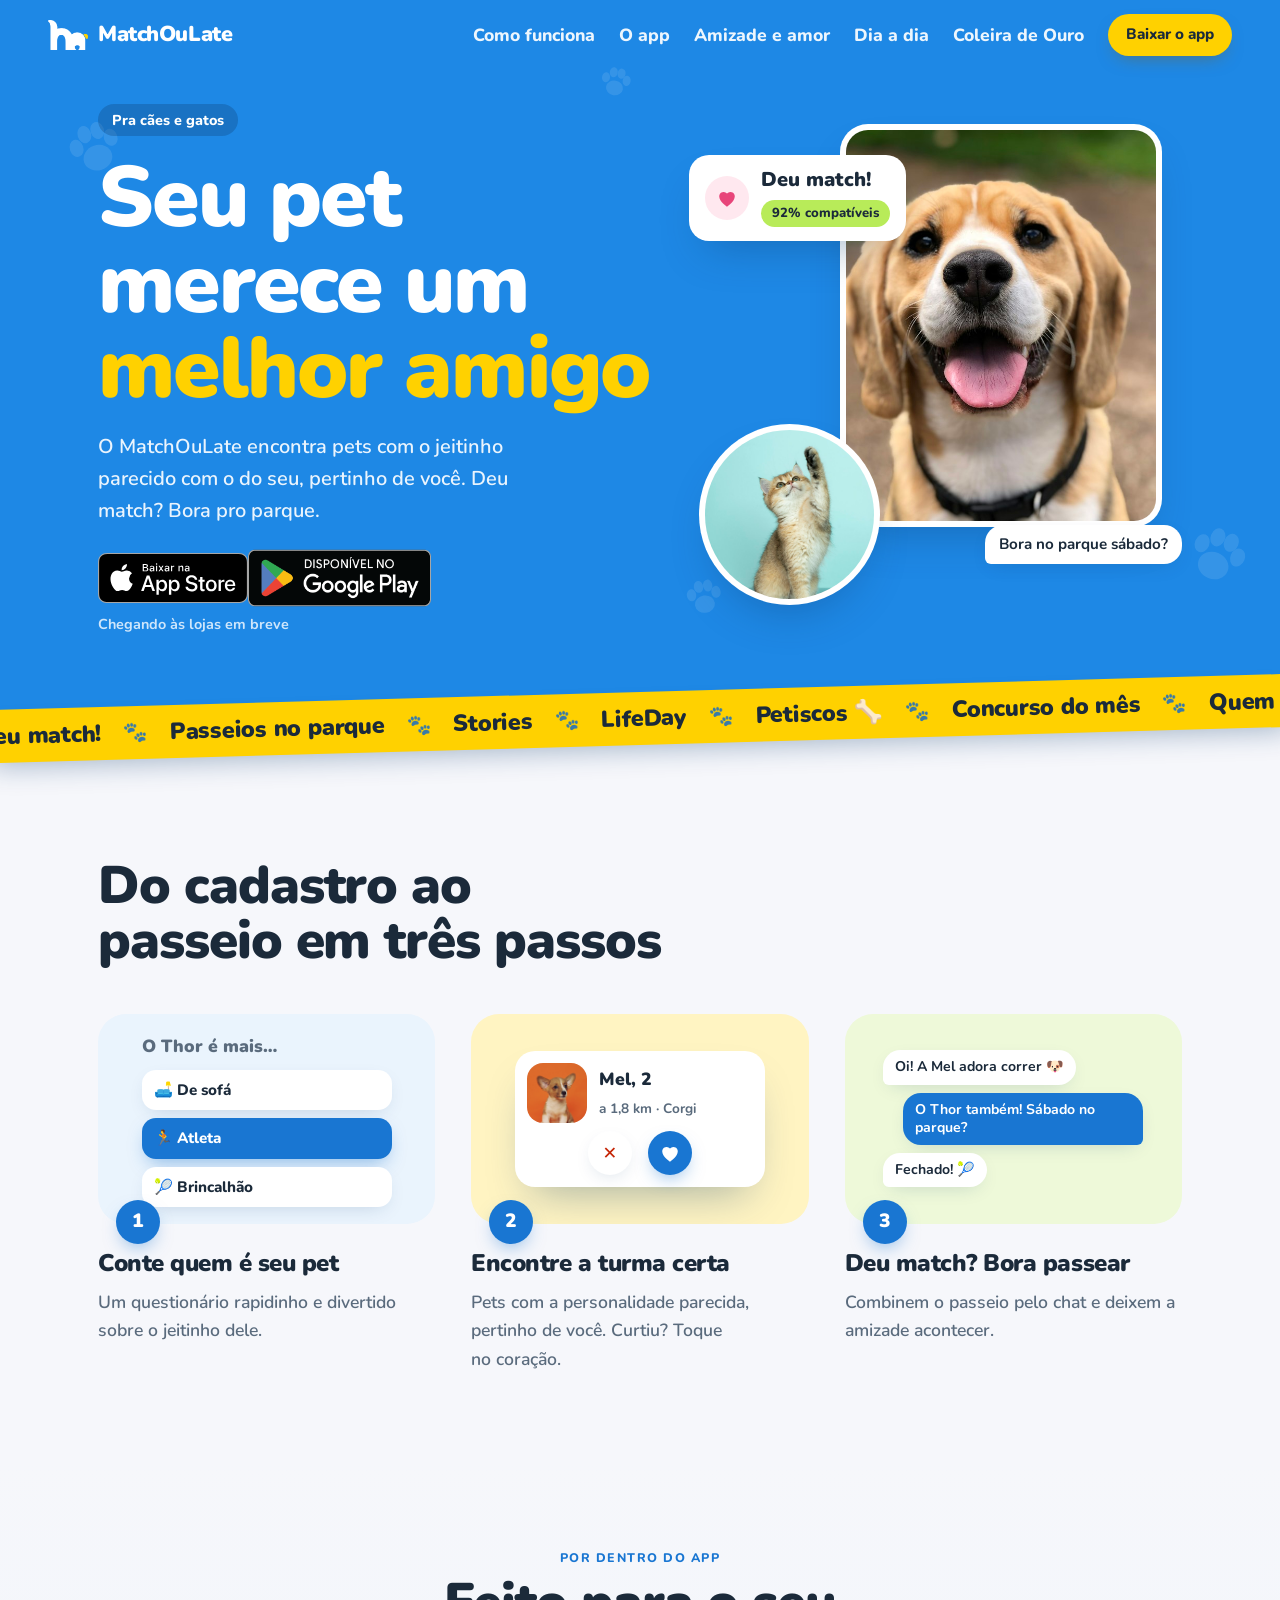
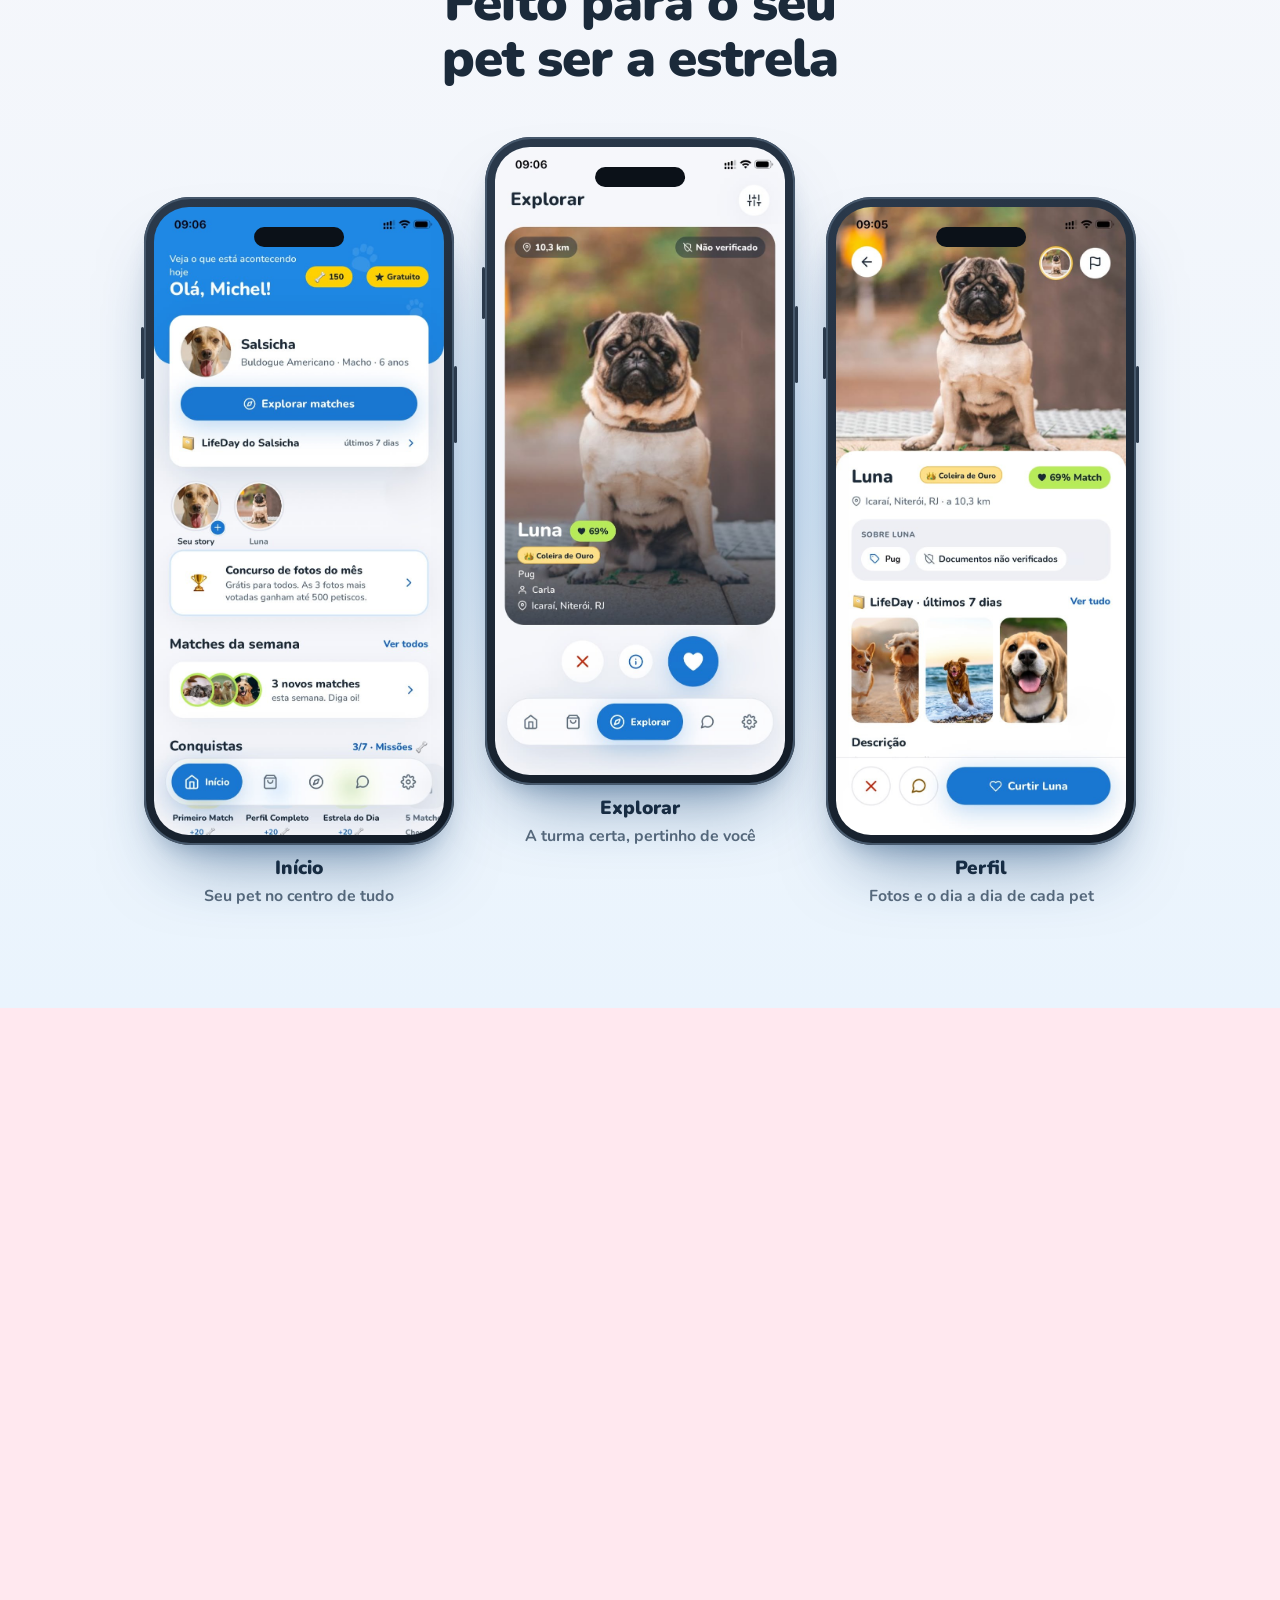
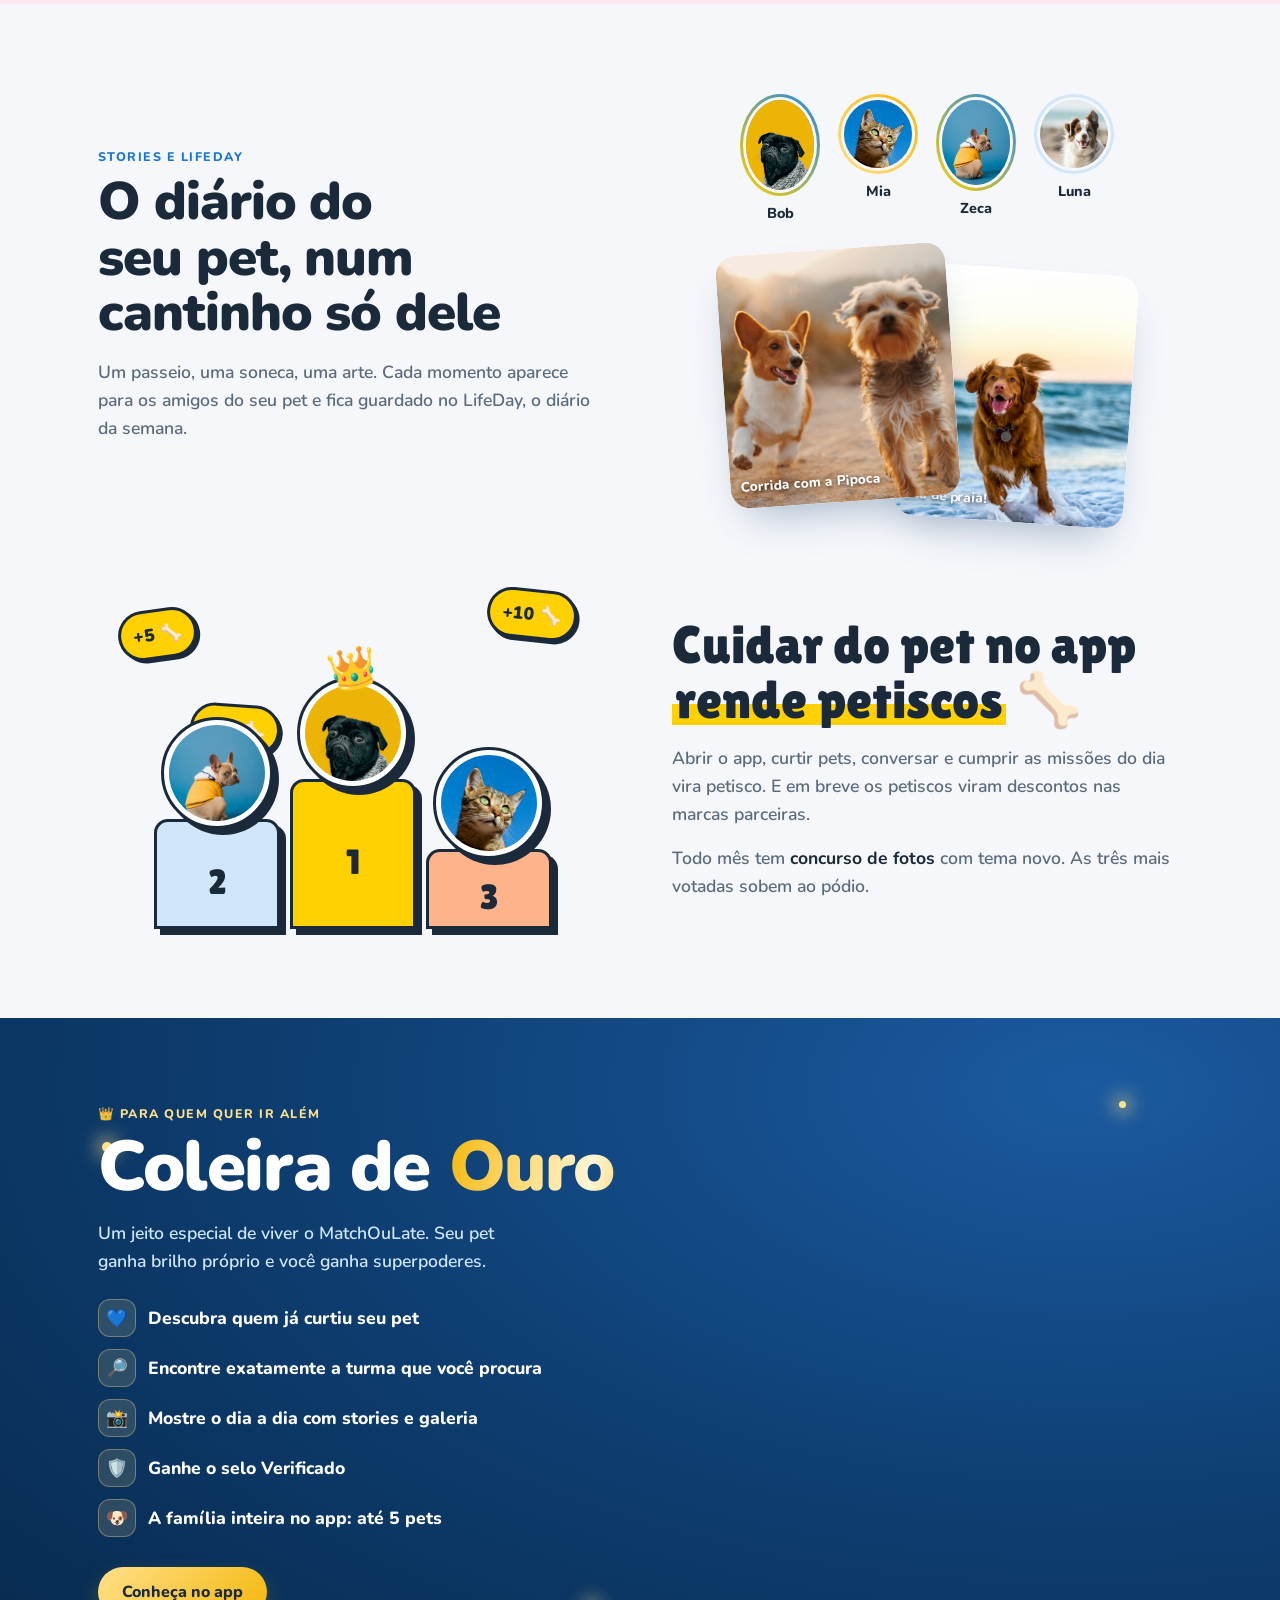
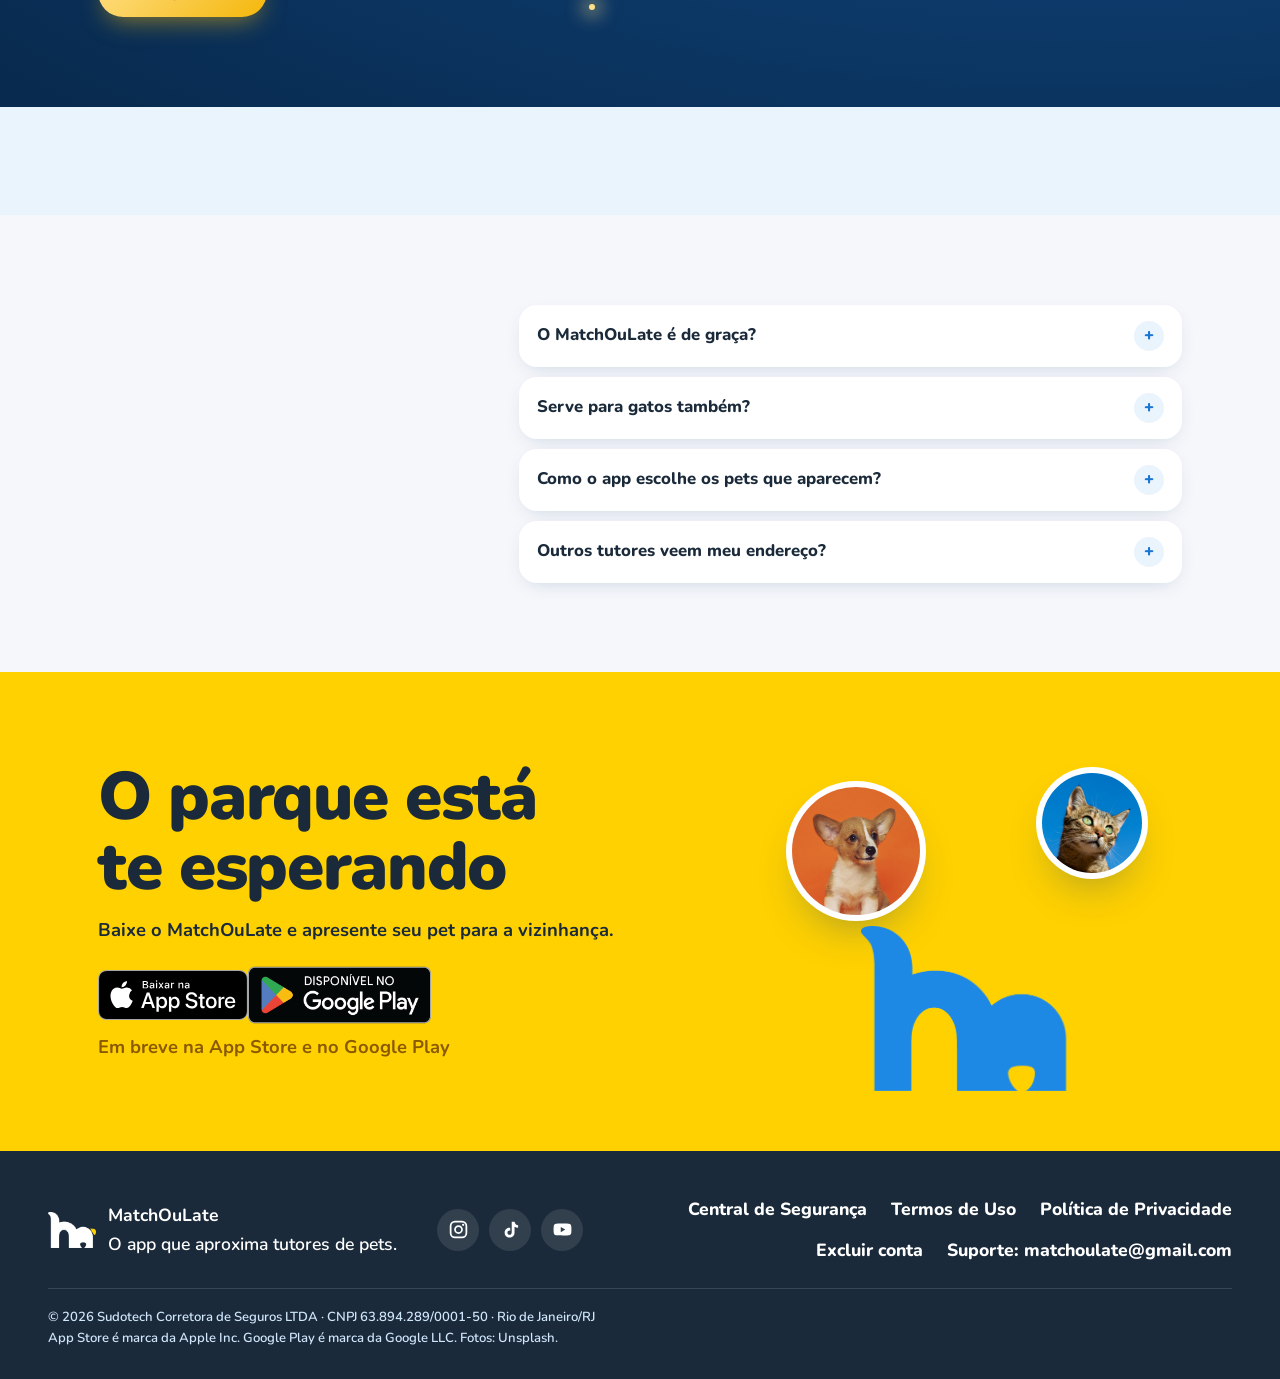
<file: index.html>
<!doctype html>
<html lang="pt-BR">
<head>
<meta charset="utf-8">
<meta name="viewport" content="width=device-width, initial-scale=1">
<title>MatchOuLate · Seu pet merece um melhor amigo</title>
<meta name="description" content="O app que aproxima tutores de cães e gatos para amizades e passeios. Baixe o MatchOuLate.">
<meta property="og:title" content="MatchOuLate · Seu pet merece um melhor amigo">
<meta property="og:description" content="Encontre pets com a personalidade parecida com a do seu, pertinho de você.">
<meta property="og:image" content="img/pets/casal.jpg">
<meta name="theme-color" content="#1E88E5">
<link rel="icon" href="img/favicon.png">
<link rel="preconnect" href="https://fonts.googleapis.com">
<link rel="preconnect" href="https://fonts.gstatic.com" crossorigin>
<link href="https://fonts.googleapis.com/css2?family=Lilita+One&family=Nunito:ital,wght@0,500;0,600;0,700;0,800;0,900;1,800&display=swap" rel="stylesheet">
<link rel="stylesheet" href="styles.css">
<script>document.documentElement.classList.add("js")</script>
</head>
<body>

<a class="pular" href="#conteudo">Pular para o conteúdo</a>

<header class="topo" data-topo>
  <a class="marca" href="#inicio" aria-label="MatchOuLate, início">
    <img src="img/logo-branco.png" alt="" width="54" height="40" class="marca__claro">
    <img src="img/logo.png" alt="" width="54" height="40" class="marca__escuro">
    <span>MatchOuLate</span>
  </a>
  <nav class="menu" aria-label="Seções">
    <a href="#como">Como funciona</a>
    <a href="#app">O app</a>
    <a href="#amor">Amizade e amor</a>
    <a href="#dia-a-dia">Dia a dia</a>
    <a href="#coleira">Coleira de Ouro</a>
  </nav>
  <a class="botao botao--amarelo botao--pequeno" href="#baixar">Baixar o app</a>
</header>

<main id="conteudo">

<!-- ============ HERÓI ============ -->
<section class="heroi" id="inicio">
  <svg class="patas-fundo" viewBox="0 0 1200 640" aria-hidden="true">
    <use href="#pata" x="60" y="90" width="58" height="58" transform="rotate(-18 89 119)"/>
    <use href="#pata" x="560" y="40" width="34" height="34" transform="rotate(10 577 57)"/>
    <use href="#pata" x="1110" y="470" width="62" height="62" transform="rotate(22 1141 501)"/>
    <use href="#pata" x="640" y="520" width="40" height="40" transform="rotate(-8 660 540)"/>
  </svg>
  <div class="miolo heroi__grade">
    <div class="heroi__texto">
      <span class="selo">Pra cães e gatos</span>
      <h1>Seu pet merece um <span class="destaque">melhor amigo</span></h1>
      <p class="heroi__sub">O MatchOuLate encontra pets com o jeitinho parecido com o do seu, pertinho de você. Deu match? Bora pro parque.</p>
      <div class="lojas">
        <a class="loja" href="#baixar" aria-label="Baixar na App Store (em breve)"><img src="img/app-store.svg" alt="Baixar na App Store" height="50"></a>
        <a class="loja loja--google" href="#baixar" aria-label="Disponível no Google Play (em breve)"><img src="img/google-play.png" alt="Disponível no Google Play" height="74"></a>
      </div>
      <p class="lojas__nota">Chegando às lojas em breve</p>
    </div>

    <div class="colagem" aria-hidden="true">
      <div class="foto foto--grande flutua"><img src="img/pets/beagle.jpg" alt=""></div>
      <div class="foto foto--circulo flutua flutua--2"><img src="img/pets/gatinho-acenando.jpg" alt=""></div>
      <div class="cartao-match flutua flutua--3">
        <span class="cartao-match__coracao"><svg viewBox="0 0 24 24"><use href="#coracao"/></svg></span>
        <div>
          <strong>Deu match!</strong>
          <span class="pilula pilula--verde">92% compatíveis</span>
        </div>
      </div>
      <span class="balao-chat balao-chat--heroi flutua flutua--2">Bora no parque sábado?</span>
    </div>
  </div>
</section>

<!-- ============ FAIXA ============ -->
<div class="faixa" aria-hidden="true">
  <div class="faixa__trilho"><span>Deu match!</span><i aria-hidden="true">🐾</i><span>Passeios no parque</span><i aria-hidden="true">🐾</i><span>Stories</span><i aria-hidden="true">🐾</i><span>LifeDay</span><i aria-hidden="true">🐾</i><span>Petiscos 🦴</span><i aria-hidden="true">🐾</i><span>Concurso do mês</span><i aria-hidden="true">🐾</i><span>Quem curtiu seu pet</span><i aria-hidden="true">🐾</i><span>Coleira de Ouro 👑</span><i aria-hidden="true">🐾</i><span>Cães e gatos</span><i aria-hidden="true">🐾</i><span>Deu match!</span><i aria-hidden="true">🐾</i><span>Passeios no parque</span><i aria-hidden="true">🐾</i><span>Stories</span><i aria-hidden="true">🐾</i><span>LifeDay</span><i aria-hidden="true">🐾</i><span>Petiscos 🦴</span><i aria-hidden="true">🐾</i><span>Concurso do mês</span><i aria-hidden="true">🐾</i><span>Quem curtiu seu pet</span><i aria-hidden="true">🐾</i><span>Coleira de Ouro 👑</span><i aria-hidden="true">🐾</i><span>Cães e gatos</span><i aria-hidden="true">🐾</i></div>
</div>

<!-- ============ COMO FUNCIONA ============ -->
<section class="como" id="como">
  <div class="miolo">
    <p class="sobrescrito revela">Como funciona</p>
    <h2 class="titulo-secao revela">Do cadastro ao passeio em três passos</h2>
    <ol class="passos">
      <li class="passo revela">
        <div class="passo__cena passo__cena--azul" aria-hidden="true">
          <div class="pergunta">
            <p>O Thor é mais…</p>
            <span class="opcao">🛋️ De sofá</span>
            <span class="opcao opcao--ativa">🏃 Atleta</span>
            <span class="opcao">🎾 Brincalhão</span>
          </div>
        </div>
        <span class="passo__num">1</span>
        <h3>Conte quem é seu pet</h3>
        <p>Um questionário rapidinho e divertido sobre o jeitinho dele.</p>
      </li>
      <li class="passo revela">
        <div class="passo__cena passo__cena--amarelo" aria-hidden="true">
          <div class="mini-perfil">
            <div class="mini-perfil__foto"><img src="img/pets/corgi.jpg" alt=""></div>
            <div class="mini-perfil__info"><strong>Mel, 2</strong><span>a 1,8 km · Corgi</span></div>
            <div class="mini-perfil__acoes"><span class="redondo redondo--nao">✕</span><span class="redondo redondo--sim"><svg viewBox="0 0 24 24"><use href="#coracao"/></svg></span></div>
          </div>
        </div>
        <span class="passo__num">2</span>
        <h3>Encontre a turma certa</h3>
        <p>Pets com a personalidade parecida, pertinho de você. Curtiu? Toque no coração.</p>
      </li>
      <li class="passo revela">
        <div class="passo__cena passo__cena--verde" aria-hidden="true">
          <div class="conversa">
            <span class="balao-chat">Oi! A Mel adora correr 🐶</span>
            <span class="balao-chat balao-chat--eu">O Thor também! Sábado no parque?</span>
            <span class="balao-chat">Fechado! 🎾</span>
          </div>
        </div>
        <span class="passo__num">3</span>
        <h3>Deu match? Bora passear</h3>
        <p>Combinem o passeio pelo chat e deixem a amizade acontecer.</p>
      </li>
    </ol>
  </div>
</section>

<!-- ============ POR DENTRO DO APP ============ -->
<section class="vitrine" id="app">
  <div class="miolo">
    <div class="vitrine__cabeca revela">
      <p class="sobrescrito">Por dentro do app</p>
      <h2 class="titulo-secao">Feito para o seu pet ser a estrela</h2>
    </div>
    <div class="vitrine__aparelhos">
      <figure class="aparelho-bloco revela">
        <div class="aparelho"><span class="aparelho__ilha"></span><div class="aparelho__tela"><img src="img/app-inicio.jpg" alt="Tela Início do MatchOuLate com o perfil do pet, stories e concurso do mês" loading="lazy"></div></div>
        <figcaption><strong>Início</strong>Seu pet no centro de tudo</figcaption>
      </figure>
      <figure class="aparelho-bloco aparelho-bloco--meio revela">
        <div class="aparelho"><span class="aparelho__ilha"></span><div class="aparelho__tela"><img src="img/app-explorar.jpg" alt="Tela Explorar do MatchOuLate com o cartão de um pet perto de você" loading="lazy"></div></div>
        <figcaption><strong>Explorar</strong>A turma certa, pertinho de você</figcaption>
      </figure>
      <figure class="aparelho-bloco revela">
        <div class="aparelho"><span class="aparelho__ilha"></span><div class="aparelho__tela"><img src="img/app-perfil.jpg" alt="Perfil de um pet no MatchOuLate com fotos do LifeDay" loading="lazy"></div></div>
        <figcaption><strong>Perfil</strong>Fotos e o dia a dia de cada pet</figcaption>
      </figure>
    </div>
  </div>
</section>

<!-- ============ AMIZADE & AMOR ============ -->
<section class="amor" id="amor">
  <div class="miolo amor__grade">
    <div class="amor__foto revela" aria-hidden="true">
      <svg viewBox="0 0 400 362" class="coracao-foto">
        <defs><clipPath id="corte-coracao"><path d="M200 350 C 120 290, 10 220, 10 120 C 10 55, 60 10, 118 10 C 158 10, 186 32, 200 62 C 214 32, 242 10, 282 10 C 340 10, 390 55, 390 120 C 390 220, 280 290, 200 350Z"/></clipPath></defs>
        <image href="img/pets/casal.jpg" x="-10" y="-82" width="420" height="546" preserveAspectRatio="xMidYMid slice" clip-path="url(#corte-coracao)"/>
        <path class="coracao-foto__borda" d="M200 350 C 120 290, 10 220, 10 120 C 10 55, 60 10, 118 10 C 158 10, 186 32, 200 62 C 214 32, 242 10, 282 10 C 340 10, 390 55, 390 120 C 390 220, 280 290, 200 350Z"/>
      </svg>
      <span class="coracoes"><i>❤</i><i>❤</i><i>❤</i><i>❤</i></span>
    </div>
    <div class="amor__texto revela">
      <p class="sobrescrito">Amizade e amor</p>
      <h2 class="titulo-secao">Às vezes vira amizade. <span class="destaque-rosa">Às vezes, amor.</span></h2>
      <p>Tem pet que quer um parceiro de corrida. Tem pet que encontra a alma gêmea de quatro patas. Você conta o que procura e o MatchOuLate aproxima quem combina.</p>
      <div class="chips">
        <span class="chip">🐾 Amigos e passeios</span>
        <span class="chip">💘 Namoro</span>
        <span class="chip">✨ Os dois</span>
      </div>
    </div>
  </div>
</section>

<!-- ============ DIA A DIA ============ -->
<section class="dia" id="dia-a-dia">
  <div class="miolo dia__grade">
    <div class="dia__texto revela">
      <p class="sobrescrito">Stories e LifeDay</p>
      <h2 class="titulo-secao">O diário do seu pet, num cantinho só dele</h2>
      <p>Um passeio, uma soneca, uma arte. Cada momento aparece para os amigos do seu pet e fica guardado no LifeDay, o diário da semana.</p>
    </div>
    <div class="dia__cena revela" aria-hidden="true">
      <div class="stories">
        <span class="story"><span class="story__anel"><img src="img/pets/pug.jpg" alt=""></span>Bob</span>
        <span class="story"><span class="story__anel story__anel--ouro"><img src="img/pets/gato-azul.jpg" alt=""></span>Mia</span>
        <span class="story"><span class="story__anel"><img src="img/pets/buldogue.jpg" alt=""></span>Zeca</span>
        <span class="story"><span class="story__anel story__anel--visto"><img src="img/pets/pastor.jpg" alt=""></span>Luna</span>
      </div>
      <div class="lifeday">
        <figure class="lifeday__foto lifeday__foto--1"><img src="img/pets/passeio.jpg" alt=""><figcaption>Corrida com a Pipoca</figcaption></figure>
        <figure class="lifeday__foto lifeday__foto--2"><img src="img/pets/praia.jpg" alt=""><figcaption>Dia de praia!</figcaption></figure>
      </div>
    </div>
  </div>

  <!-- Petiscos: aqui o visual figurinha fica, é a parte de jogo do app -->
  <div class="miolo dia__grade dia__grade--inverso figurinha">
    <div class="dia__texto revela">
      <h2 class="titulo-secao">Cuidar do pet no app <span class="marca-texto">rende petiscos</span> 🦴</h2>
      <p>Abrir o app, curtir pets, conversar e cumprir as missões do dia vira petisco. E em breve os petiscos viram descontos nas marcas parceiras.</p>
      <p>Todo mês tem <strong>concurso de fotos</strong> com tema novo. As três mais votadas sobem ao pódio.</p>
    </div>
    <div class="dia__cena dia__cena--podio revela" aria-hidden="true">
      <span class="moeda m1">+5 🦴</span><span class="moeda m2">+10 🦴</span><span class="moeda m3">+15 🦴</span>
      <div class="podio">
        <div class="podio__lugar podio__lugar--2"><div class="foto-adesivo foto-adesivo--podio"><img src="img/pets/buldogue.jpg" alt=""></div><span class="podio__bloco">2</span></div>
        <div class="podio__lugar podio__lugar--1"><span class="coroa">👑</span><div class="foto-adesivo foto-adesivo--podio"><img src="img/pets/pug.jpg" alt=""></div><span class="podio__bloco">1</span></div>
        <div class="podio__lugar podio__lugar--3"><div class="foto-adesivo foto-adesivo--podio"><img src="img/pets/gato-azul.jpg" alt=""></div><span class="podio__bloco">3</span></div>
      </div>
    </div>
  </div>
</section>

<!-- ============ COLEIRA DE OURO ============ -->
<section class="coleira" id="coleira">
  <span class="coleira__brilho b1" aria-hidden="true"></span><span class="coleira__brilho b2" aria-hidden="true"></span><span class="coleira__brilho b3" aria-hidden="true"></span>
  <div class="miolo coleira__grade">
    <div class="coleira__texto revela">
      <p class="sobrescrito sobrescrito--ouro">👑 Para quem quer ir além</p>
      <h2 class="coleira__titulo">Coleira de <span>Ouro</span></h2>
      <p class="coleira__sub">Um jeito especial de viver o MatchOuLate. Seu pet ganha brilho próprio e você ganha superpoderes.</p>
      <ul class="poderes">
        <li><span>💙</span>Descubra quem já curtiu seu pet</li>
        <li><span>🔎</span>Encontre exatamente a turma que você procura</li>
        <li><span>📸</span>Mostre o dia a dia com stories e galeria</li>
        <li><span>🛡️</span>Ganhe o selo Verificado</li>
        <li><span>🐶</span>A família inteira no app: até 5 pets</li>
      </ul>
      <a class="botao botao--ouro" href="#baixar">Conheça no app</a>
    </div>
    <div class="coleira__cartao revela" aria-hidden="true">
      <div class="cartao-ouro">
        <div class="cartao-ouro__foto"><img src="img/pets/pug.jpg" alt=""><span class="cartao-ouro__coroa">👑</span></div>
        <div class="cartao-ouro__info">
          <strong>Bob</strong>
          <span class="selo-ouro">👑 Coleira de Ouro</span>
          <small>Pug · Macho · 3 anos</small>
        </div>
        <span class="cartao-ouro__botao">Explorar matches</span>
      </div>
      <div class="cartao-curtidas">
        <span class="cartao-curtidas__fotos"><img src="img/pets/corgi.jpg" alt=""><img src="img/pets/gato-azul.jpg" alt=""><img src="img/pets/pastor.jpg" alt=""></span>
        <span><strong>12 pets curtiram o Bob</strong>Veja quem são</span>
      </div>
    </div>
  </div>
</section>

<!-- ============ COMUNIDADE ============ -->
<section class="comunidade">
  <div class="miolo comunidade__grade revela">
    <p><strong>Uma comunidade que cuida.</strong> Perfis de pets de verdade, conversas tranquilas e ajuda a um toque sempre que precisar.</p>
    <a class="link-seta" href="seguranca.html">Central de Segurança</a>
  </div>
</section>

<!-- ============ DÚVIDAS ============ -->
<section class="duvidas" id="duvidas">
  <div class="miolo duvidas__grade">
    <h2 class="titulo-secao revela">Perguntas de tutor</h2>
    <div class="duvidas__lista">
      <details><summary>O MatchOuLate é de graça?</summary><p>É! Dá para criar o perfil do seu pet, curtir, dar match, conversar e participar do concurso sem pagar nada.</p></details>
      <details><summary>Serve para gatos também?</summary><p>Serve! O app é para cães e gatos, e as perguntas se adaptam a cada um.</p></details>
      <details><summary>Como o app escolhe os pets que aparecem?</summary><p>Pelo jeitinho que você conta no cadastro (energia, porte, temperamento) e pela distância. Quanto mais completo o perfil, mais certeiro o match.</p></details>
      <details><summary>Outros tutores veem meu endereço?</summary><p>Não. Aparecem só o bairro, a cidade e a distância aproximada.</p></details>
    </div>
  </div>
</section>

<!-- ============ BAIXAR ============ -->
<section class="baixar" id="baixar">
  <div class="miolo baixar__grade">
    <div class="baixar__texto revela">
      <h2 class="titulo-secao">O parque está te esperando</h2>
      <p>Baixe o MatchOuLate e apresente seu pet para a vizinhança.</p>
      <div class="lojas">
        <a class="loja" href="#" aria-label="Baixar na App Store (em breve)"><img src="img/app-store.svg" alt="Baixar na App Store" height="52"></a>
        <a class="loja loja--google" href="#" aria-label="Disponível no Google Play (em breve)"><img src="img/google-play.png" alt="Disponível no Google Play" height="78"></a>
      </div>
      <p class="lojas__nota lojas__nota--escura">Em breve na App Store e no Google Play</p>
    </div>
    <div class="baixar__pets" aria-hidden="true">
      <div class="foto foto--circulo b1"><img src="img/pets/corgi.jpg" alt=""></div>
      <div class="foto foto--circulo b2"><img src="img/pets/gato-azul.jpg" alt=""></div>
      <img class="baixar__mascote" src="img/logo.png" alt="">
    </div>
  </div>
</section>

</main>

<footer class="rodape">
  <div class="rodape__marca">
    <img src="img/logo-branco.png" alt="" width="54" height="40">
    <p><strong>MatchOuLate</strong><br>O app que aproxima tutores de pets.</p>
  </div>
  <div class="redes"><a href="https://www.instagram.com/matchoulate/" target="_blank" rel="noopener" aria-label="Instagram do MatchOuLate"><svg viewBox="0 0 24 24"><rect x="3" y="3" width="18" height="18" rx="5" fill="none" stroke="currentColor" stroke-width="2"/><circle cx="12" cy="12" r="4" fill="none" stroke="currentColor" stroke-width="2"/><circle cx="17.3" cy="6.7" r="1.3"/></svg></a><a href="https://www.tiktok.com/@matchoulateoficial" target="_blank" rel="noopener" aria-label="TikTok do MatchOuLate"><svg viewBox="0 0 24 24"><path d="M16.6 3c.4 2.2 1.9 3.8 4.1 4v3.1c-1.5 0-2.9-.4-4.1-1.2v6.4c0 3.6-2.6 5.9-5.7 5.9-3.2 0-5.6-2.5-5.6-5.6 0-3.4 2.9-5.9 6.4-5.5v3.2c-1.6-.4-3.2.7-3.2 2.4 0 1.3 1 2.4 2.4 2.4 1.5 0 2.5-1 2.5-2.9V3h3.2z"/></svg></a><a href="https://www.youtube.com/@MatchouLate" target="_blank" rel="noopener" aria-label="YouTube do MatchOuLate"><svg viewBox="0 0 24 24"><path d="M22 8.2c-.2-1.6-1-2.7-2.6-2.9C17 5 12 5 12 5s-5 0-7.4.3C3 5.5 2.2 6.6 2 8.2 1.8 9.6 1.8 12 1.8 12s0 2.4.2 3.8c.2 1.6 1 2.7 2.6 2.9C7 19 12 19 12 19s5 0 7.4-.3c1.6-.2 2.4-1.3 2.6-2.9.2-1.4.2-3.8.2-3.8s0-2.4-.2-3.8zM10 15V9l5.2 3L10 15z"/></svg></a></div>
  <nav class="rodape__links" aria-label="Links legais e de ajuda">
    <a href="seguranca.html">Central de Segurança</a>
    <a href="termos.html">Termos de Uso</a>
    <a href="privacidade.html">Política de Privacidade</a>
    <a href="excluir-conta.html">Excluir conta</a>
    <a href="mailto:matchoulate@gmail.com">Suporte: matchoulate@gmail.com</a>
  </nav>
  <p class="rodape__legal">© 2026 Sudotech Corretora de Seguros LTDA · CNPJ 63.894.289/0001-50 · Rio de Janeiro/RJ<br>App Store é marca da Apple Inc. Google Play é marca da Google LLC. Fotos: Unsplash.</p>
</footer>

<svg width="0" height="0" style="position:absolute" aria-hidden="true">
  <symbol id="coracao" viewBox="0 0 24 24"><path d="M12 21.5s-8.5-5.4-8.5-11.4A4.8 4.8 0 0 1 12 7.2a4.8 4.8 0 0 1 8.5 2.9c0 6-8.5 11.4-8.5 11.4z"/></symbol>
  <symbol id="pata" viewBox="0 0 64 64"><ellipse cx="32" cy="42" rx="15" ry="13"/><ellipse cx="14" cy="26" rx="7" ry="9"/><ellipse cx="26" cy="15" rx="7" ry="9"/><ellipse cx="40" cy="15" rx="7" ry="9"/><ellipse cx="51" cy="26" rx="7" ry="9"/></symbol>
</svg>

<script src="app.js" defer></script>
</body>
</html>
</file>
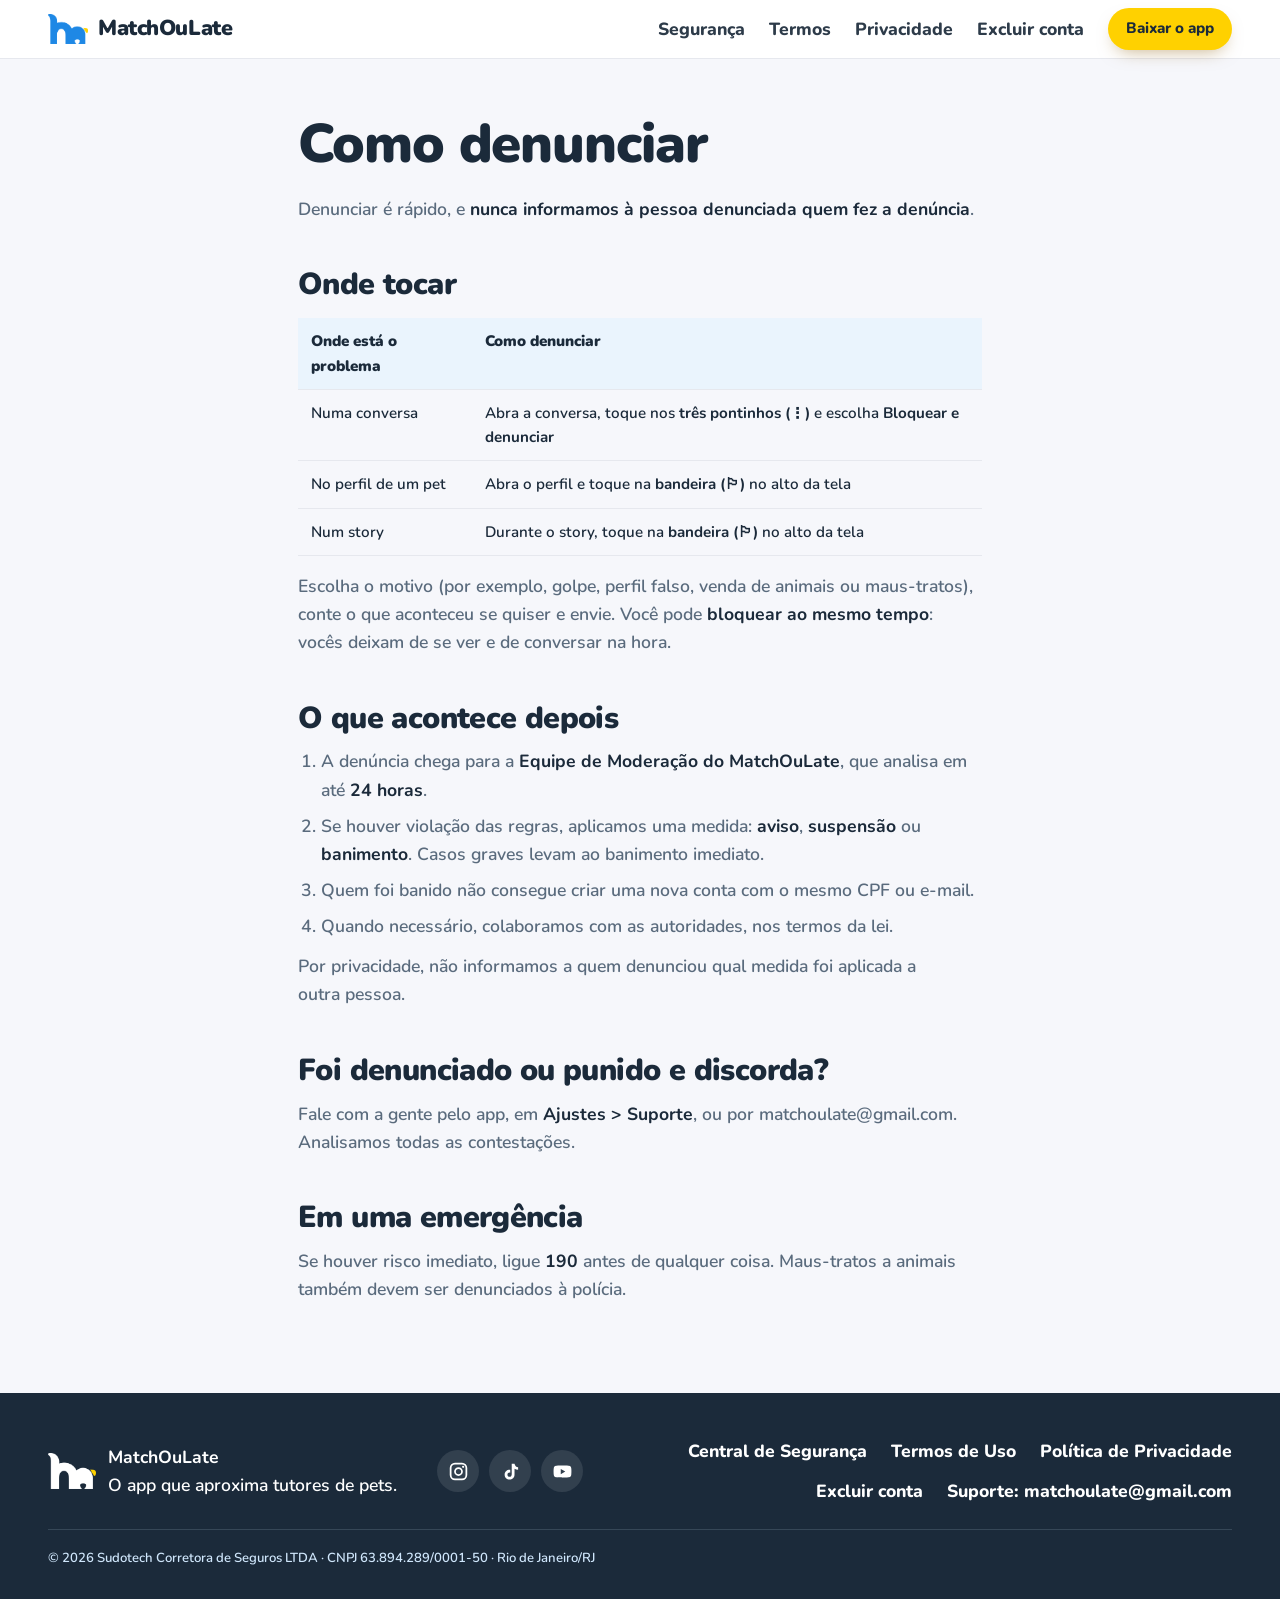
<file: como-denunciar.html>
<!doctype html>
<html lang="pt-BR">
<head>
<meta charset="utf-8">
<meta name="viewport" content="width=device-width, initial-scale=1">
<title>Como denunciar · MatchOuLate</title>
<meta name="theme-color" content="#1E88E5">
<link rel="icon" href="img/favicon.png">
<link rel="preconnect" href="https://fonts.googleapis.com">
<link rel="preconnect" href="https://fonts.gstatic.com" crossorigin>
<link href="https://fonts.googleapis.com/css2?family=Lilita+One&family=Nunito:ital,wght@0,500;0,600;0,700;0,800;0,900;1,800&display=swap" rel="stylesheet">
<link rel="stylesheet" href="styles.css">
<script>try{if(/[?&]app=1/.test(location.search))sessionStorage.setItem("app","1")}catch(e){}if(/[?&]app=1/.test(location.search)||(function(){try{return sessionStorage.getItem("app")==="1"}catch(e){return false}})())document.documentElement.classList.add("no-app")</script>
</head>
<body class="pagina">
<header class="topo is-rolado">
  <a class="marca" href="index.html" aria-label="MatchOuLate, início"><img src="img/logo.png" alt="" width="54" height="40"><span>MatchOuLate</span></a>
  <nav class="menu" aria-label="Páginas">
    <a href="seguranca.html">Segurança</a><a href="termos.html">Termos</a><a href="privacidade.html">Privacidade</a><a href="excluir-conta.html">Excluir conta</a>
  </nav>
  <a class="botao botao--amarelo botao--pequeno" href="index.html#baixar">Baixar o app</a>
</header>
<main class="documento">
<h1>Como denunciar</h1>
<p>Denunciar é rápido, e <strong>nunca informamos à pessoa denunciada quem fez a denúncia</strong>.</p>
<h2>Onde tocar</h2>
<table>
<thead>
<tr>
<th>Onde está o problema</th>
<th>Como denunciar</th>
</tr>
</thead>
<tbody>
<tr>
<td>Numa conversa</td>
<td>Abra a conversa, toque nos <strong>três pontinhos (⋮)</strong> e escolha <strong>Bloquear e denunciar</strong></td>
</tr>
<tr>
<td>No perfil de um pet</td>
<td>Abra o perfil e toque na <strong>bandeira (🏳)</strong> no alto da tela</td>
</tr>
<tr>
<td>Num story</td>
<td>Durante o story, toque na <strong>bandeira (🏳)</strong> no alto da tela</td>
</tr>
</tbody>
</table>
<p>Escolha o motivo (por exemplo, golpe, perfil falso, venda de animais ou maus-tratos), conte o que aconteceu se quiser e envie. Você pode <strong>bloquear ao mesmo tempo</strong>: vocês deixam de se ver e de conversar na hora.</p>
<h2>O que acontece depois</h2>
<ol>
<li>A denúncia chega para a <strong>Equipe de Moderação do MatchOuLate</strong>, que analisa em até <strong>24 horas</strong>.</li>
<li>Se houver violação das regras, aplicamos uma medida: <strong>aviso</strong>, <strong>suspensão</strong> ou <strong>banimento</strong>. Casos graves levam ao banimento imediato.</li>
<li>Quem foi banido não consegue criar uma nova conta com o mesmo CPF ou e-mail.</li>
<li>Quando necessário, colaboramos com as autoridades, nos termos da lei.</li>
</ol>
<p>Por privacidade, não informamos a quem denunciou qual medida foi aplicada a outra pessoa.</p>
<h2>Foi denunciado ou punido e discorda?</h2>
<p>Fale com a gente pelo app, em <strong>Ajustes &gt; Suporte</strong>, ou por matchoulate@gmail.com. Analisamos todas as contestações.</p>
<h2>Em uma emergência</h2>
<p>Se houver risco imediato, ligue <strong>190</strong> antes de qualquer coisa. Maus-tratos a animais também devem ser denunciados à polícia.</p>
</main>
<footer class="rodape">
  <div class="rodape__marca"><img src="img/logo-branco.png" alt="" width="54" height="40"><p><strong>MatchOuLate</strong><br>O app que aproxima tutores de pets.</p></div>
  <div class="redes"><a href="https://www.instagram.com/matchoulate/" target="_blank" rel="noopener" aria-label="Instagram do MatchOuLate"><svg viewBox="0 0 24 24"><rect x="3" y="3" width="18" height="18" rx="5" fill="none" stroke="currentColor" stroke-width="2"/><circle cx="12" cy="12" r="4" fill="none" stroke="currentColor" stroke-width="2"/><circle cx="17.3" cy="6.7" r="1.3"/></svg></a><a href="https://www.tiktok.com/@matchoulateoficial" target="_blank" rel="noopener" aria-label="TikTok do MatchOuLate"><svg viewBox="0 0 24 24"><path d="M16.6 3c.4 2.2 1.9 3.8 4.1 4v3.1c-1.5 0-2.9-.4-4.1-1.2v6.4c0 3.6-2.6 5.9-5.7 5.9-3.2 0-5.6-2.5-5.6-5.6 0-3.4 2.9-5.9 6.4-5.5v3.2c-1.6-.4-3.2.7-3.2 2.4 0 1.3 1 2.4 2.4 2.4 1.5 0 2.5-1 2.5-2.9V3h3.2z"/></svg></a><a href="https://www.youtube.com/@MatchouLate" target="_blank" rel="noopener" aria-label="YouTube do MatchOuLate"><svg viewBox="0 0 24 24"><path d="M22 8.2c-.2-1.6-1-2.7-2.6-2.9C17 5 12 5 12 5s-5 0-7.4.3C3 5.5 2.2 6.6 2 8.2 1.8 9.6 1.8 12 1.8 12s0 2.4.2 3.8c.2 1.6 1 2.7 2.6 2.9C7 19 12 19 12 19s5 0 7.4-.3c1.6-.2 2.4-1.3 2.6-2.9.2-1.4.2-3.8.2-3.8s0-2.4-.2-3.8zM10 15V9l5.2 3L10 15z"/></svg></a></div>
  <nav class="rodape__links" aria-label="Links legais e de ajuda">
    <a href="seguranca.html">Central de Segurança</a><a href="termos.html">Termos de Uso</a><a href="privacidade.html">Política de Privacidade</a><a href="excluir-conta.html">Excluir conta</a><a href="mailto:matchoulate@gmail.com">Suporte: matchoulate@gmail.com</a>
  </nav>
  <p class="rodape__legal">© 2026 Sudotech Corretora de Seguros LTDA · CNPJ 63.894.289/0001-50 · Rio de Janeiro/RJ</p>
</footer>
</body>
</html>
</file>
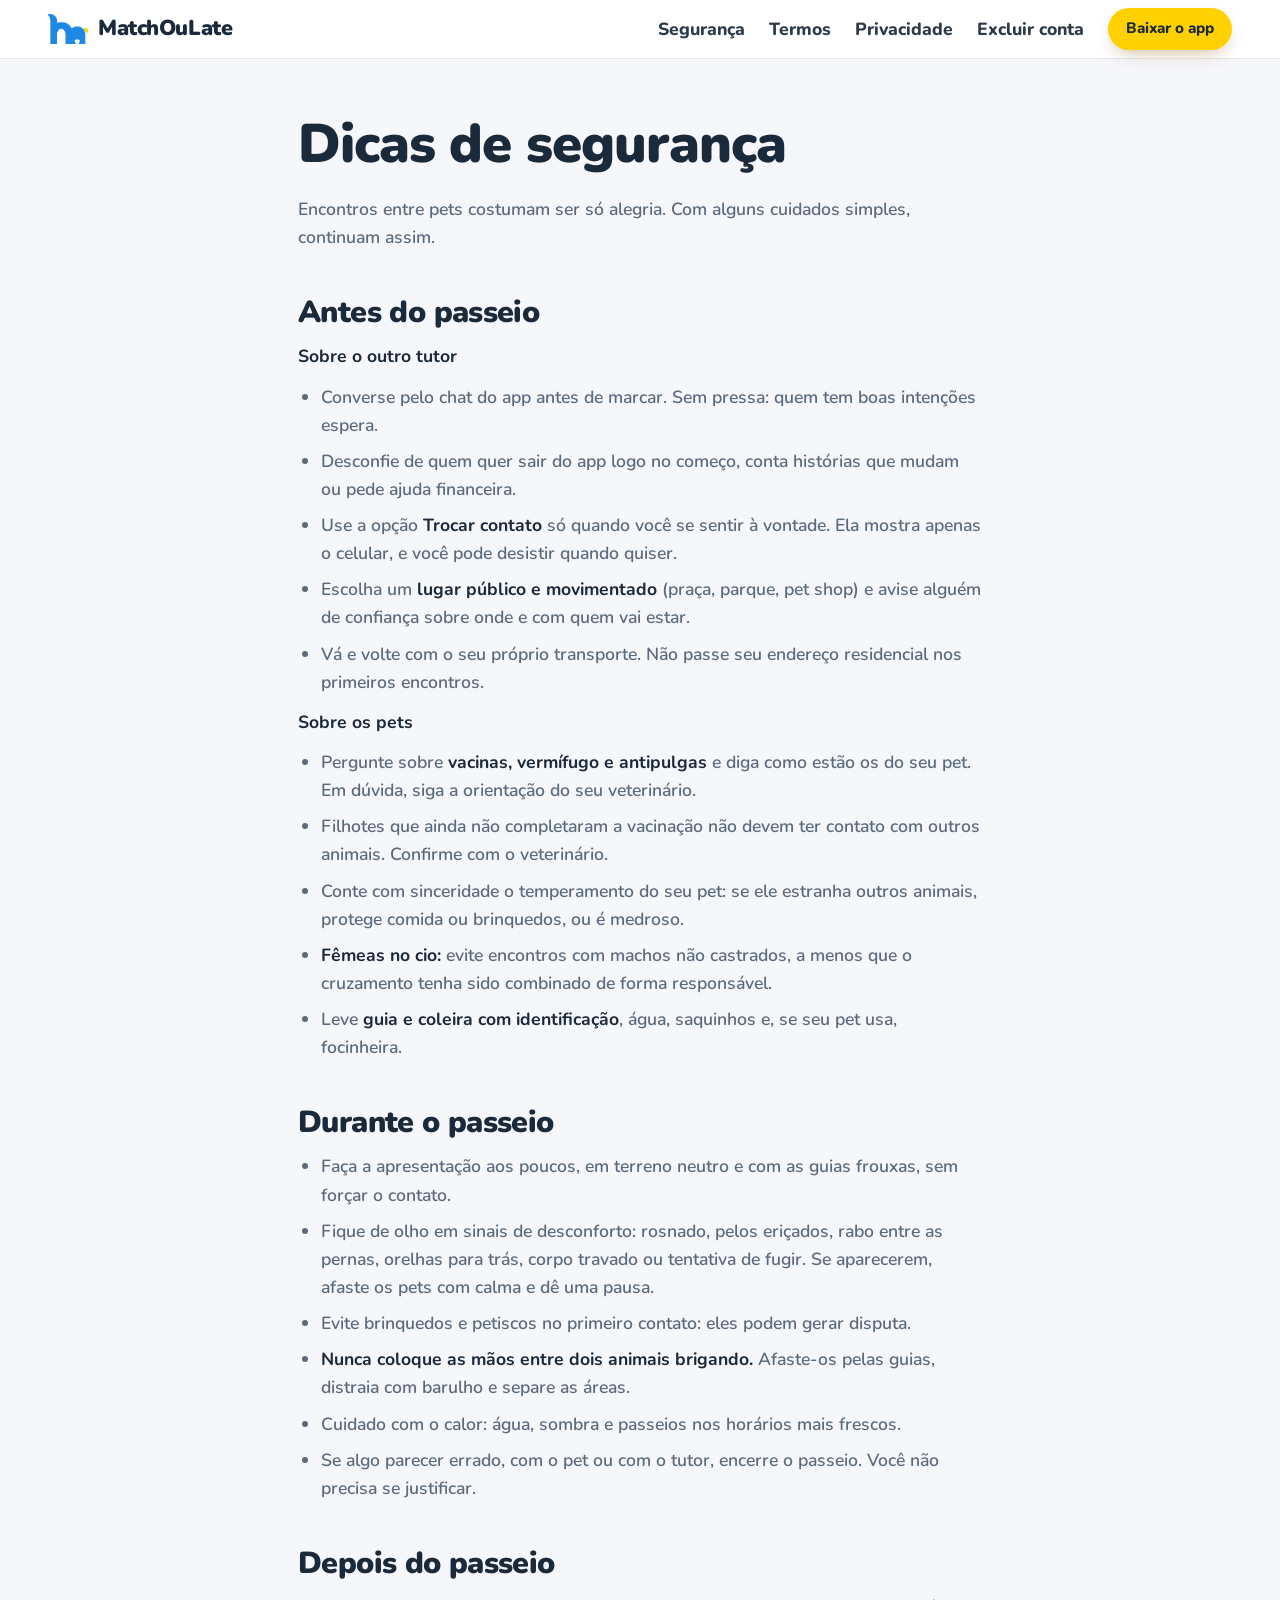
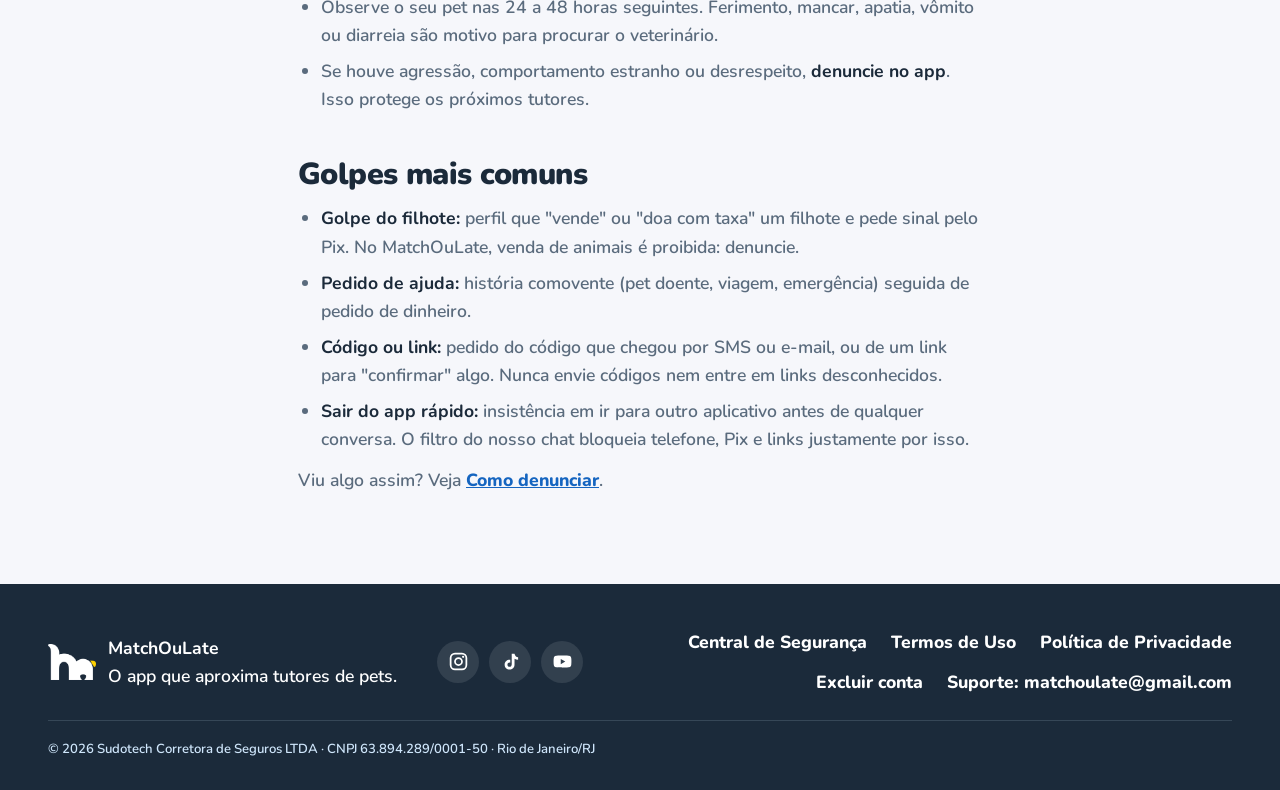
<file: dicas-de-seguranca.html>
<!doctype html>
<html lang="pt-BR">
<head>
<meta charset="utf-8">
<meta name="viewport" content="width=device-width, initial-scale=1">
<title>Dicas de segurança · MatchOuLate</title>
<meta name="theme-color" content="#1E88E5">
<link rel="icon" href="img/favicon.png">
<link rel="preconnect" href="https://fonts.googleapis.com">
<link rel="preconnect" href="https://fonts.gstatic.com" crossorigin>
<link href="https://fonts.googleapis.com/css2?family=Lilita+One&family=Nunito:ital,wght@0,500;0,600;0,700;0,800;0,900;1,800&display=swap" rel="stylesheet">
<link rel="stylesheet" href="styles.css">
<script>try{if(/[?&]app=1/.test(location.search))sessionStorage.setItem("app","1")}catch(e){}if(/[?&]app=1/.test(location.search)||(function(){try{return sessionStorage.getItem("app")==="1"}catch(e){return false}})())document.documentElement.classList.add("no-app")</script>
</head>
<body class="pagina">
<header class="topo is-rolado">
  <a class="marca" href="index.html" aria-label="MatchOuLate, início"><img src="img/logo.png" alt="" width="54" height="40"><span>MatchOuLate</span></a>
  <nav class="menu" aria-label="Páginas">
    <a href="seguranca.html">Segurança</a><a href="termos.html">Termos</a><a href="privacidade.html">Privacidade</a><a href="excluir-conta.html">Excluir conta</a>
  </nav>
  <a class="botao botao--amarelo botao--pequeno" href="index.html#baixar">Baixar o app</a>
</header>
<main class="documento">
<h1>Dicas de segurança</h1>
<p>Encontros entre pets costumam ser só alegria. Com alguns cuidados simples, continuam assim.</p>
<h2>Antes do passeio</h2>
<p><strong>Sobre o outro tutor</strong></p>
<ul>
<li>Converse pelo chat do app antes de marcar. Sem pressa: quem tem boas intenções espera.</li>
<li>Desconfie de quem quer sair do app logo no começo, conta histórias que mudam ou pede ajuda financeira.</li>
<li>Use a opção <strong>Trocar contato</strong> só quando você se sentir à vontade. Ela mostra apenas o celular, e você pode desistir quando quiser.</li>
<li>Escolha um <strong>lugar público e movimentado</strong> (praça, parque, pet shop) e avise alguém de confiança sobre onde e com quem vai estar.</li>
<li>Vá e volte com o seu próprio transporte. Não passe seu endereço residencial nos primeiros encontros.</li>
</ul>
<p><strong>Sobre os pets</strong></p>
<ul>
<li>Pergunte sobre <strong>vacinas, vermífugo e antipulgas</strong> e diga como estão os do seu pet. Em dúvida, siga a orientação do seu veterinário.</li>
<li>Filhotes que ainda não completaram a vacinação não devem ter contato com outros animais. Confirme com o veterinário.</li>
<li>Conte com sinceridade o temperamento do seu pet: se ele estranha outros animais, protege comida ou brinquedos, ou é medroso.</li>
<li><strong>Fêmeas no cio:</strong> evite encontros com machos não castrados, a menos que o cruzamento tenha sido combinado de forma responsável.</li>
<li>Leve <strong>guia e coleira com identificação</strong>, água, saquinhos e, se seu pet usa, focinheira.</li>
</ul>
<h2>Durante o passeio</h2>
<ul>
<li>Faça a apresentação aos poucos, em terreno neutro e com as guias frouxas, sem forçar o contato.</li>
<li>Fique de olho em sinais de desconforto: rosnado, pelos eriçados, rabo entre as pernas, orelhas para trás, corpo travado ou tentativa de fugir. Se aparecerem, afaste os pets com calma e dê uma pausa.</li>
<li>Evite brinquedos e petiscos no primeiro contato: eles podem gerar disputa.</li>
<li><strong>Nunca coloque as mãos entre dois animais brigando.</strong> Afaste-os pelas guias, distraia com barulho e separe as áreas.</li>
<li>Cuidado com o calor: água, sombra e passeios nos horários mais frescos.</li>
<li>Se algo parecer errado, com o pet ou com o tutor, encerre o passeio. Você não precisa se justificar.</li>
</ul>
<h2>Depois do passeio</h2>
<ul>
<li>Observe o seu pet nas 24 a 48 horas seguintes. Ferimento, mancar, apatia, vômito ou diarreia são motivo para procurar o veterinário.</li>
<li>Se houve agressão, comportamento estranho ou desrespeito, <strong>denuncie no app</strong>. Isso protege os próximos tutores.</li>
</ul>
<h2>Golpes mais comuns</h2>
<ul>
<li><strong>Golpe do filhote:</strong> perfil que "vende" ou "doa com taxa" um filhote e pede sinal pelo Pix. No MatchOuLate, venda de animais é proibida: denuncie.</li>
<li><strong>Pedido de ajuda:</strong> história comovente (pet doente, viagem, emergência) seguida de pedido de dinheiro.</li>
<li><strong>Código ou link:</strong> pedido do código que chegou por SMS ou e-mail, ou de um link para "confirmar" algo. Nunca envie códigos nem entre em links desconhecidos.</li>
<li><strong>Sair do app rápido:</strong> insistência em ir para outro aplicativo antes de qualquer conversa. O filtro do nosso chat bloqueia telefone, Pix e links justamente por isso.</li>
</ul>
<p>Viu algo assim? Veja <a href="como-denunciar.html">Como denunciar</a>.</p>
</main>
<footer class="rodape">
  <div class="rodape__marca"><img src="img/logo-branco.png" alt="" width="54" height="40"><p><strong>MatchOuLate</strong><br>O app que aproxima tutores de pets.</p></div>
  <div class="redes"><a href="https://www.instagram.com/matchoulate/" target="_blank" rel="noopener" aria-label="Instagram do MatchOuLate"><svg viewBox="0 0 24 24"><rect x="3" y="3" width="18" height="18" rx="5" fill="none" stroke="currentColor" stroke-width="2"/><circle cx="12" cy="12" r="4" fill="none" stroke="currentColor" stroke-width="2"/><circle cx="17.3" cy="6.7" r="1.3"/></svg></a><a href="https://www.tiktok.com/@matchoulateoficial" target="_blank" rel="noopener" aria-label="TikTok do MatchOuLate"><svg viewBox="0 0 24 24"><path d="M16.6 3c.4 2.2 1.9 3.8 4.1 4v3.1c-1.5 0-2.9-.4-4.1-1.2v6.4c0 3.6-2.6 5.9-5.7 5.9-3.2 0-5.6-2.5-5.6-5.6 0-3.4 2.9-5.9 6.4-5.5v3.2c-1.6-.4-3.2.7-3.2 2.4 0 1.3 1 2.4 2.4 2.4 1.5 0 2.5-1 2.5-2.9V3h3.2z"/></svg></a><a href="https://www.youtube.com/@MatchouLate" target="_blank" rel="noopener" aria-label="YouTube do MatchOuLate"><svg viewBox="0 0 24 24"><path d="M22 8.2c-.2-1.6-1-2.7-2.6-2.9C17 5 12 5 12 5s-5 0-7.4.3C3 5.5 2.2 6.6 2 8.2 1.8 9.6 1.8 12 1.8 12s0 2.4.2 3.8c.2 1.6 1 2.7 2.6 2.9C7 19 12 19 12 19s5 0 7.4-.3c1.6-.2 2.4-1.3 2.6-2.9.2-1.4.2-3.8.2-3.8s0-2.4-.2-3.8zM10 15V9l5.2 3L10 15z"/></svg></a></div>
  <nav class="rodape__links" aria-label="Links legais e de ajuda">
    <a href="seguranca.html">Central de Segurança</a><a href="termos.html">Termos de Uso</a><a href="privacidade.html">Política de Privacidade</a><a href="excluir-conta.html">Excluir conta</a><a href="mailto:matchoulate@gmail.com">Suporte: matchoulate@gmail.com</a>
  </nav>
  <p class="rodape__legal">© 2026 Sudotech Corretora de Seguros LTDA · CNPJ 63.894.289/0001-50 · Rio de Janeiro/RJ</p>
</footer>
</body>
</html>
</file>
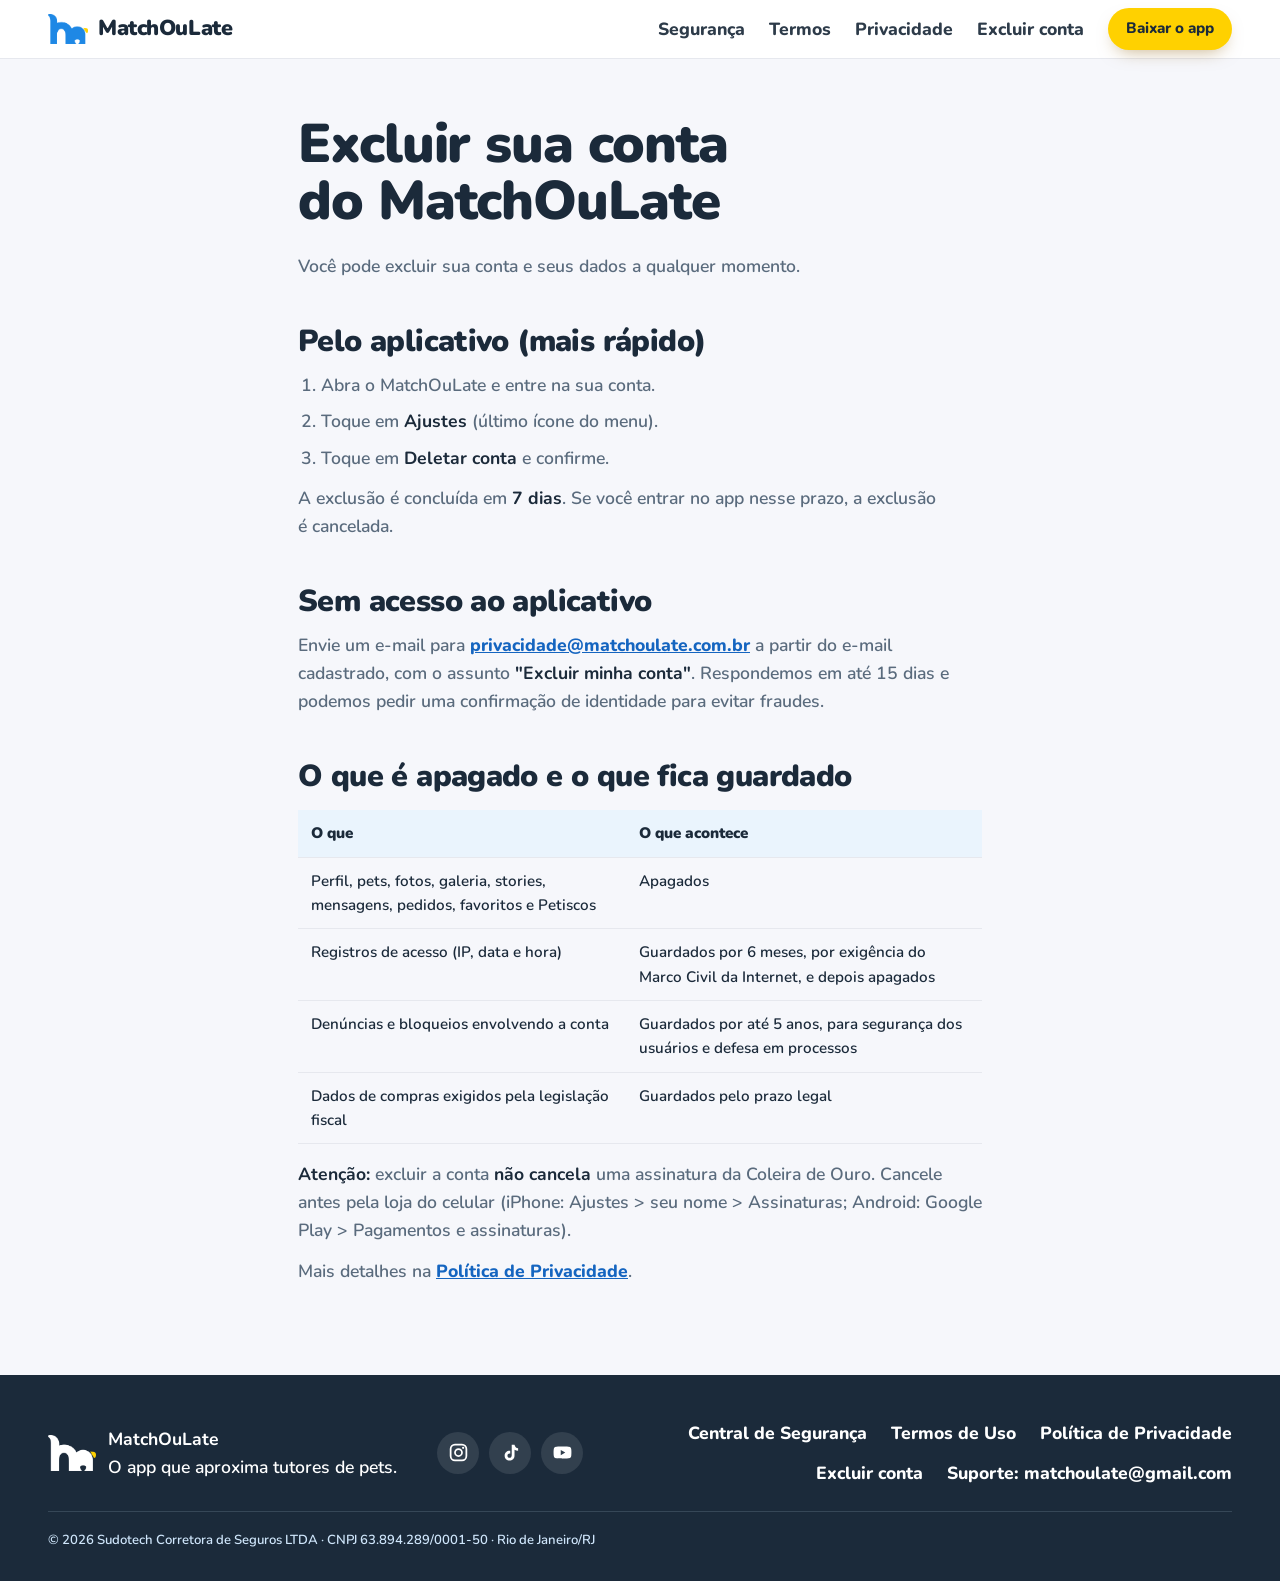
<file: excluir-conta.html>
<!doctype html>
<html lang="pt-BR">
<head>
<meta charset="utf-8">
<meta name="viewport" content="width=device-width, initial-scale=1">
<title>Excluir conta · MatchOuLate</title>
<meta name="theme-color" content="#1E88E5">
<link rel="icon" href="img/favicon.png">
<link rel="preconnect" href="https://fonts.googleapis.com">
<link rel="preconnect" href="https://fonts.gstatic.com" crossorigin>
<link href="https://fonts.googleapis.com/css2?family=Lilita+One&family=Nunito:ital,wght@0,500;0,600;0,700;0,800;0,900;1,800&display=swap" rel="stylesheet">
<link rel="stylesheet" href="styles.css">
<script>try{if(/[?&]app=1/.test(location.search))sessionStorage.setItem("app","1")}catch(e){}if(/[?&]app=1/.test(location.search)||(function(){try{return sessionStorage.getItem("app")==="1"}catch(e){return false}})())document.documentElement.classList.add("no-app")</script>
</head>
<body class="pagina">
<header class="topo is-rolado">
  <a class="marca" href="index.html" aria-label="MatchOuLate, início"><img src="img/logo.png" alt="" width="54" height="40"><span>MatchOuLate</span></a>
  <nav class="menu" aria-label="Páginas">
    <a href="seguranca.html">Segurança</a><a href="termos.html">Termos</a><a href="privacidade.html">Privacidade</a><a href="excluir-conta.html">Excluir conta</a>
  </nav>
  <a class="botao botao--amarelo botao--pequeno" href="index.html#baixar">Baixar o app</a>
</header>
<main class="documento">
<h1>Excluir sua conta do MatchOuLate</h1>
<p>Você pode excluir sua conta e seus dados a qualquer momento.</p>
<h2>Pelo aplicativo (mais rápido)</h2>
<ol>
<li>Abra o MatchOuLate e entre na sua conta.</li>
<li>Toque em <strong>Ajustes</strong> (último ícone do menu).</li>
<li>Toque em <strong>Deletar conta</strong> e confirme.</li>
</ol>
<p>A exclusão é concluída em <strong>7 dias</strong>. Se você entrar no app nesse prazo, a exclusão é cancelada.</p>
<h2>Sem acesso ao aplicativo</h2>
<p>Envie um e-mail para <strong><a href="mailto:privacidade@matchoulate.com.br">privacidade@matchoulate.com.br</a></strong> a partir do e-mail cadastrado, com o assunto <strong>"Excluir minha conta"</strong>. Respondemos em até 15 dias e podemos pedir uma confirmação de identidade para evitar fraudes.</p>
<h2>O que é apagado e o que fica guardado</h2>
<table>
<thead>
<tr>
<th>O que</th>
<th>O que acontece</th>
</tr>
</thead>
<tbody>
<tr>
<td>Perfil, pets, fotos, galeria, stories, mensagens, pedidos, favoritos e Petiscos</td>
<td>Apagados</td>
</tr>
<tr>
<td>Registros de acesso (IP, data e hora)</td>
<td>Guardados por 6 meses, por exigência do Marco Civil da Internet, e depois apagados</td>
</tr>
<tr>
<td>Denúncias e bloqueios envolvendo a conta</td>
<td>Guardados por até 5 anos, para segurança dos usuários e defesa em processos</td>
</tr>
<tr>
<td>Dados de compras exigidos pela legislação fiscal</td>
<td>Guardados pelo prazo legal</td>
</tr>
</tbody>
</table>
<p><strong>Atenção:</strong> excluir a conta <strong>não cancela</strong> uma assinatura da Coleira de Ouro. Cancele antes pela loja do celular (iPhone: Ajustes &gt; seu nome &gt; Assinaturas; Android: Google Play &gt; Pagamentos e assinaturas).</p>
<p>Mais detalhes na <a href="privacidade.html">Política de Privacidade</a>.</p>
</main>
<footer class="rodape">
  <div class="rodape__marca"><img src="img/logo-branco.png" alt="" width="54" height="40"><p><strong>MatchOuLate</strong><br>O app que aproxima tutores de pets.</p></div>
  <div class="redes"><a href="https://www.instagram.com/matchoulate/" target="_blank" rel="noopener" aria-label="Instagram do MatchOuLate"><svg viewBox="0 0 24 24"><rect x="3" y="3" width="18" height="18" rx="5" fill="none" stroke="currentColor" stroke-width="2"/><circle cx="12" cy="12" r="4" fill="none" stroke="currentColor" stroke-width="2"/><circle cx="17.3" cy="6.7" r="1.3"/></svg></a><a href="https://www.tiktok.com/@matchoulateoficial" target="_blank" rel="noopener" aria-label="TikTok do MatchOuLate"><svg viewBox="0 0 24 24"><path d="M16.6 3c.4 2.2 1.9 3.8 4.1 4v3.1c-1.5 0-2.9-.4-4.1-1.2v6.4c0 3.6-2.6 5.9-5.7 5.9-3.2 0-5.6-2.5-5.6-5.6 0-3.4 2.9-5.9 6.4-5.5v3.2c-1.6-.4-3.2.7-3.2 2.4 0 1.3 1 2.4 2.4 2.4 1.5 0 2.5-1 2.5-2.9V3h3.2z"/></svg></a><a href="https://www.youtube.com/@MatchouLate" target="_blank" rel="noopener" aria-label="YouTube do MatchOuLate"><svg viewBox="0 0 24 24"><path d="M22 8.2c-.2-1.6-1-2.7-2.6-2.9C17 5 12 5 12 5s-5 0-7.4.3C3 5.5 2.2 6.6 2 8.2 1.8 9.6 1.8 12 1.8 12s0 2.4.2 3.8c.2 1.6 1 2.7 2.6 2.9C7 19 12 19 12 19s5 0 7.4-.3c1.6-.2 2.4-1.3 2.6-2.9.2-1.4.2-3.8.2-3.8s0-2.4-.2-3.8zM10 15V9l5.2 3L10 15z"/></svg></a></div>
  <nav class="rodape__links" aria-label="Links legais e de ajuda">
    <a href="seguranca.html">Central de Segurança</a><a href="termos.html">Termos de Uso</a><a href="privacidade.html">Política de Privacidade</a><a href="excluir-conta.html">Excluir conta</a><a href="mailto:matchoulate@gmail.com">Suporte: matchoulate@gmail.com</a>
  </nav>
  <p class="rodape__legal">© 2026 Sudotech Corretora de Seguros LTDA · CNPJ 63.894.289/0001-50 · Rio de Janeiro/RJ</p>
</footer>
</body>
</html>
</file>
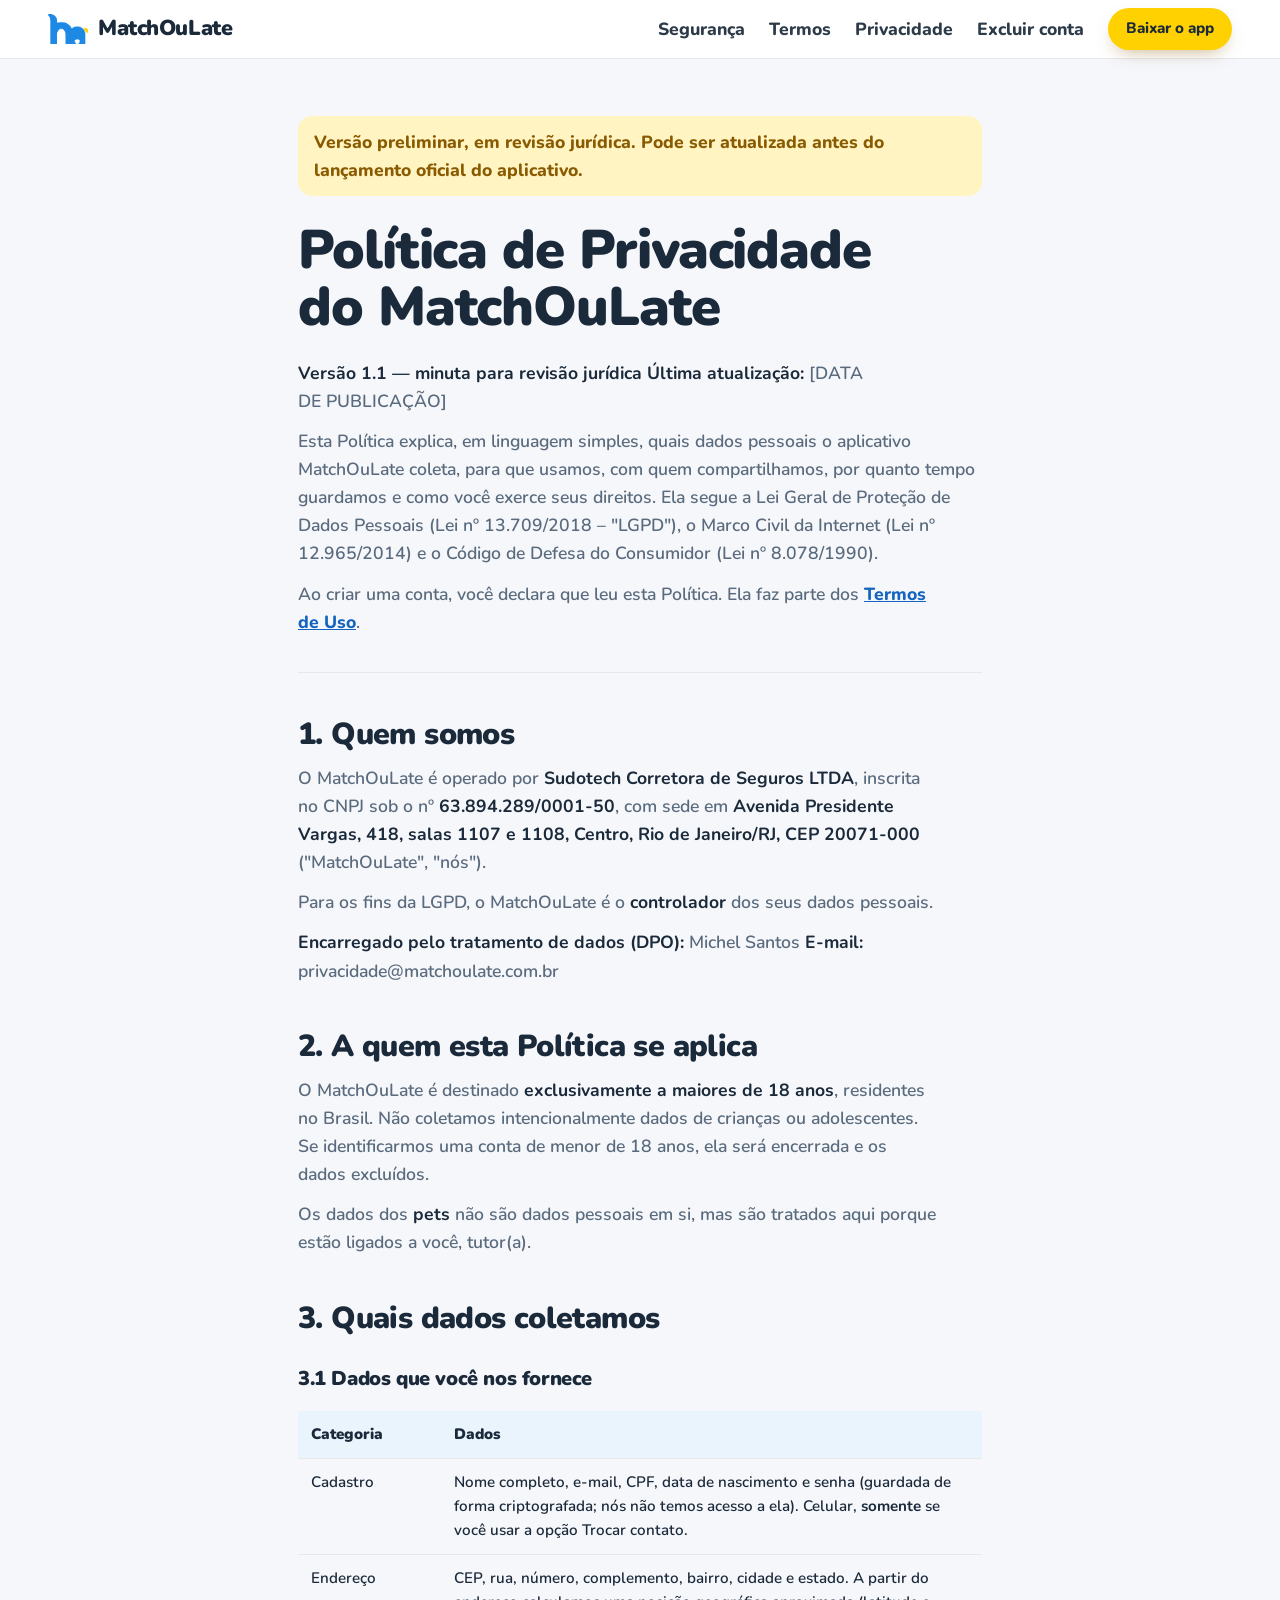
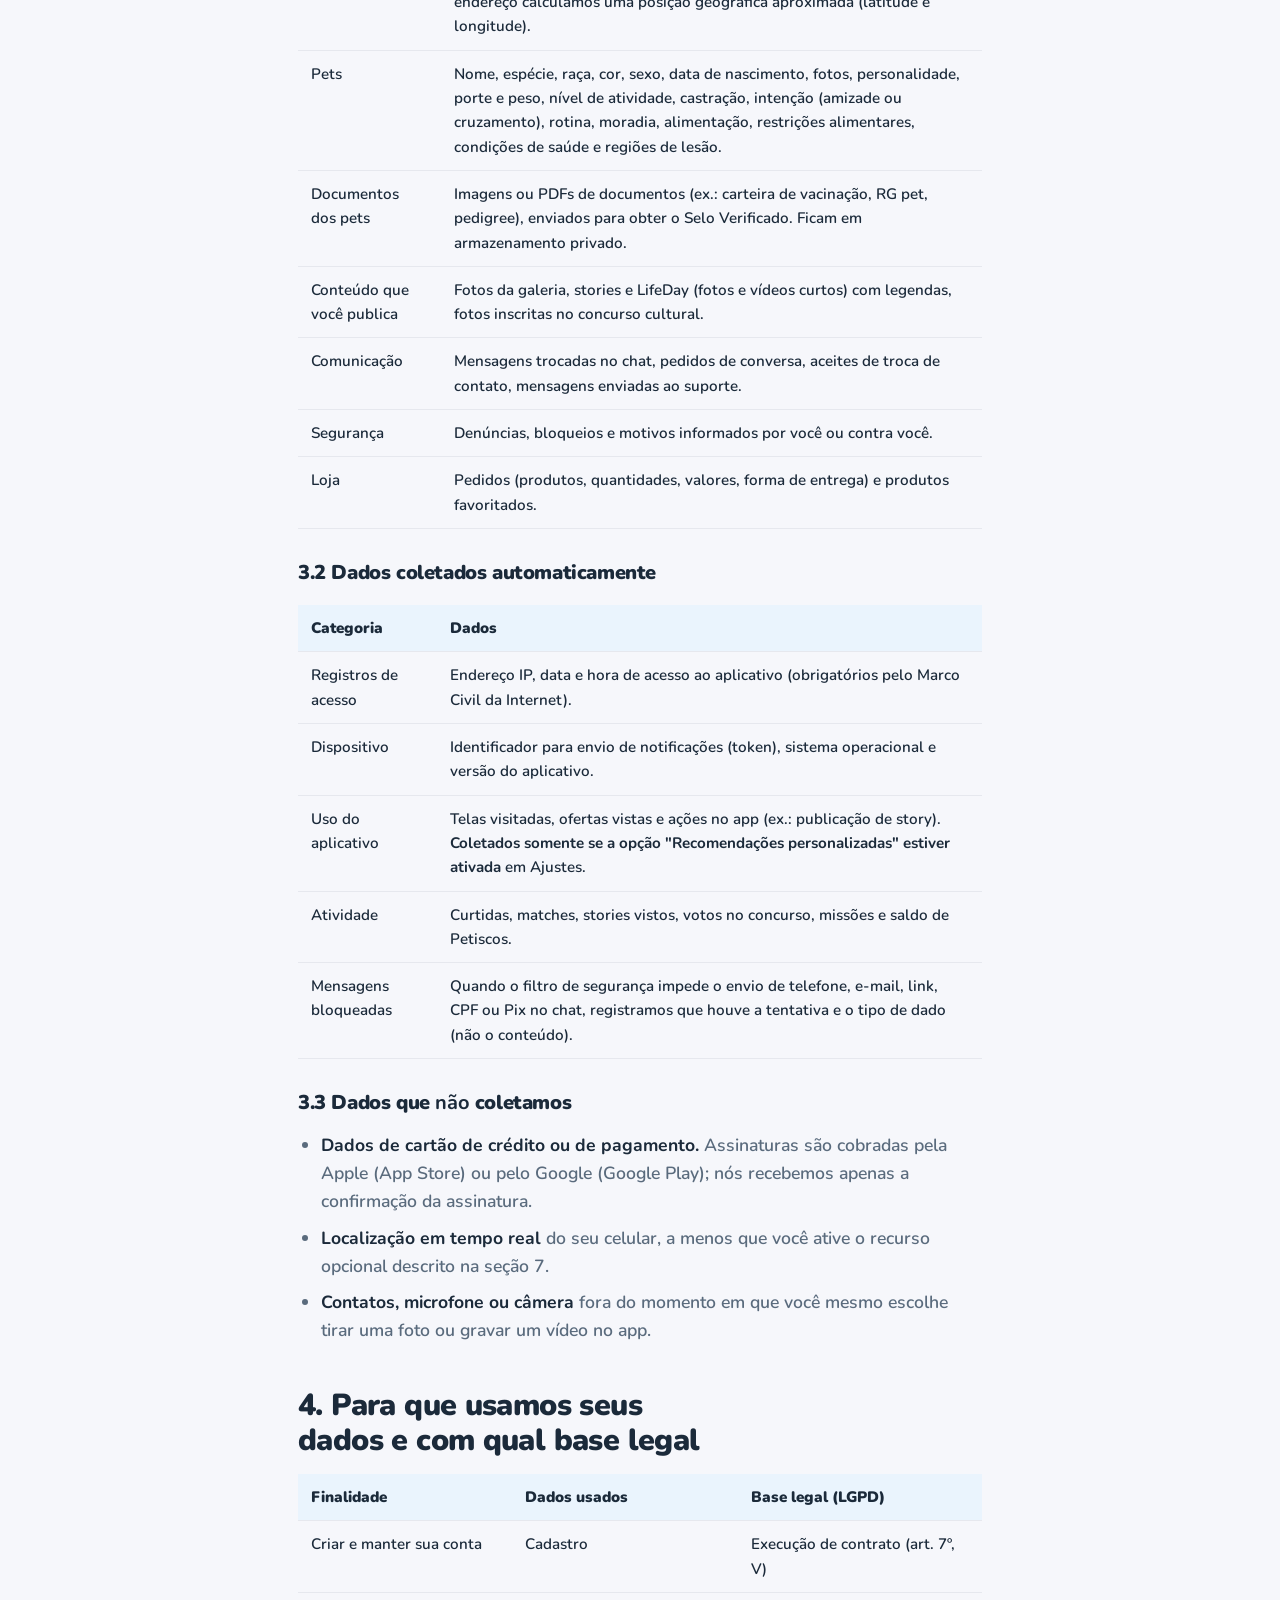
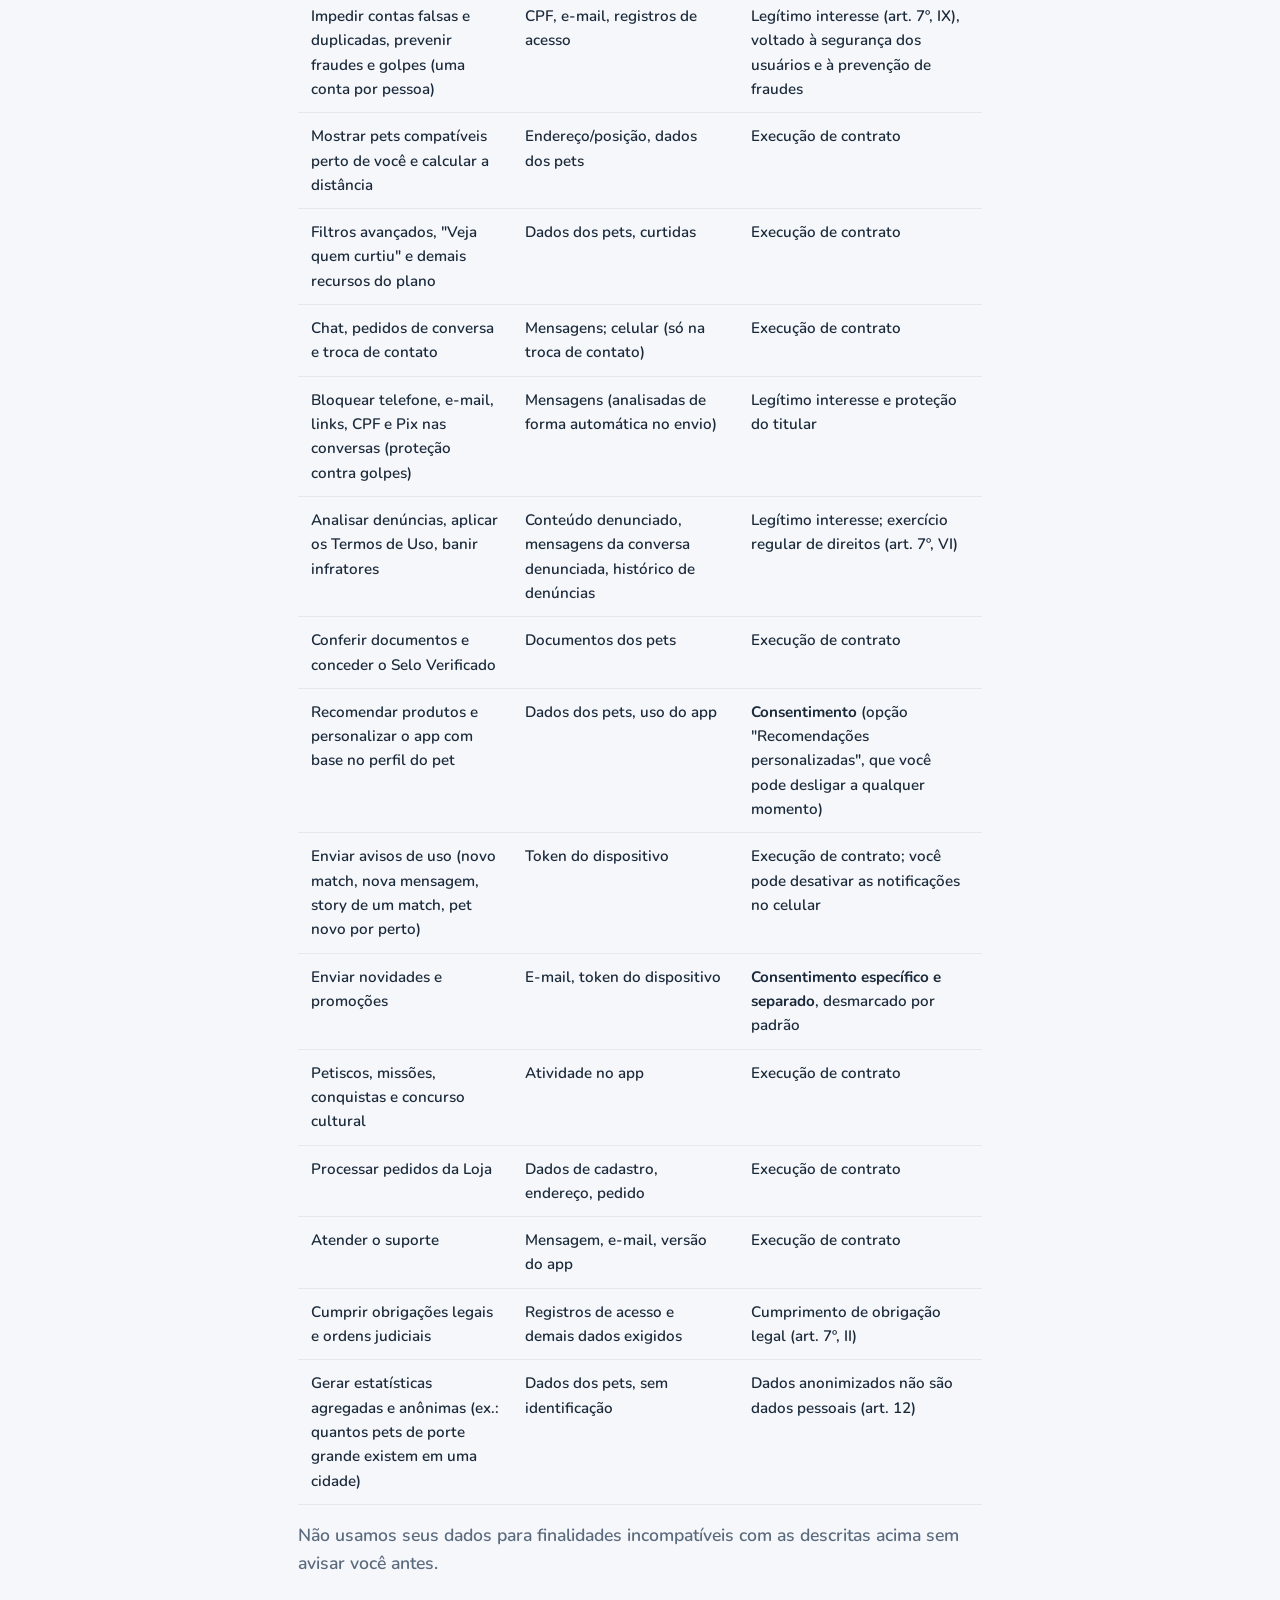
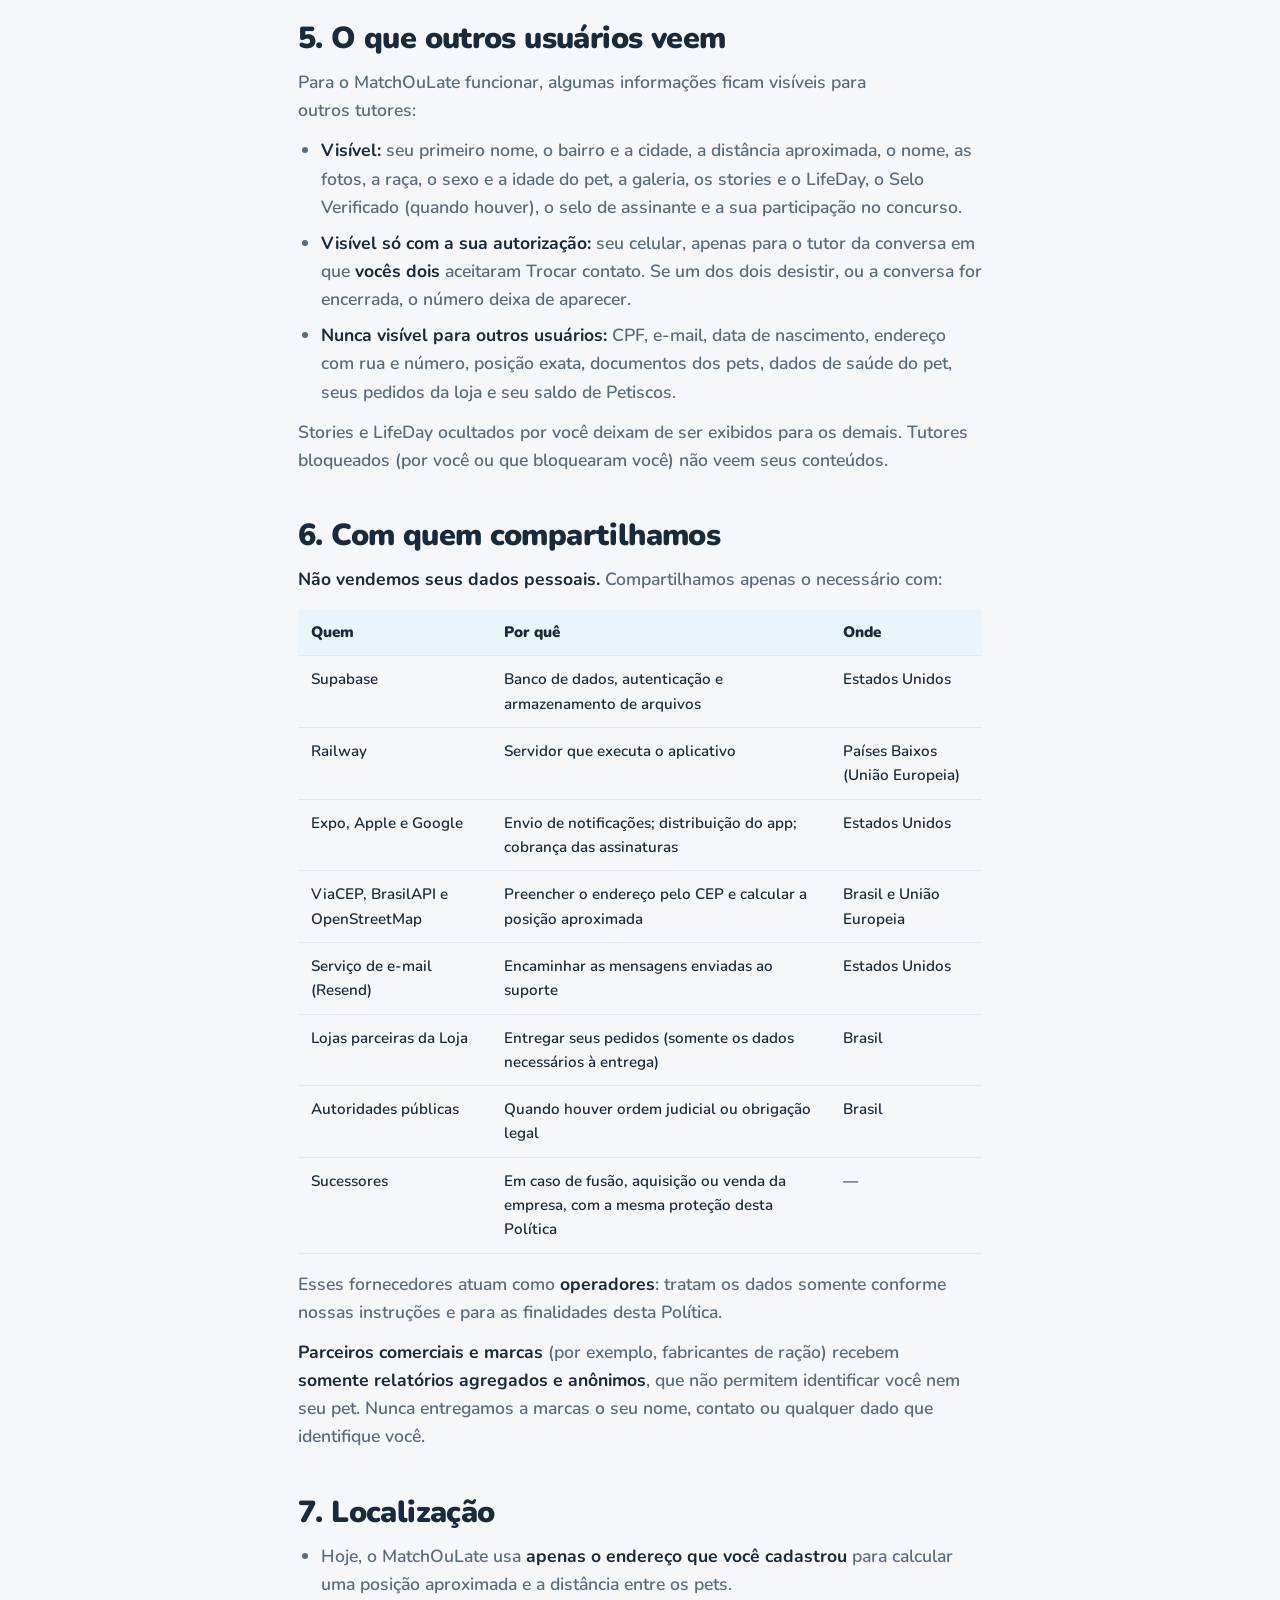
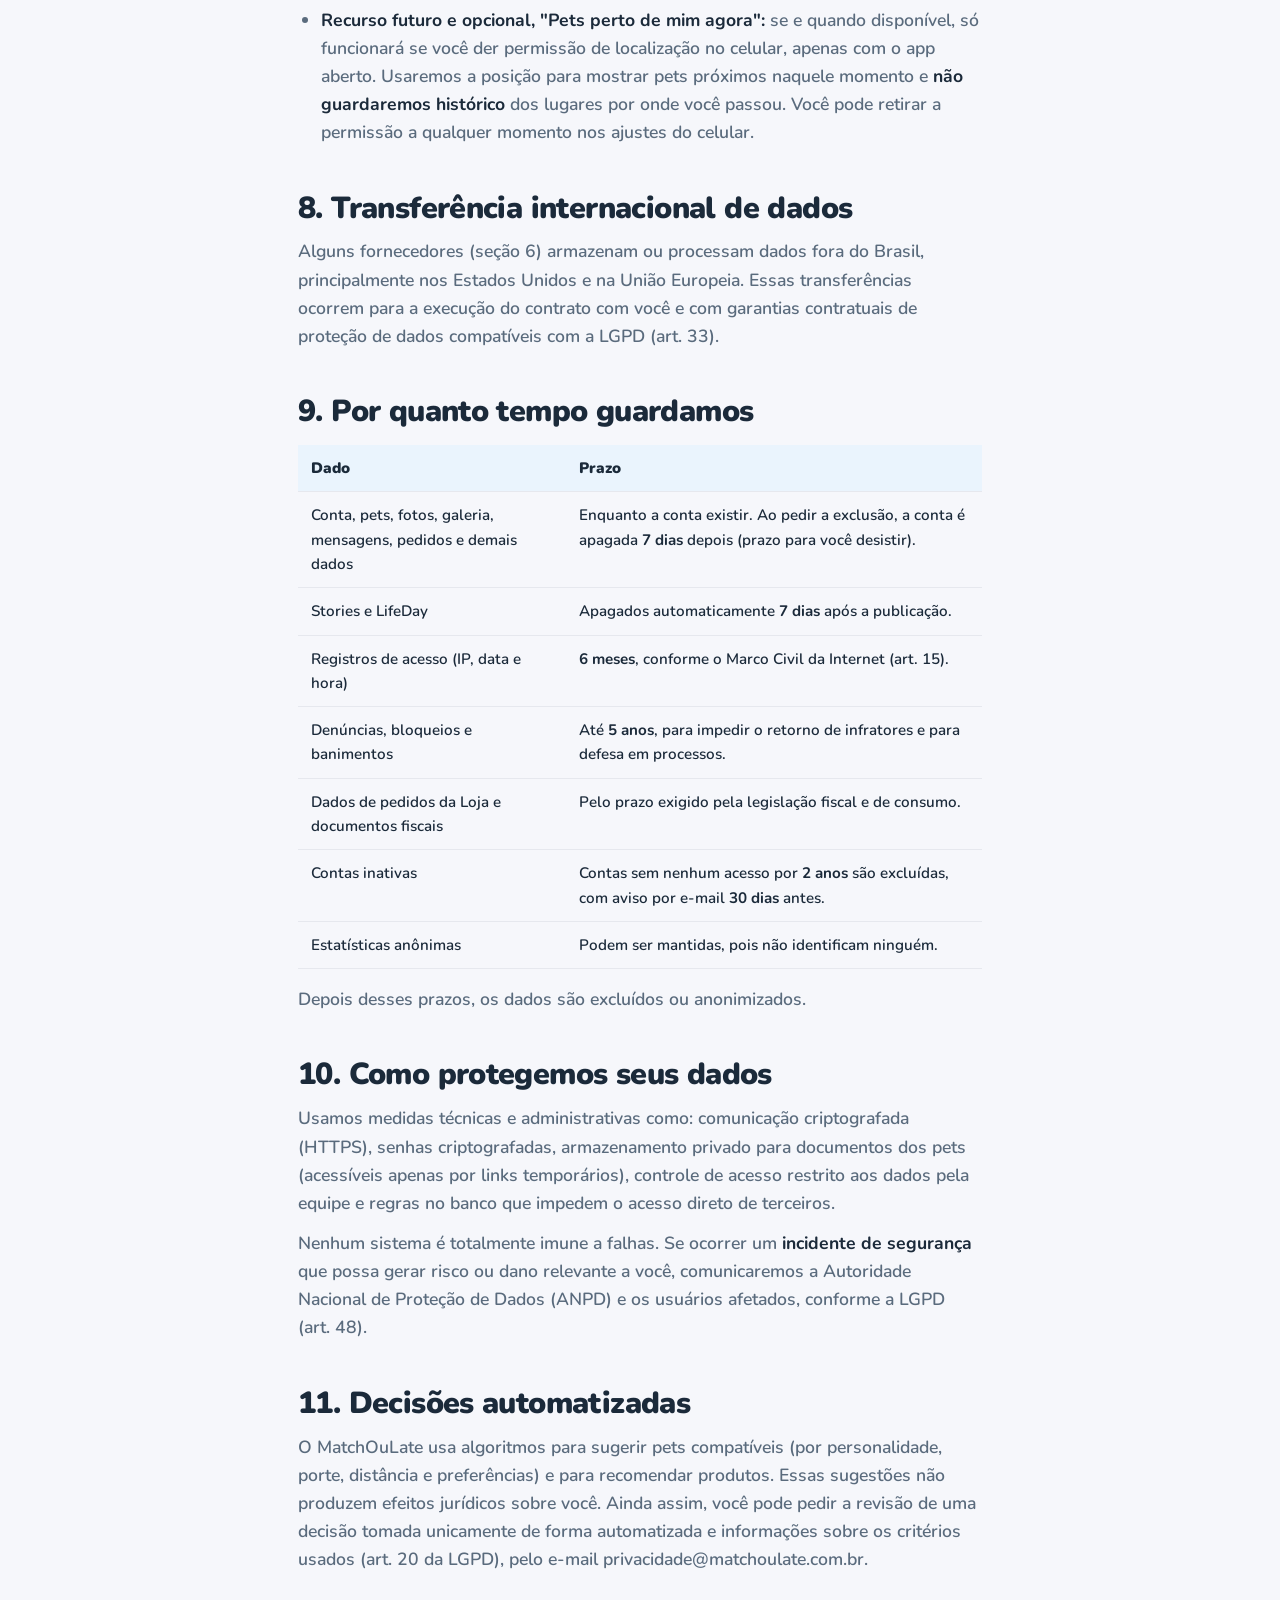
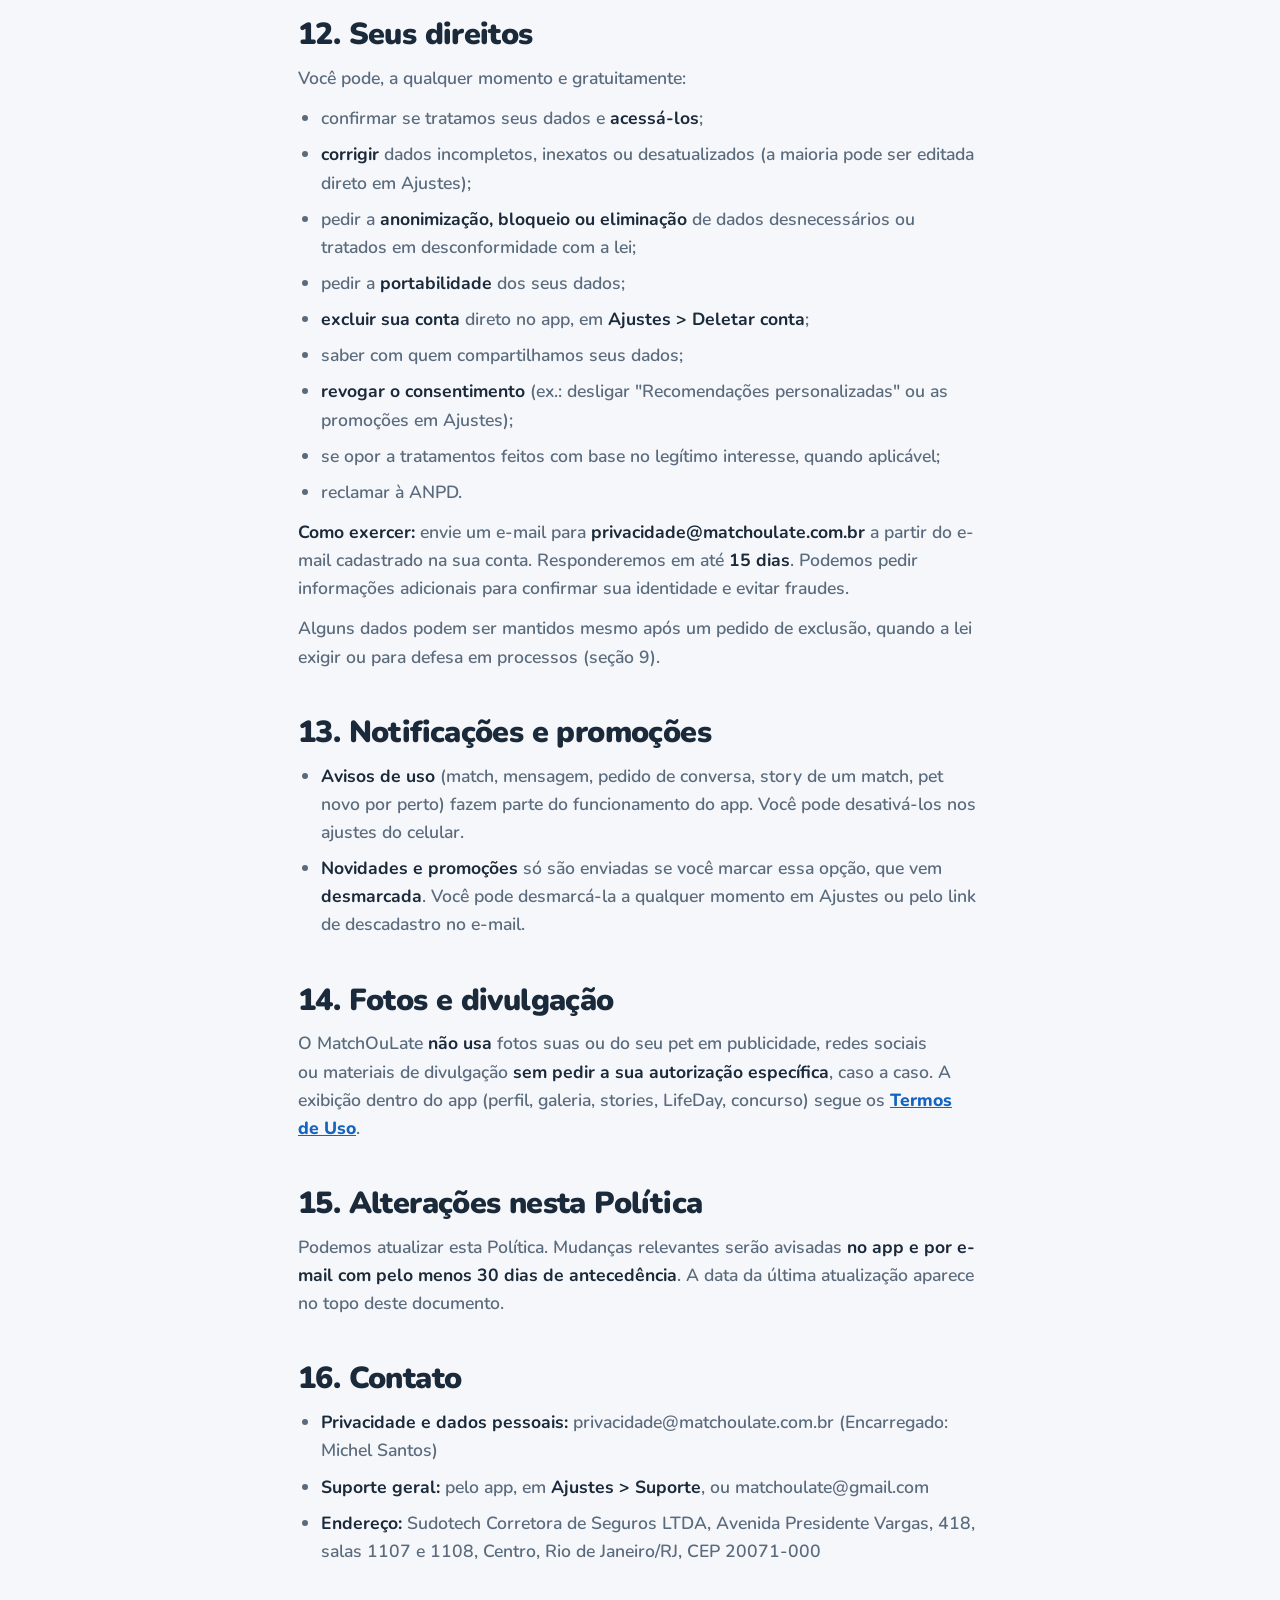
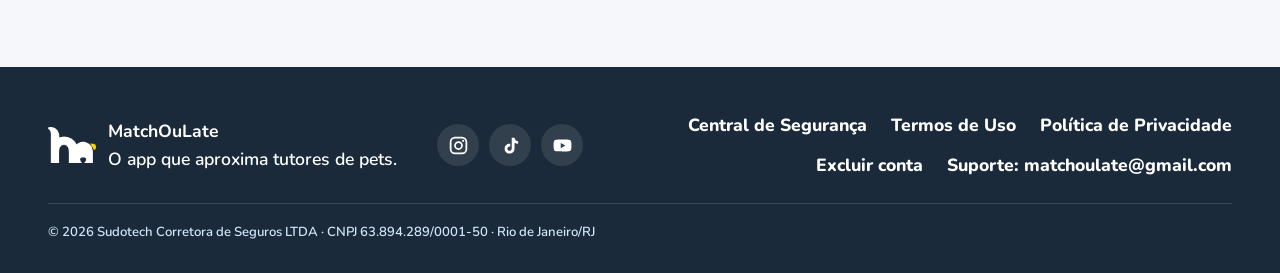
<file: privacidade.html>
<!doctype html>
<html lang="pt-BR">
<head>
<meta charset="utf-8">
<meta name="viewport" content="width=device-width, initial-scale=1">
<title>Política de Privacidade · MatchOuLate</title>
<meta name="theme-color" content="#1E88E5">
<link rel="icon" href="img/favicon.png">
<link rel="preconnect" href="https://fonts.googleapis.com">
<link rel="preconnect" href="https://fonts.gstatic.com" crossorigin>
<link href="https://fonts.googleapis.com/css2?family=Lilita+One&family=Nunito:ital,wght@0,500;0,600;0,700;0,800;0,900;1,800&display=swap" rel="stylesheet">
<link rel="stylesheet" href="styles.css">
<script>try{if(/[?&]app=1/.test(location.search))sessionStorage.setItem("app","1")}catch(e){}if(/[?&]app=1/.test(location.search)||(function(){try{return sessionStorage.getItem("app")==="1"}catch(e){return false}})())document.documentElement.classList.add("no-app")</script>
</head>
<body class="pagina">
<header class="topo is-rolado">
  <a class="marca" href="index.html" aria-label="MatchOuLate, início"><img src="img/logo.png" alt="" width="54" height="40"><span>MatchOuLate</span></a>
  <nav class="menu" aria-label="Páginas">
    <a href="seguranca.html">Segurança</a><a href="termos.html">Termos</a><a href="privacidade.html">Privacidade</a><a href="excluir-conta.html">Excluir conta</a>
  </nav>
  <a class="botao botao--amarelo botao--pequeno" href="index.html#baixar">Baixar o app</a>
</header>
<main class="documento">
<p class="documento__aviso">Versão preliminar, em revisão jurídica. Pode ser atualizada antes do lançamento oficial do aplicativo.</p>
<h1>Política de Privacidade do MatchOuLate</h1>
<p><strong>Versão 1.1 — minuta para revisão jurídica</strong>
<strong>Última atualização:</strong> [DATA DE PUBLICAÇÃO]</p>
<p>Esta Política explica, em linguagem simples, quais dados pessoais o aplicativo MatchOuLate coleta, para que usamos, com quem compartilhamos, por quanto tempo guardamos e como você exerce seus direitos. Ela segue a Lei Geral de Proteção de Dados Pessoais (Lei nº 13.709/2018 – "LGPD"), o Marco Civil da Internet (Lei nº 12.965/2014) e o Código de Defesa do Consumidor (Lei nº 8.078/1990).</p>
<p>Ao criar uma conta, você declara que leu esta Política. Ela faz parte dos <a href="termos.html">Termos de Uso</a>.</p>
<hr />
<h2>1. Quem somos</h2>
<p>O MatchOuLate é operado por <strong>Sudotech Corretora de Seguros LTDA</strong>, inscrita no CNPJ sob o nº <strong>63.894.289/0001-50</strong>, com sede em <strong>Avenida Presidente Vargas, 418, salas 1107 e 1108, Centro, Rio de Janeiro/RJ, CEP 20071-000</strong> ("MatchOuLate", "nós").</p>
<p>Para os fins da LGPD, o MatchOuLate é o <strong>controlador</strong> dos seus dados pessoais.</p>
<p><strong>Encarregado pelo tratamento de dados (DPO):</strong> Michel Santos
<strong>E-mail:</strong> privacidade@matchoulate.com.br</p>
<h2>2. A quem esta Política se aplica</h2>
<p>O MatchOuLate é destinado <strong>exclusivamente a maiores de 18 anos</strong>, residentes no Brasil. Não coletamos intencionalmente dados de crianças ou adolescentes. Se identificarmos uma conta de menor de 18 anos, ela será encerrada e os dados excluídos.</p>
<p>Os dados dos <strong>pets</strong> não são dados pessoais em si, mas são tratados aqui porque estão ligados a você, tutor(a).</p>
<h2>3. Quais dados coletamos</h2>
<h3>3.1 Dados que você nos fornece</h3>
<table>
<thead>
<tr>
<th>Categoria</th>
<th>Dados</th>
</tr>
</thead>
<tbody>
<tr>
<td>Cadastro</td>
<td>Nome completo, e-mail, CPF, data de nascimento e senha (guardada de forma criptografada; nós não temos acesso a ela). Celular, <strong>somente</strong> se você usar a opção Trocar contato.</td>
</tr>
<tr>
<td>Endereço</td>
<td>CEP, rua, número, complemento, bairro, cidade e estado. A partir do endereço calculamos uma posição geográfica aproximada (latitude e longitude).</td>
</tr>
<tr>
<td>Pets</td>
<td>Nome, espécie, raça, cor, sexo, data de nascimento, fotos, personalidade, porte e peso, nível de atividade, castração, intenção (amizade ou cruzamento), rotina, moradia, alimentação, restrições alimentares, condições de saúde e regiões de lesão.</td>
</tr>
<tr>
<td>Documentos dos pets</td>
<td>Imagens ou PDFs de documentos (ex.: carteira de vacinação, RG pet, pedigree), enviados para obter o Selo Verificado. Ficam em armazenamento privado.</td>
</tr>
<tr>
<td>Conteúdo que você publica</td>
<td>Fotos da galeria, stories e LifeDay (fotos e vídeos curtos) com legendas, fotos inscritas no concurso cultural.</td>
</tr>
<tr>
<td>Comunicação</td>
<td>Mensagens trocadas no chat, pedidos de conversa, aceites de troca de contato, mensagens enviadas ao suporte.</td>
</tr>
<tr>
<td>Segurança</td>
<td>Denúncias, bloqueios e motivos informados por você ou contra você.</td>
</tr>
<tr>
<td>Loja</td>
<td>Pedidos (produtos, quantidades, valores, forma de entrega) e produtos favoritados.</td>
</tr>
</tbody>
</table>
<h3>3.2 Dados coletados automaticamente</h3>
<table>
<thead>
<tr>
<th>Categoria</th>
<th>Dados</th>
</tr>
</thead>
<tbody>
<tr>
<td>Registros de acesso</td>
<td>Endereço IP, data e hora de acesso ao aplicativo (obrigatórios pelo Marco Civil da Internet).</td>
</tr>
<tr>
<td>Dispositivo</td>
<td>Identificador para envio de notificações (token), sistema operacional e versão do aplicativo.</td>
</tr>
<tr>
<td>Uso do aplicativo</td>
<td>Telas visitadas, ofertas vistas e ações no app (ex.: publicação de story). <strong>Coletados somente se a opção "Recomendações personalizadas" estiver ativada</strong> em Ajustes.</td>
</tr>
<tr>
<td>Atividade</td>
<td>Curtidas, matches, stories vistos, votos no concurso, missões e saldo de Petiscos.</td>
</tr>
<tr>
<td>Mensagens bloqueadas</td>
<td>Quando o filtro de segurança impede o envio de telefone, e-mail, link, CPF ou Pix no chat, registramos que houve a tentativa e o tipo de dado (não o conteúdo).</td>
</tr>
</tbody>
</table>
<h3>3.3 Dados que <strong>não</strong> coletamos</h3>
<ul>
<li><strong>Dados de cartão de crédito ou de pagamento.</strong> Assinaturas são cobradas pela Apple (App Store) ou pelo Google (Google Play); nós recebemos apenas a confirmação da assinatura.</li>
<li><strong>Localização em tempo real</strong> do seu celular, a menos que você ative o recurso opcional descrito na seção 7.</li>
<li><strong>Contatos, microfone ou câmera</strong> fora do momento em que você mesmo escolhe tirar uma foto ou gravar um vídeo no app.</li>
</ul>
<h2>4. Para que usamos seus dados e com qual base legal</h2>
<table>
<thead>
<tr>
<th>Finalidade</th>
<th>Dados usados</th>
<th>Base legal (LGPD)</th>
</tr>
</thead>
<tbody>
<tr>
<td>Criar e manter sua conta</td>
<td>Cadastro</td>
<td>Execução de contrato (art. 7º, V)</td>
</tr>
<tr>
<td>Impedir contas falsas e duplicadas, prevenir fraudes e golpes (uma conta por pessoa)</td>
<td>CPF, e-mail, registros de acesso</td>
<td>Legítimo interesse (art. 7º, IX), voltado à segurança dos usuários e à prevenção de fraudes</td>
</tr>
<tr>
<td>Mostrar pets compatíveis perto de você e calcular a distância</td>
<td>Endereço/posição, dados dos pets</td>
<td>Execução de contrato</td>
</tr>
<tr>
<td>Filtros avançados, "Veja quem curtiu" e demais recursos do plano</td>
<td>Dados dos pets, curtidas</td>
<td>Execução de contrato</td>
</tr>
<tr>
<td>Chat, pedidos de conversa e troca de contato</td>
<td>Mensagens; celular (só na troca de contato)</td>
<td>Execução de contrato</td>
</tr>
<tr>
<td>Bloquear telefone, e-mail, links, CPF e Pix nas conversas (proteção contra golpes)</td>
<td>Mensagens (analisadas de forma automática no envio)</td>
<td>Legítimo interesse e proteção do titular</td>
</tr>
<tr>
<td>Analisar denúncias, aplicar os Termos de Uso, banir infratores</td>
<td>Conteúdo denunciado, mensagens da conversa denunciada, histórico de denúncias</td>
<td>Legítimo interesse; exercício regular de direitos (art. 7º, VI)</td>
</tr>
<tr>
<td>Conferir documentos e conceder o Selo Verificado</td>
<td>Documentos dos pets</td>
<td>Execução de contrato</td>
</tr>
<tr>
<td>Recomendar produtos e personalizar o app com base no perfil do pet</td>
<td>Dados dos pets, uso do app</td>
<td><strong>Consentimento</strong> (opção "Recomendações personalizadas", que você pode desligar a qualquer momento)</td>
</tr>
<tr>
<td>Enviar avisos de uso (novo match, nova mensagem, story de um match, pet novo por perto)</td>
<td>Token do dispositivo</td>
<td>Execução de contrato; você pode desativar as notificações no celular</td>
</tr>
<tr>
<td>Enviar novidades e promoções</td>
<td>E-mail, token do dispositivo</td>
<td><strong>Consentimento específico e separado</strong>, desmarcado por padrão</td>
</tr>
<tr>
<td>Petiscos, missões, conquistas e concurso cultural</td>
<td>Atividade no app</td>
<td>Execução de contrato</td>
</tr>
<tr>
<td>Processar pedidos da Loja</td>
<td>Dados de cadastro, endereço, pedido</td>
<td>Execução de contrato</td>
</tr>
<tr>
<td>Atender o suporte</td>
<td>Mensagem, e-mail, versão do app</td>
<td>Execução de contrato</td>
</tr>
<tr>
<td>Cumprir obrigações legais e ordens judiciais</td>
<td>Registros de acesso e demais dados exigidos</td>
<td>Cumprimento de obrigação legal (art. 7º, II)</td>
</tr>
<tr>
<td>Gerar estatísticas agregadas e anônimas (ex.: quantos pets de porte grande existem em uma cidade)</td>
<td>Dados dos pets, sem identificação</td>
<td>Dados anonimizados não são dados pessoais (art. 12)</td>
</tr>
</tbody>
</table>
<p>Não usamos seus dados para finalidades incompatíveis com as descritas acima sem avisar você antes.</p>
<h2>5. O que outros usuários veem</h2>
<p>Para o MatchOuLate funcionar, algumas informações ficam visíveis para outros tutores:</p>
<ul>
<li><strong>Visível:</strong> seu primeiro nome, o bairro e a cidade, a distância aproximada, o nome, as fotos, a raça, o sexo e a idade do pet, a galeria, os stories e o LifeDay, o Selo Verificado (quando houver), o selo de assinante e a sua participação no concurso.</li>
<li><strong>Visível só com a sua autorização:</strong> seu celular, apenas para o tutor da conversa em que <strong>vocês dois</strong> aceitaram Trocar contato. Se um dos dois desistir, ou a conversa for encerrada, o número deixa de aparecer.</li>
<li><strong>Nunca visível para outros usuários:</strong> CPF, e-mail, data de nascimento, endereço com rua e número, posição exata, documentos dos pets, dados de saúde do pet, seus pedidos da loja e seu saldo de Petiscos.</li>
</ul>
<p>Stories e LifeDay ocultados por você deixam de ser exibidos para os demais. Tutores bloqueados (por você ou que bloquearam você) não veem seus conteúdos.</p>
<h2>6. Com quem compartilhamos</h2>
<p><strong>Não vendemos seus dados pessoais.</strong> Compartilhamos apenas o necessário com:</p>
<table>
<thead>
<tr>
<th>Quem</th>
<th>Por quê</th>
<th>Onde</th>
</tr>
</thead>
<tbody>
<tr>
<td>Supabase</td>
<td>Banco de dados, autenticação e armazenamento de arquivos</td>
<td>Estados Unidos</td>
</tr>
<tr>
<td>Railway</td>
<td>Servidor que executa o aplicativo</td>
<td>Países Baixos (União Europeia)</td>
</tr>
<tr>
<td>Expo, Apple e Google</td>
<td>Envio de notificações; distribuição do app; cobrança das assinaturas</td>
<td>Estados Unidos</td>
</tr>
<tr>
<td>ViaCEP, BrasilAPI e OpenStreetMap</td>
<td>Preencher o endereço pelo CEP e calcular a posição aproximada</td>
<td>Brasil e União Europeia</td>
</tr>
<tr>
<td>Serviço de e-mail (Resend)</td>
<td>Encaminhar as mensagens enviadas ao suporte</td>
<td>Estados Unidos</td>
</tr>
<tr>
<td>Lojas parceiras da Loja</td>
<td>Entregar seus pedidos (somente os dados necessários à entrega)</td>
<td>Brasil</td>
</tr>
<tr>
<td>Autoridades públicas</td>
<td>Quando houver ordem judicial ou obrigação legal</td>
<td>Brasil</td>
</tr>
<tr>
<td>Sucessores</td>
<td>Em caso de fusão, aquisição ou venda da empresa, com a mesma proteção desta Política</td>
<td>—</td>
</tr>
</tbody>
</table>
<p>Esses fornecedores atuam como <strong>operadores</strong>: tratam os dados somente conforme nossas instruções e para as finalidades desta Política.</p>
<p><strong>Parceiros comerciais e marcas</strong> (por exemplo, fabricantes de ração) recebem <strong>somente relatórios agregados e anônimos</strong>, que não permitem identificar você nem seu pet. Nunca entregamos a marcas o seu nome, contato ou qualquer dado que identifique você.</p>
<h2>7. Localização</h2>
<ul>
<li>Hoje, o MatchOuLate usa <strong>apenas o endereço que você cadastrou</strong> para calcular uma posição aproximada e a distância entre os pets.</li>
<li><strong>Recurso futuro e opcional, "Pets perto de mim agora":</strong> se e quando disponível, só funcionará se você der permissão de localização no celular, apenas com o app aberto. Usaremos a posição para mostrar pets próximos naquele momento e <strong>não guardaremos histórico</strong> dos lugares por onde você passou. Você pode retirar a permissão a qualquer momento nos ajustes do celular.</li>
</ul>
<h2>8. Transferência internacional de dados</h2>
<p>Alguns fornecedores (seção 6) armazenam ou processam dados fora do Brasil, principalmente nos Estados Unidos e na União Europeia. Essas transferências ocorrem para a execução do contrato com você e com garantias contratuais de proteção de dados compatíveis com a LGPD (art. 33).</p>
<h2>9. Por quanto tempo guardamos</h2>
<table>
<thead>
<tr>
<th>Dado</th>
<th>Prazo</th>
</tr>
</thead>
<tbody>
<tr>
<td>Conta, pets, fotos, galeria, mensagens, pedidos e demais dados</td>
<td>Enquanto a conta existir. Ao pedir a exclusão, a conta é apagada <strong>7 dias</strong> depois (prazo para você desistir).</td>
</tr>
<tr>
<td>Stories e LifeDay</td>
<td>Apagados automaticamente <strong>7 dias</strong> após a publicação.</td>
</tr>
<tr>
<td>Registros de acesso (IP, data e hora)</td>
<td><strong>6 meses</strong>, conforme o Marco Civil da Internet (art. 15).</td>
</tr>
<tr>
<td>Denúncias, bloqueios e banimentos</td>
<td>Até <strong>5 anos</strong>, para impedir o retorno de infratores e para defesa em processos.</td>
</tr>
<tr>
<td>Dados de pedidos da Loja e documentos fiscais</td>
<td>Pelo prazo exigido pela legislação fiscal e de consumo.</td>
</tr>
<tr>
<td>Contas inativas</td>
<td>Contas sem nenhum acesso por <strong>2 anos</strong> são excluídas, com aviso por e-mail <strong>30 dias</strong> antes.</td>
</tr>
<tr>
<td>Estatísticas anônimas</td>
<td>Podem ser mantidas, pois não identificam ninguém.</td>
</tr>
</tbody>
</table>
<p>Depois desses prazos, os dados são excluídos ou anonimizados.</p>
<h2>10. Como protegemos seus dados</h2>
<p>Usamos medidas técnicas e administrativas como: comunicação criptografada (HTTPS), senhas criptografadas, armazenamento privado para documentos dos pets (acessíveis apenas por links temporários), controle de acesso restrito aos dados pela equipe e regras no banco que impedem o acesso direto de terceiros.</p>
<p>Nenhum sistema é totalmente imune a falhas. Se ocorrer um <strong>incidente de segurança</strong> que possa gerar risco ou dano relevante a você, comunicaremos a Autoridade Nacional de Proteção de Dados (ANPD) e os usuários afetados, conforme a LGPD (art. 48).</p>
<h2>11. Decisões automatizadas</h2>
<p>O MatchOuLate usa algoritmos para sugerir pets compatíveis (por personalidade, porte, distância e preferências) e para recomendar produtos. Essas sugestões não produzem efeitos jurídicos sobre você. Ainda assim, você pode pedir a revisão de uma decisão tomada unicamente de forma automatizada e informações sobre os critérios usados (art. 20 da LGPD), pelo e-mail privacidade@matchoulate.com.br.</p>
<h2>12. Seus direitos</h2>
<p>Você pode, a qualquer momento e gratuitamente:</p>
<ul>
<li>confirmar se tratamos seus dados e <strong>acessá-los</strong>;</li>
<li><strong>corrigir</strong> dados incompletos, inexatos ou desatualizados (a maioria pode ser editada direto em Ajustes);</li>
<li>pedir a <strong>anonimização, bloqueio ou eliminação</strong> de dados desnecessários ou tratados em desconformidade com a lei;</li>
<li>pedir a <strong>portabilidade</strong> dos seus dados;</li>
<li><strong>excluir sua conta</strong> direto no app, em <strong>Ajustes &gt; Deletar conta</strong>;</li>
<li>saber com quem compartilhamos seus dados;</li>
<li><strong>revogar o consentimento</strong> (ex.: desligar "Recomendações personalizadas" ou as promoções em Ajustes);</li>
<li>se opor a tratamentos feitos com base no legítimo interesse, quando aplicável;</li>
<li>reclamar à ANPD.</li>
</ul>
<p><strong>Como exercer:</strong> envie um e-mail para <strong>privacidade@matchoulate.com.br</strong> a partir do e-mail cadastrado na sua conta. Responderemos em até <strong>15 dias</strong>. Podemos pedir informações adicionais para confirmar sua identidade e evitar fraudes.</p>
<p>Alguns dados podem ser mantidos mesmo após um pedido de exclusão, quando a lei exigir ou para defesa em processos (seção 9).</p>
<h2>13. Notificações e promoções</h2>
<ul>
<li><strong>Avisos de uso</strong> (match, mensagem, pedido de conversa, story de um match, pet novo por perto) fazem parte do funcionamento do app. Você pode desativá-los nos ajustes do celular.</li>
<li><strong>Novidades e promoções</strong> só são enviadas se você marcar essa opção, que vem <strong>desmarcada</strong>. Você pode desmarcá-la a qualquer momento em Ajustes ou pelo link de descadastro no e-mail.</li>
</ul>
<h2>14. Fotos e divulgação</h2>
<p>O MatchOuLate <strong>não usa</strong> fotos suas ou do seu pet em publicidade, redes sociais ou materiais de divulgação <strong>sem pedir a sua autorização específica</strong>, caso a caso. A exibição dentro do app (perfil, galeria, stories, LifeDay, concurso) segue os <a href="termos.html">Termos de Uso</a>.</p>
<h2>15. Alterações nesta Política</h2>
<p>Podemos atualizar esta Política. Mudanças relevantes serão avisadas <strong>no app e por e-mail com pelo menos 30 dias de antecedência</strong>. A data da última atualização aparece no topo deste documento.</p>
<h2>16. Contato</h2>
<ul>
<li><strong>Privacidade e dados pessoais:</strong> privacidade@matchoulate.com.br (Encarregado: Michel Santos)</li>
<li><strong>Suporte geral:</strong> pelo app, em <strong>Ajustes &gt; Suporte</strong>, ou matchoulate@gmail.com</li>
<li><strong>Endereço:</strong> Sudotech Corretora de Seguros LTDA, Avenida Presidente Vargas, 418, salas 1107 e 1108, Centro, Rio de Janeiro/RJ, CEP 20071-000</li>
</ul>
</main>
<footer class="rodape">
  <div class="rodape__marca"><img src="img/logo-branco.png" alt="" width="54" height="40"><p><strong>MatchOuLate</strong><br>O app que aproxima tutores de pets.</p></div>
  <div class="redes"><a href="https://www.instagram.com/matchoulate/" target="_blank" rel="noopener" aria-label="Instagram do MatchOuLate"><svg viewBox="0 0 24 24"><rect x="3" y="3" width="18" height="18" rx="5" fill="none" stroke="currentColor" stroke-width="2"/><circle cx="12" cy="12" r="4" fill="none" stroke="currentColor" stroke-width="2"/><circle cx="17.3" cy="6.7" r="1.3"/></svg></a><a href="https://www.tiktok.com/@matchoulateoficial" target="_blank" rel="noopener" aria-label="TikTok do MatchOuLate"><svg viewBox="0 0 24 24"><path d="M16.6 3c.4 2.2 1.9 3.8 4.1 4v3.1c-1.5 0-2.9-.4-4.1-1.2v6.4c0 3.6-2.6 5.9-5.7 5.9-3.2 0-5.6-2.5-5.6-5.6 0-3.4 2.9-5.9 6.4-5.5v3.2c-1.6-.4-3.2.7-3.2 2.4 0 1.3 1 2.4 2.4 2.4 1.5 0 2.5-1 2.5-2.9V3h3.2z"/></svg></a><a href="https://www.youtube.com/@MatchouLate" target="_blank" rel="noopener" aria-label="YouTube do MatchOuLate"><svg viewBox="0 0 24 24"><path d="M22 8.2c-.2-1.6-1-2.7-2.6-2.9C17 5 12 5 12 5s-5 0-7.4.3C3 5.5 2.2 6.6 2 8.2 1.8 9.6 1.8 12 1.8 12s0 2.4.2 3.8c.2 1.6 1 2.7 2.6 2.9C7 19 12 19 12 19s5 0 7.4-.3c1.6-.2 2.4-1.3 2.6-2.9.2-1.4.2-3.8.2-3.8s0-2.4-.2-3.8zM10 15V9l5.2 3L10 15z"/></svg></a></div>
  <nav class="rodape__links" aria-label="Links legais e de ajuda">
    <a href="seguranca.html">Central de Segurança</a><a href="termos.html">Termos de Uso</a><a href="privacidade.html">Política de Privacidade</a><a href="excluir-conta.html">Excluir conta</a><a href="mailto:matchoulate@gmail.com">Suporte: matchoulate@gmail.com</a>
  </nav>
  <p class="rodape__legal">© 2026 Sudotech Corretora de Seguros LTDA · CNPJ 63.894.289/0001-50 · Rio de Janeiro/RJ</p>
</footer>
</body>
</html>
</file>
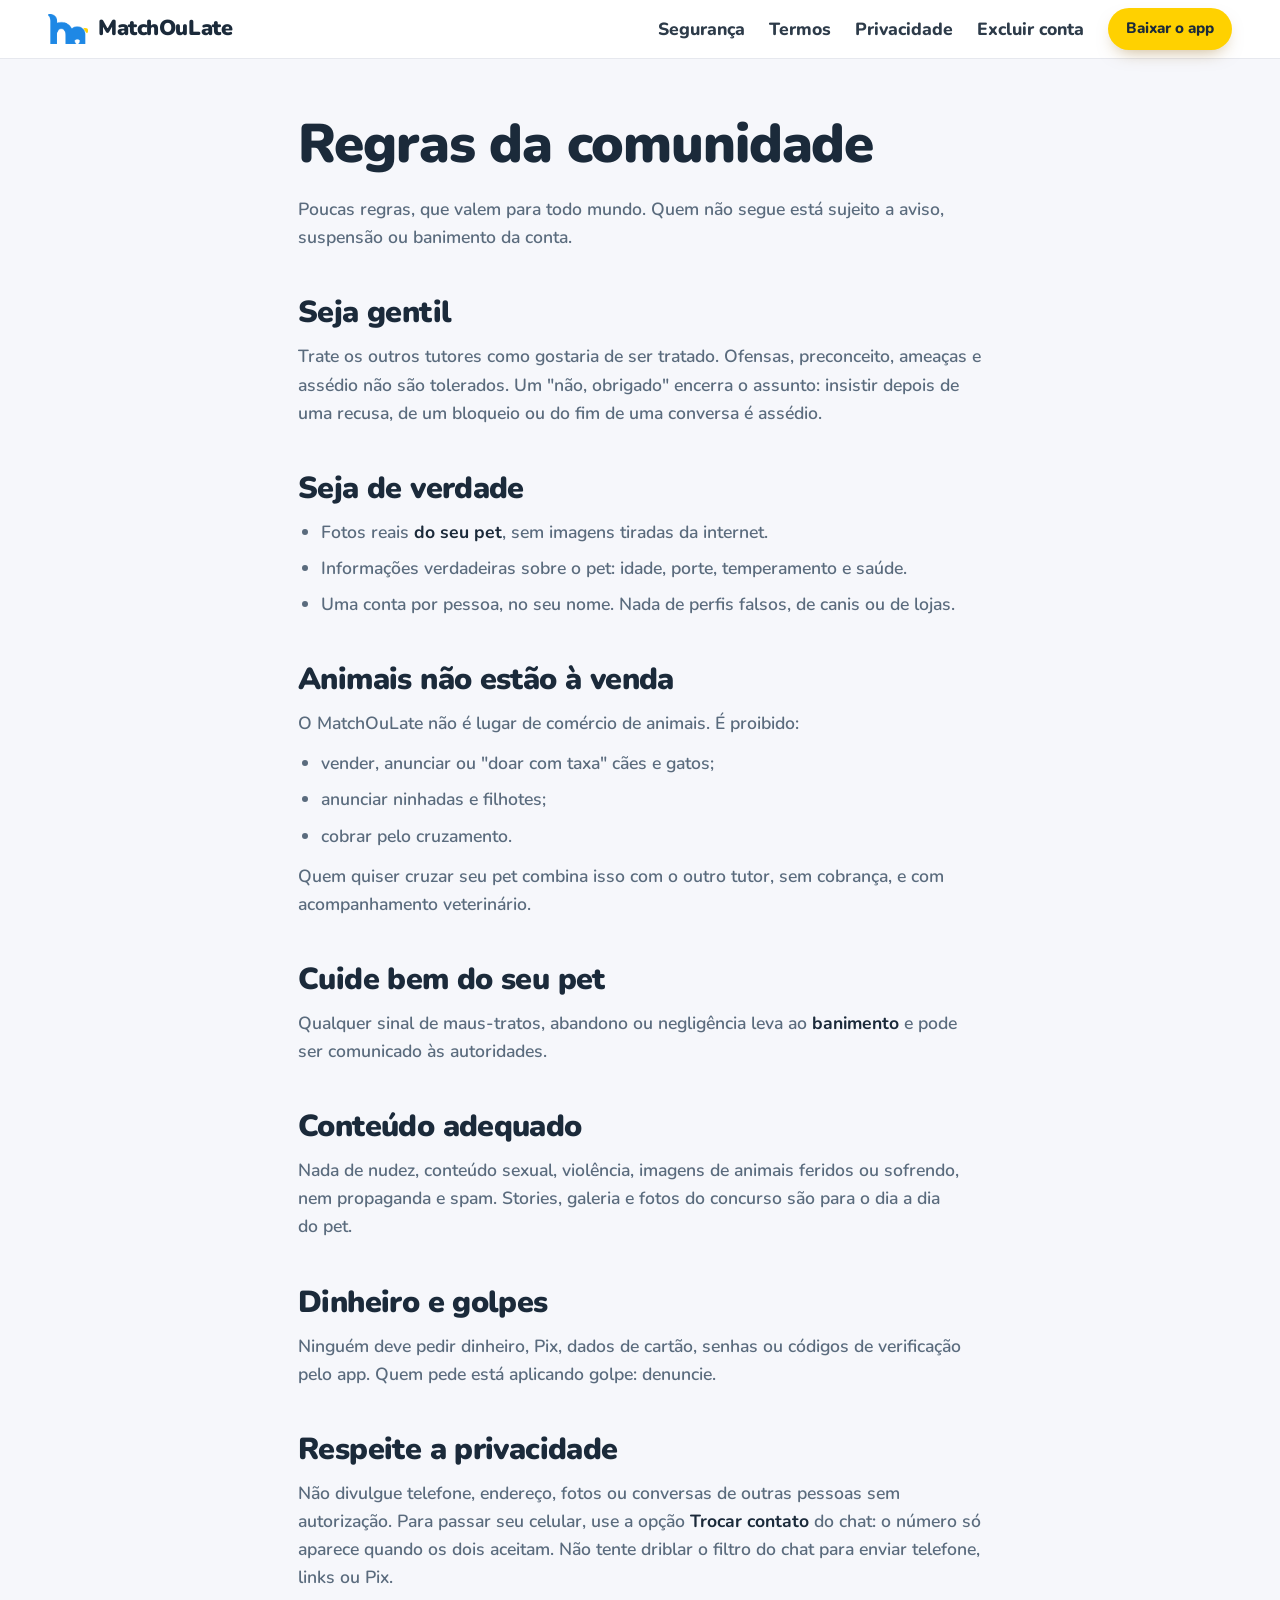
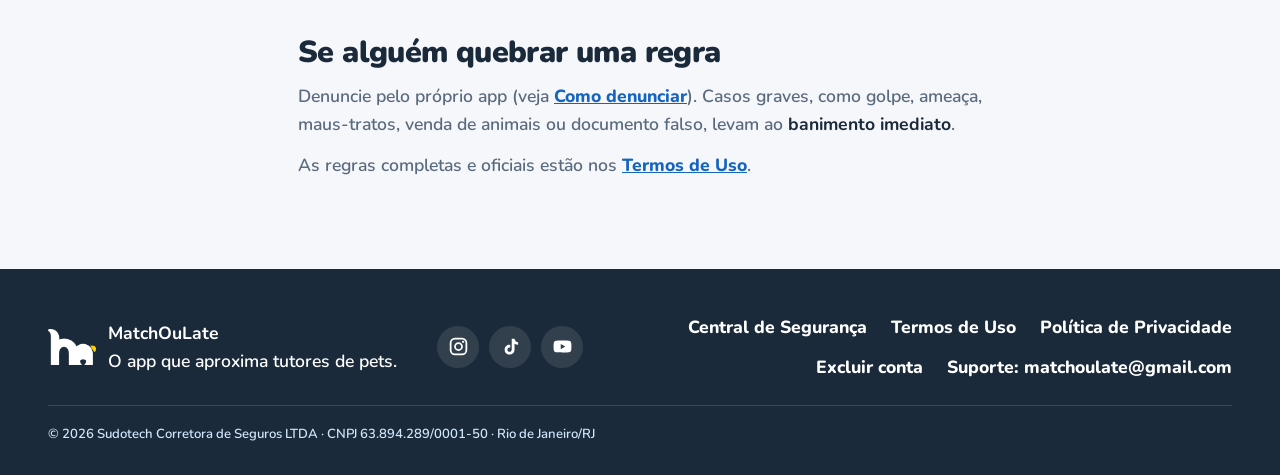
<file: regras-da-comunidade.html>
<!doctype html>
<html lang="pt-BR">
<head>
<meta charset="utf-8">
<meta name="viewport" content="width=device-width, initial-scale=1">
<title>Regras da comunidade · MatchOuLate</title>
<meta name="theme-color" content="#1E88E5">
<link rel="icon" href="img/favicon.png">
<link rel="preconnect" href="https://fonts.googleapis.com">
<link rel="preconnect" href="https://fonts.gstatic.com" crossorigin>
<link href="https://fonts.googleapis.com/css2?family=Lilita+One&family=Nunito:ital,wght@0,500;0,600;0,700;0,800;0,900;1,800&display=swap" rel="stylesheet">
<link rel="stylesheet" href="styles.css">
<script>try{if(/[?&]app=1/.test(location.search))sessionStorage.setItem("app","1")}catch(e){}if(/[?&]app=1/.test(location.search)||(function(){try{return sessionStorage.getItem("app")==="1"}catch(e){return false}})())document.documentElement.classList.add("no-app")</script>
</head>
<body class="pagina">
<header class="topo is-rolado">
  <a class="marca" href="index.html" aria-label="MatchOuLate, início"><img src="img/logo.png" alt="" width="54" height="40"><span>MatchOuLate</span></a>
  <nav class="menu" aria-label="Páginas">
    <a href="seguranca.html">Segurança</a><a href="termos.html">Termos</a><a href="privacidade.html">Privacidade</a><a href="excluir-conta.html">Excluir conta</a>
  </nav>
  <a class="botao botao--amarelo botao--pequeno" href="index.html#baixar">Baixar o app</a>
</header>
<main class="documento">
<h1>Regras da comunidade</h1>
<p>Poucas regras, que valem para todo mundo. Quem não segue está sujeito a aviso, suspensão ou banimento da conta.</p>
<h2>Seja gentil</h2>
<p>Trate os outros tutores como gostaria de ser tratado. Ofensas, preconceito, ameaças e assédio não são tolerados. Um "não, obrigado" encerra o assunto: insistir depois de uma recusa, de um bloqueio ou do fim de uma conversa é assédio.</p>
<h2>Seja de verdade</h2>
<ul>
<li>Fotos reais <strong>do seu pet</strong>, sem imagens tiradas da internet.</li>
<li>Informações verdadeiras sobre o pet: idade, porte, temperamento e saúde.</li>
<li>Uma conta por pessoa, no seu nome. Nada de perfis falsos, de canis ou de lojas.</li>
</ul>
<h2>Animais não estão à venda</h2>
<p>O MatchOuLate não é lugar de comércio de animais. É proibido:</p>
<ul>
<li>vender, anunciar ou "doar com taxa" cães e gatos;</li>
<li>anunciar ninhadas e filhotes;</li>
<li>cobrar pelo cruzamento.</li>
</ul>
<p>Quem quiser cruzar seu pet combina isso com o outro tutor, sem cobrança, e com acompanhamento veterinário.</p>
<h2>Cuide bem do seu pet</h2>
<p>Qualquer sinal de maus-tratos, abandono ou negligência leva ao <strong>banimento</strong> e pode ser comunicado às autoridades.</p>
<h2>Conteúdo adequado</h2>
<p>Nada de nudez, conteúdo sexual, violência, imagens de animais feridos ou sofrendo, nem propaganda e spam. Stories, galeria e fotos do concurso são para o dia a dia do pet.</p>
<h2>Dinheiro e golpes</h2>
<p>Ninguém deve pedir dinheiro, Pix, dados de cartão, senhas ou códigos de verificação pelo app. Quem pede está aplicando golpe: denuncie.</p>
<h2>Respeite a privacidade</h2>
<p>Não divulgue telefone, endereço, fotos ou conversas de outras pessoas sem autorização. Para passar seu celular, use a opção <strong>Trocar contato</strong> do chat: o número só aparece quando os dois aceitam. Não tente driblar o filtro do chat para enviar telefone, links ou Pix.</p>
<h2>Se alguém quebrar uma regra</h2>
<p>Denuncie pelo próprio app (veja <a href="como-denunciar.html">Como denunciar</a>). Casos graves, como golpe, ameaça, maus-tratos, venda de animais ou documento falso, levam ao <strong>banimento imediato</strong>.</p>
<p>As regras completas e oficiais estão nos <a href="termos.html">Termos de Uso</a>.</p>
</main>
<footer class="rodape">
  <div class="rodape__marca"><img src="img/logo-branco.png" alt="" width="54" height="40"><p><strong>MatchOuLate</strong><br>O app que aproxima tutores de pets.</p></div>
  <div class="redes"><a href="https://www.instagram.com/matchoulate/" target="_blank" rel="noopener" aria-label="Instagram do MatchOuLate"><svg viewBox="0 0 24 24"><rect x="3" y="3" width="18" height="18" rx="5" fill="none" stroke="currentColor" stroke-width="2"/><circle cx="12" cy="12" r="4" fill="none" stroke="currentColor" stroke-width="2"/><circle cx="17.3" cy="6.7" r="1.3"/></svg></a><a href="https://www.tiktok.com/@matchoulateoficial" target="_blank" rel="noopener" aria-label="TikTok do MatchOuLate"><svg viewBox="0 0 24 24"><path d="M16.6 3c.4 2.2 1.9 3.8 4.1 4v3.1c-1.5 0-2.9-.4-4.1-1.2v6.4c0 3.6-2.6 5.9-5.7 5.9-3.2 0-5.6-2.5-5.6-5.6 0-3.4 2.9-5.9 6.4-5.5v3.2c-1.6-.4-3.2.7-3.2 2.4 0 1.3 1 2.4 2.4 2.4 1.5 0 2.5-1 2.5-2.9V3h3.2z"/></svg></a><a href="https://www.youtube.com/@MatchouLate" target="_blank" rel="noopener" aria-label="YouTube do MatchOuLate"><svg viewBox="0 0 24 24"><path d="M22 8.2c-.2-1.6-1-2.7-2.6-2.9C17 5 12 5 12 5s-5 0-7.4.3C3 5.5 2.2 6.6 2 8.2 1.8 9.6 1.8 12 1.8 12s0 2.4.2 3.8c.2 1.6 1 2.7 2.6 2.9C7 19 12 19 12 19s5 0 7.4-.3c1.6-.2 2.4-1.3 2.6-2.9.2-1.4.2-3.8.2-3.8s0-2.4-.2-3.8zM10 15V9l5.2 3L10 15z"/></svg></a></div>
  <nav class="rodape__links" aria-label="Links legais e de ajuda">
    <a href="seguranca.html">Central de Segurança</a><a href="termos.html">Termos de Uso</a><a href="privacidade.html">Política de Privacidade</a><a href="excluir-conta.html">Excluir conta</a><a href="mailto:matchoulate@gmail.com">Suporte: matchoulate@gmail.com</a>
  </nav>
  <p class="rodape__legal">© 2026 Sudotech Corretora de Seguros LTDA · CNPJ 63.894.289/0001-50 · Rio de Janeiro/RJ</p>
</footer>
</body>
</html>
</file>
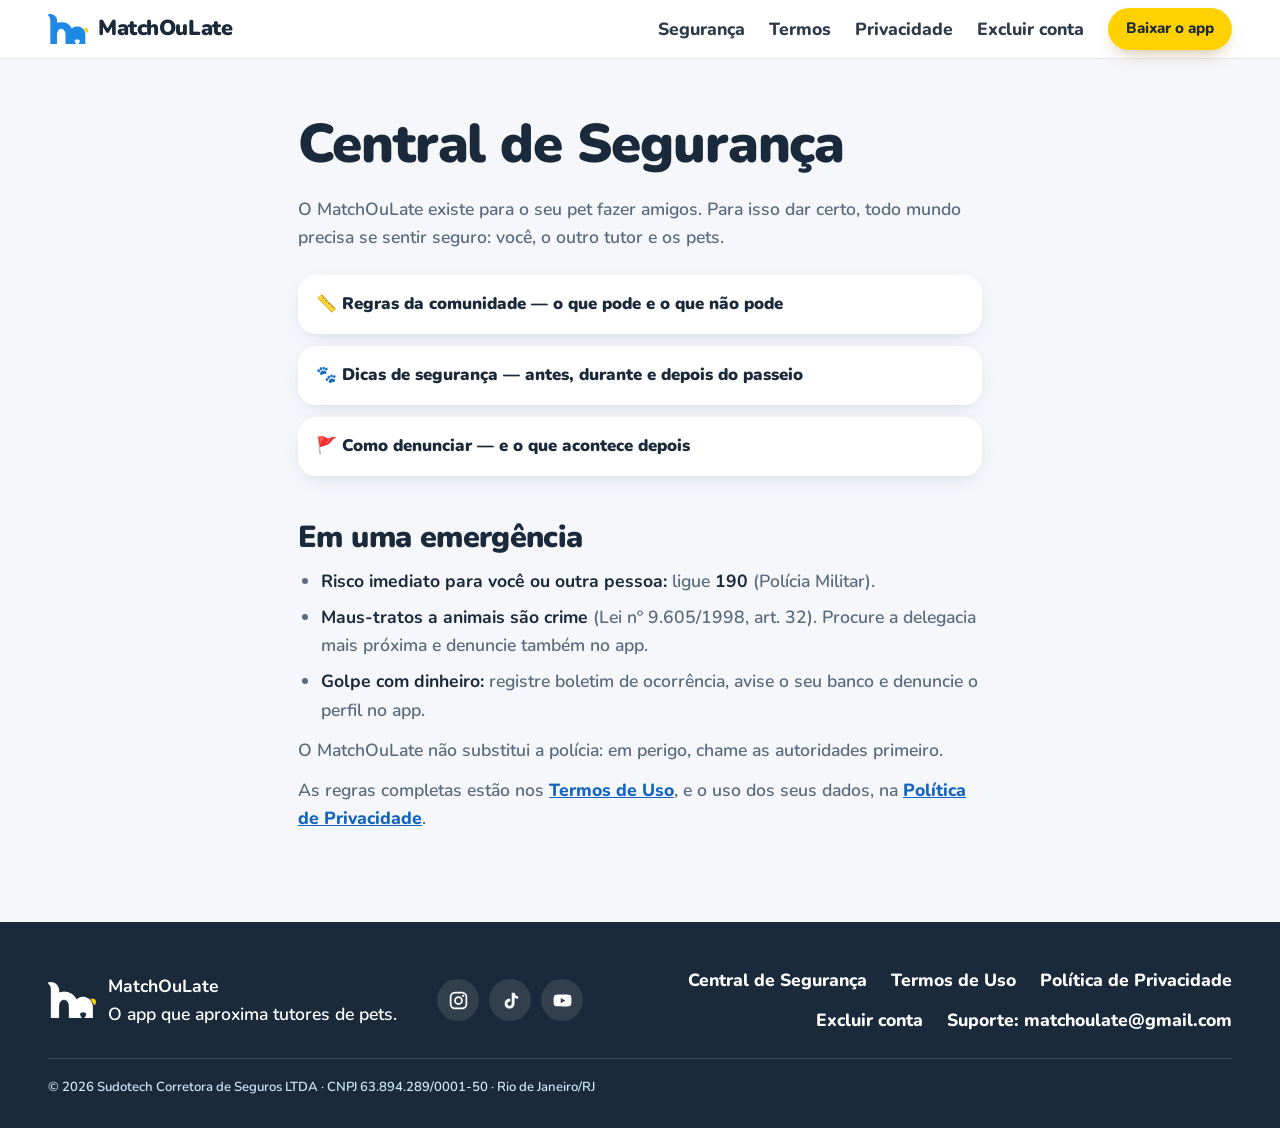
<file: seguranca.html>
<!doctype html>
<html lang="pt-BR">
<head>
<meta charset="utf-8">
<meta name="viewport" content="width=device-width, initial-scale=1">
<title>Central de Segurança · MatchOuLate</title>
<meta name="theme-color" content="#1E88E5">
<link rel="icon" href="img/favicon.png">
<link rel="preconnect" href="https://fonts.googleapis.com">
<link rel="preconnect" href="https://fonts.gstatic.com" crossorigin>
<link href="https://fonts.googleapis.com/css2?family=Lilita+One&family=Nunito:ital,wght@0,500;0,600;0,700;0,800;0,900;1,800&display=swap" rel="stylesheet">
<link rel="stylesheet" href="styles.css">
<script>try{if(/[?&]app=1/.test(location.search))sessionStorage.setItem("app","1")}catch(e){}if(/[?&]app=1/.test(location.search)||(function(){try{return sessionStorage.getItem("app")==="1"}catch(e){return false}})())document.documentElement.classList.add("no-app")</script>
</head>
<body class="pagina">
<header class="topo is-rolado">
  <a class="marca" href="index.html" aria-label="MatchOuLate, início"><img src="img/logo.png" alt="" width="54" height="40"><span>MatchOuLate</span></a>
  <nav class="menu" aria-label="Páginas">
    <a href="seguranca.html">Segurança</a><a href="termos.html">Termos</a><a href="privacidade.html">Privacidade</a><a href="excluir-conta.html">Excluir conta</a>
  </nav>
  <a class="botao botao--amarelo botao--pequeno" href="index.html#baixar">Baixar o app</a>
</header>
<main class="documento">
<h1>Central de Segurança</h1>
<p>O MatchOuLate existe para o seu pet fazer amigos. Para isso dar certo, todo mundo precisa se sentir seguro: você, o outro tutor e os pets.</p>
<div class="links">
<a href="regras-da-comunidade.html">📏 Regras da comunidade — o que pode e o que não pode</a>
<a href="dicas-de-seguranca.html">🐾 Dicas de segurança — antes, durante e depois do passeio</a>
<a href="como-denunciar.html">🚩 Como denunciar — e o que acontece depois</a>
</div>

<h2>Em uma emergência</h2>
<ul>
<li><strong>Risco imediato para você ou outra pessoa:</strong> ligue <strong>190</strong> (Polícia Militar).</li>
<li><strong>Maus-tratos a animais são crime</strong> (Lei nº 9.605/1998, art. 32). Procure a delegacia mais próxima e denuncie também no app.</li>
<li><strong>Golpe com dinheiro:</strong> registre boletim de ocorrência, avise o seu banco e denuncie o perfil no app.</li>
</ul>
<p>O MatchOuLate não substitui a polícia: em perigo, chame as autoridades primeiro.</p>
<p>As regras completas estão nos <a href="termos.html">Termos de Uso</a>, e o uso dos seus dados, na <a href="privacidade.html">Política de Privacidade</a>.</p>
</main>
<footer class="rodape">
  <div class="rodape__marca"><img src="img/logo-branco.png" alt="" width="54" height="40"><p><strong>MatchOuLate</strong><br>O app que aproxima tutores de pets.</p></div>
  <div class="redes"><a href="https://www.instagram.com/matchoulate/" target="_blank" rel="noopener" aria-label="Instagram do MatchOuLate"><svg viewBox="0 0 24 24"><rect x="3" y="3" width="18" height="18" rx="5" fill="none" stroke="currentColor" stroke-width="2"/><circle cx="12" cy="12" r="4" fill="none" stroke="currentColor" stroke-width="2"/><circle cx="17.3" cy="6.7" r="1.3"/></svg></a><a href="https://www.tiktok.com/@matchoulateoficial" target="_blank" rel="noopener" aria-label="TikTok do MatchOuLate"><svg viewBox="0 0 24 24"><path d="M16.6 3c.4 2.2 1.9 3.8 4.1 4v3.1c-1.5 0-2.9-.4-4.1-1.2v6.4c0 3.6-2.6 5.9-5.7 5.9-3.2 0-5.6-2.5-5.6-5.6 0-3.4 2.9-5.9 6.4-5.5v3.2c-1.6-.4-3.2.7-3.2 2.4 0 1.3 1 2.4 2.4 2.4 1.5 0 2.5-1 2.5-2.9V3h3.2z"/></svg></a><a href="https://www.youtube.com/@MatchouLate" target="_blank" rel="noopener" aria-label="YouTube do MatchOuLate"><svg viewBox="0 0 24 24"><path d="M22 8.2c-.2-1.6-1-2.7-2.6-2.9C17 5 12 5 12 5s-5 0-7.4.3C3 5.5 2.2 6.6 2 8.2 1.8 9.6 1.8 12 1.8 12s0 2.4.2 3.8c.2 1.6 1 2.7 2.6 2.9C7 19 12 19 12 19s5 0 7.4-.3c1.6-.2 2.4-1.3 2.6-2.9.2-1.4.2-3.8.2-3.8s0-2.4-.2-3.8zM10 15V9l5.2 3L10 15z"/></svg></a></div>
  <nav class="rodape__links" aria-label="Links legais e de ajuda">
    <a href="seguranca.html">Central de Segurança</a><a href="termos.html">Termos de Uso</a><a href="privacidade.html">Política de Privacidade</a><a href="excluir-conta.html">Excluir conta</a><a href="mailto:matchoulate@gmail.com">Suporte: matchoulate@gmail.com</a>
  </nav>
  <p class="rodape__legal">© 2026 Sudotech Corretora de Seguros LTDA · CNPJ 63.894.289/0001-50 · Rio de Janeiro/RJ</p>
</footer>
</body>
</html>
</file>
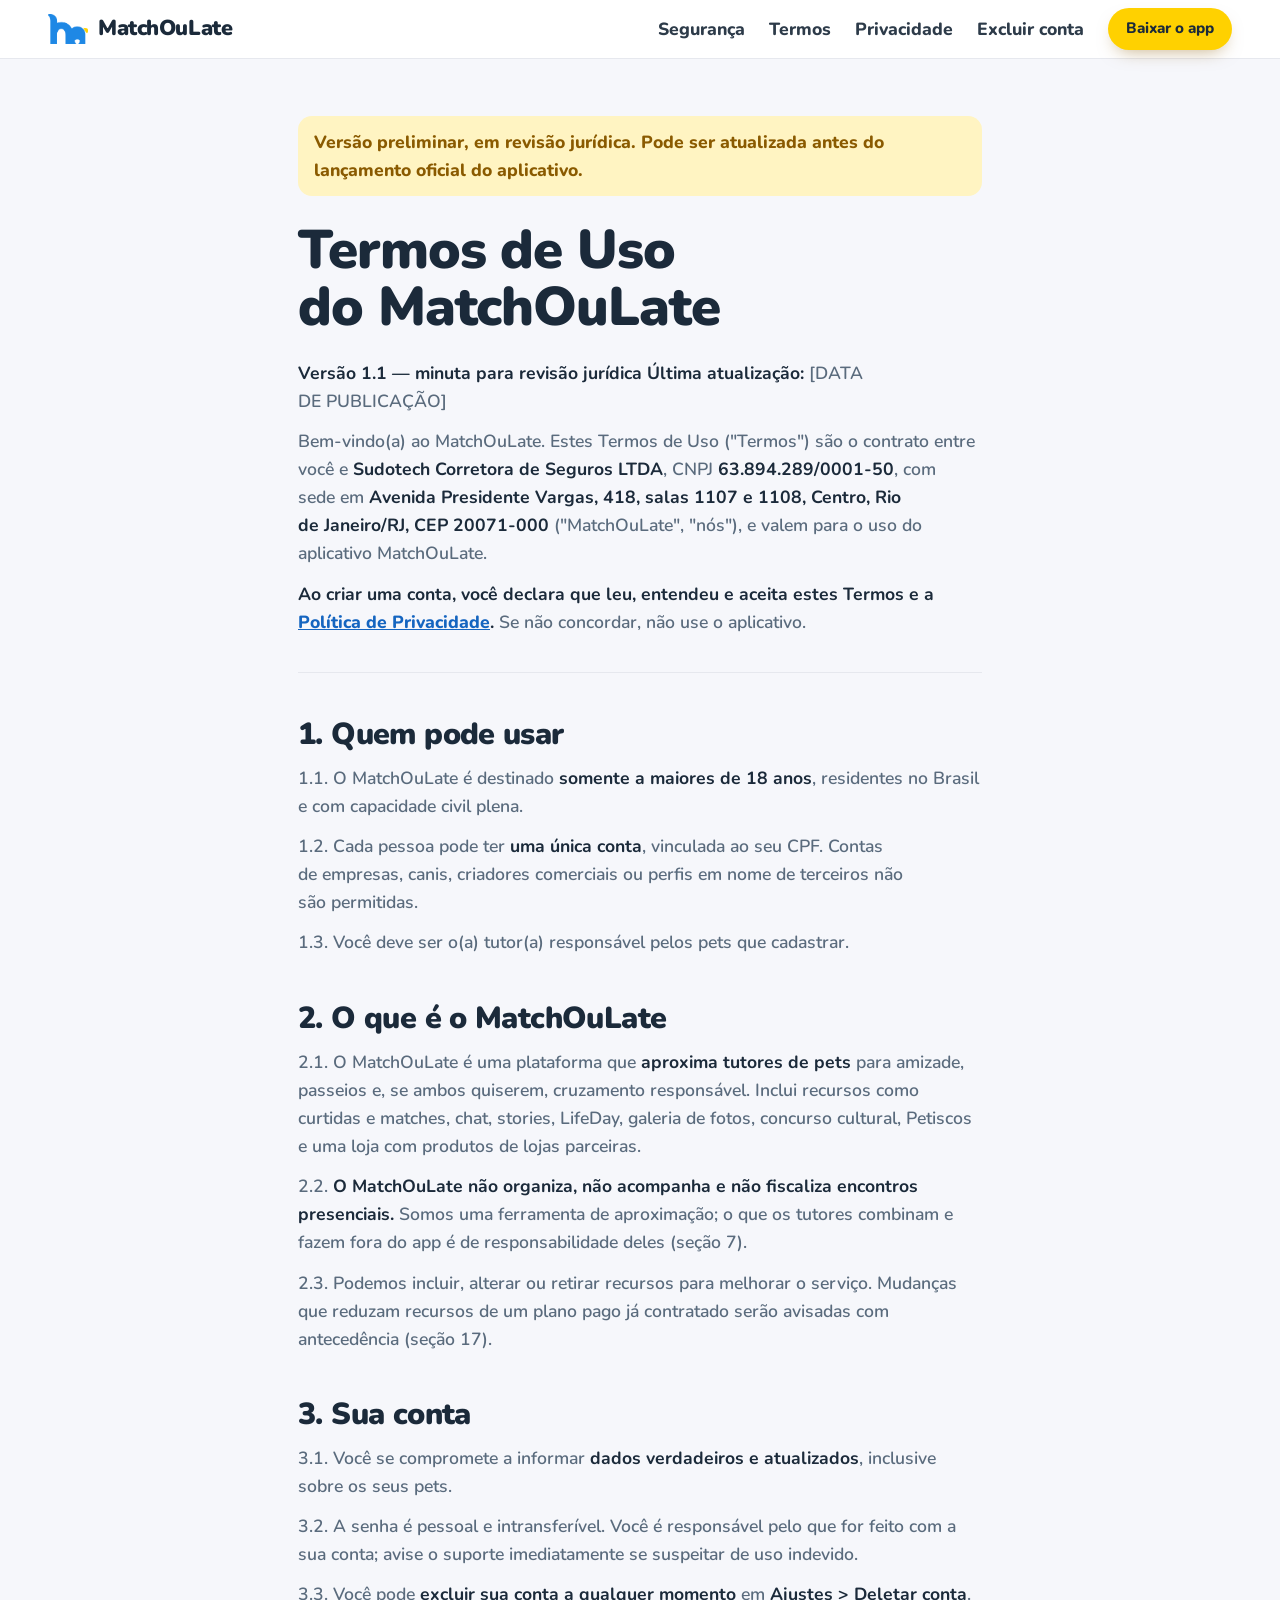
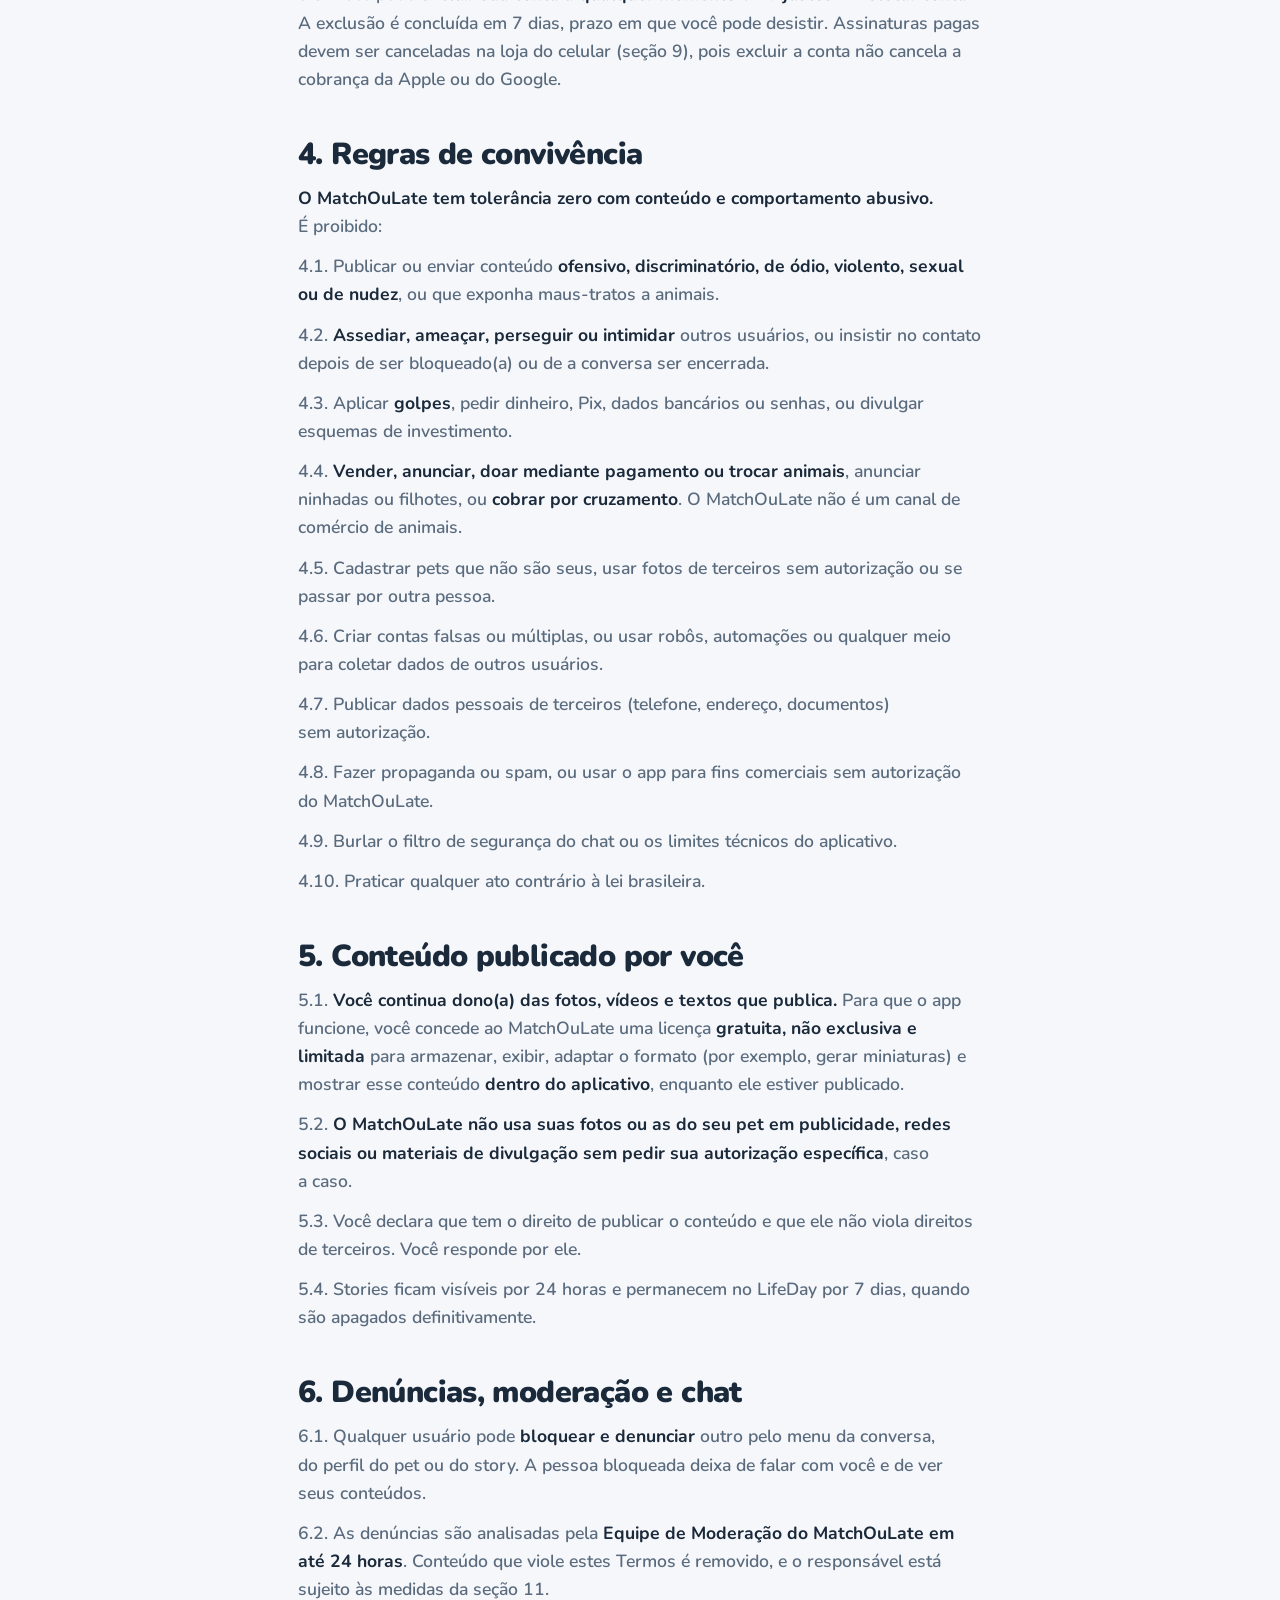
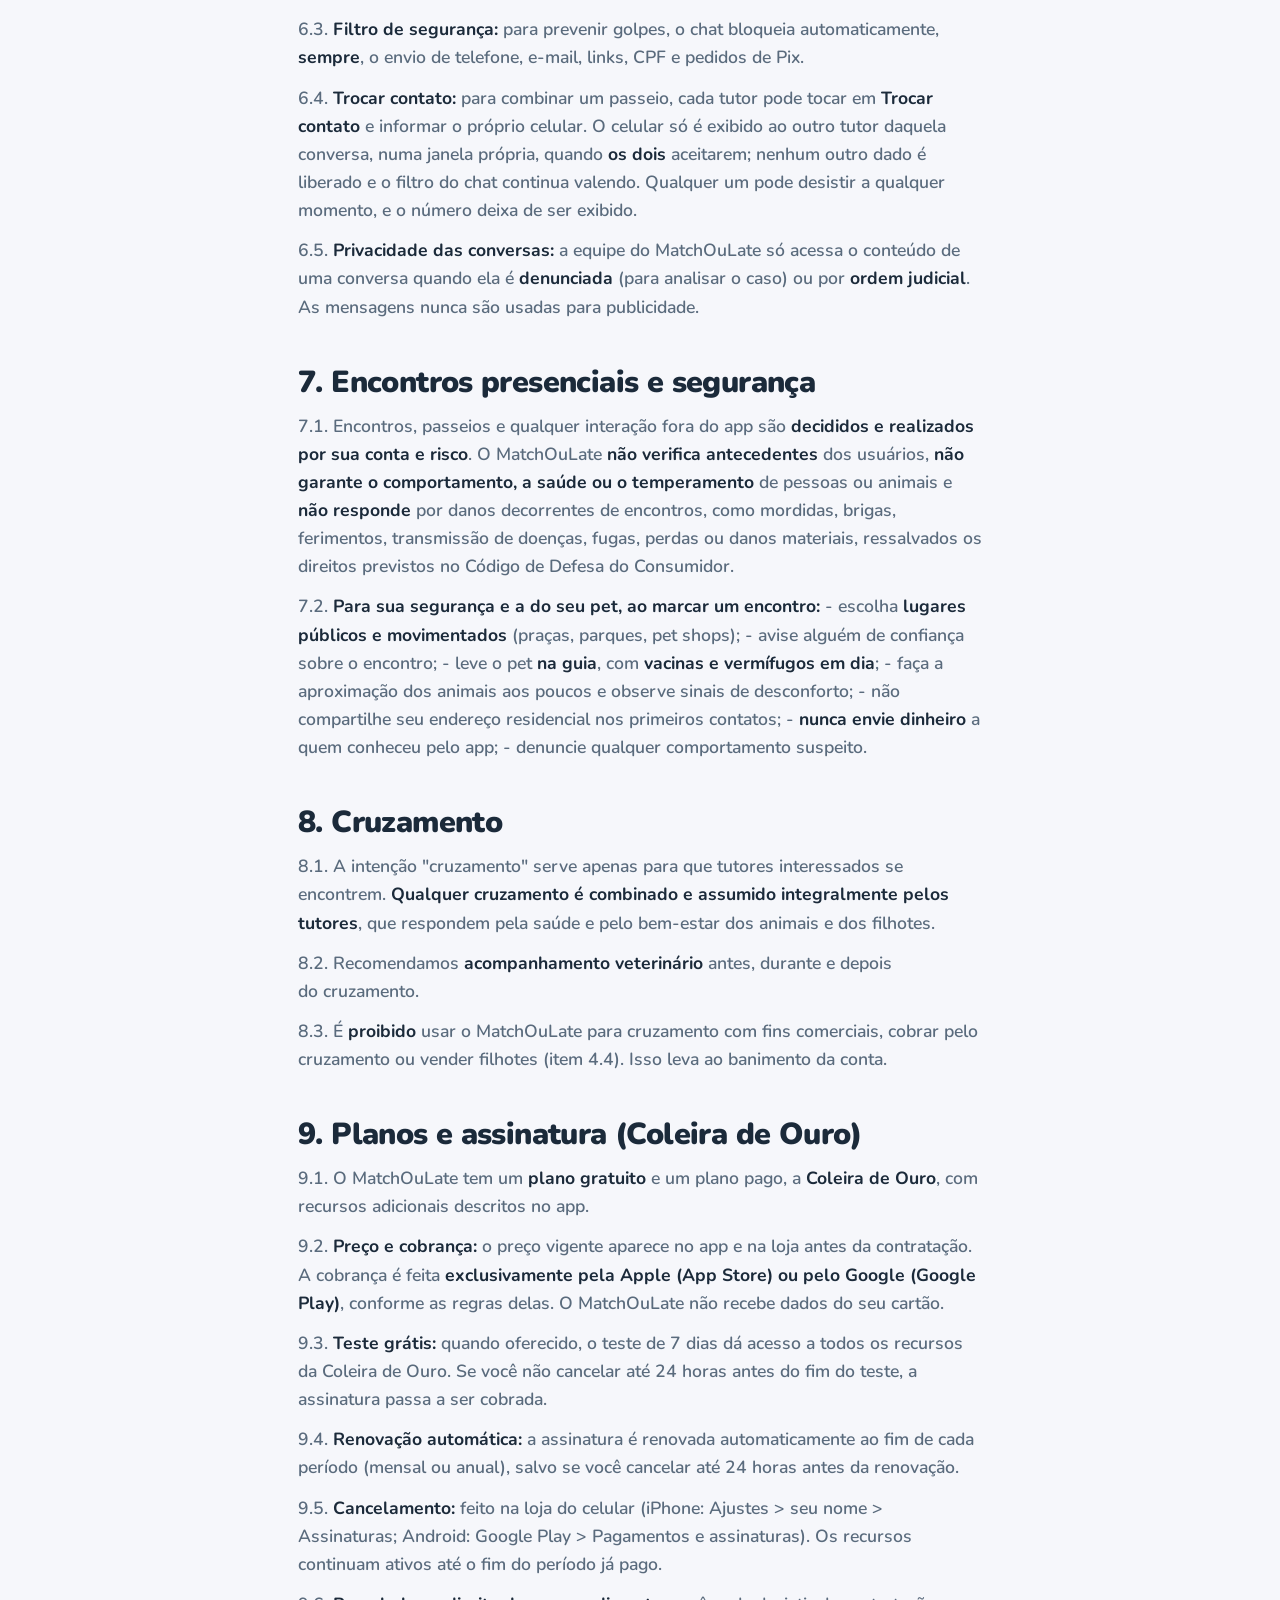
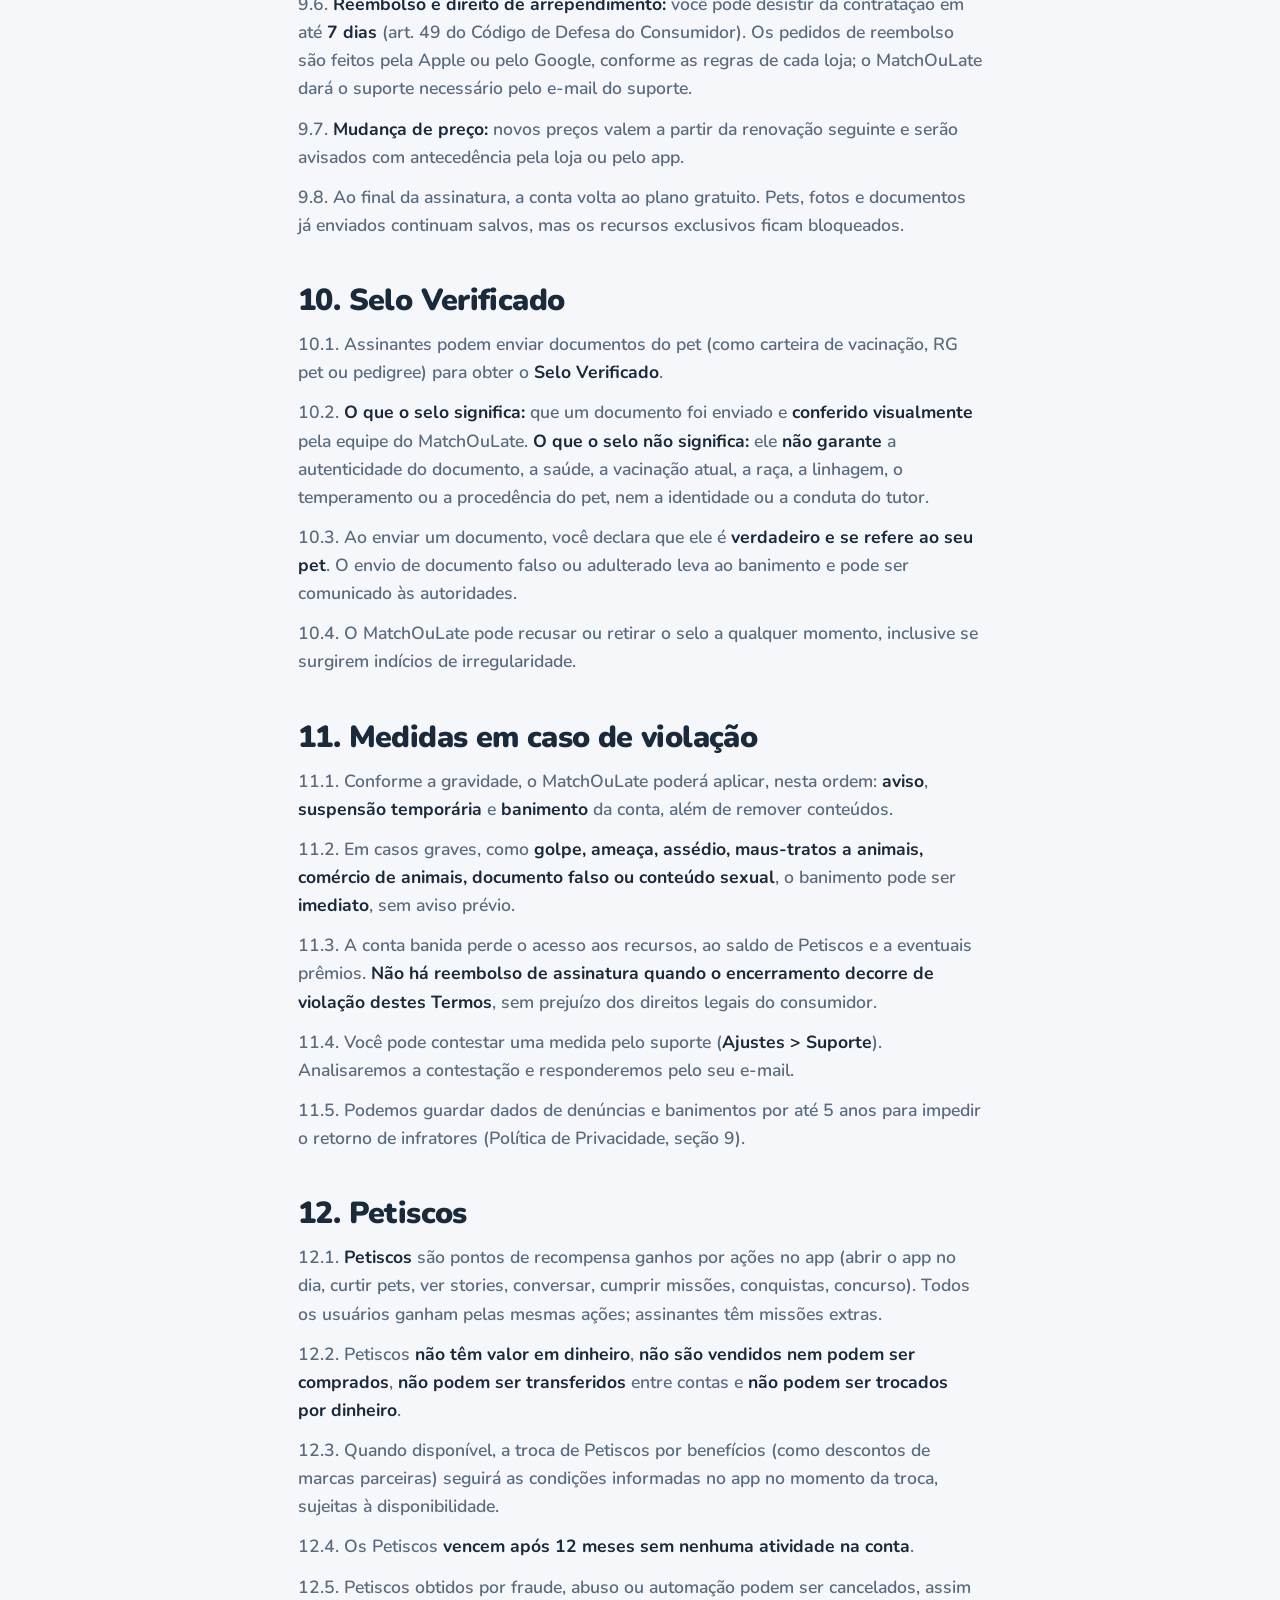
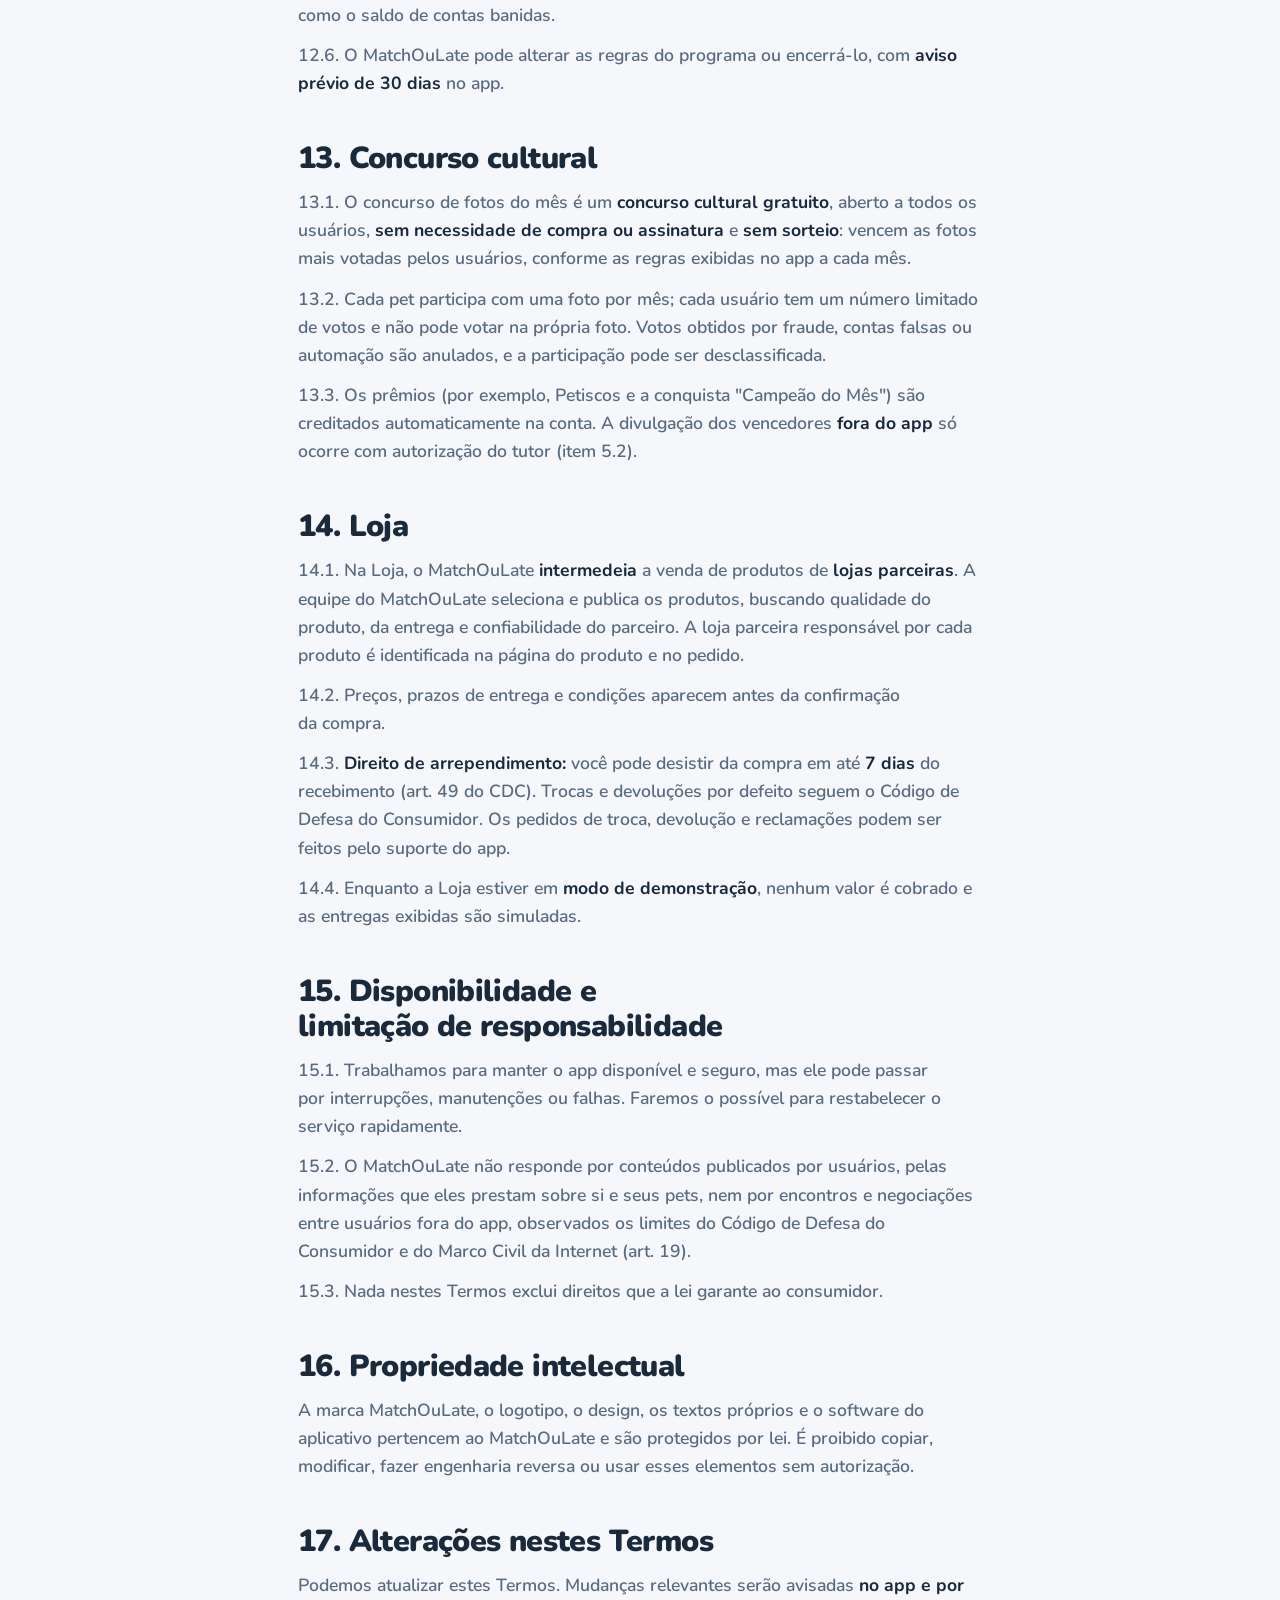
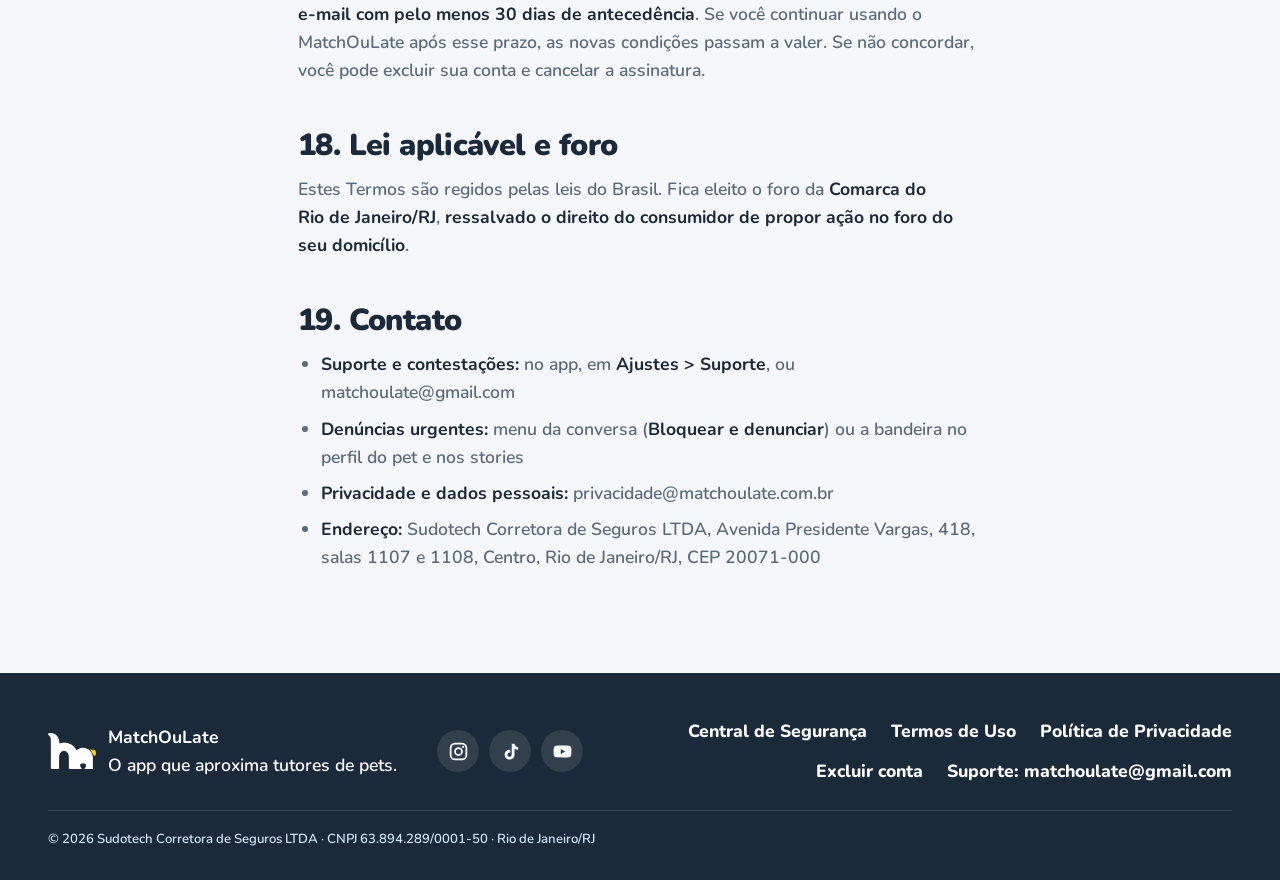
<file: termos.html>
<!doctype html>
<html lang="pt-BR">
<head>
<meta charset="utf-8">
<meta name="viewport" content="width=device-width, initial-scale=1">
<title>Termos de Uso · MatchOuLate</title>
<meta name="theme-color" content="#1E88E5">
<link rel="icon" href="img/favicon.png">
<link rel="preconnect" href="https://fonts.googleapis.com">
<link rel="preconnect" href="https://fonts.gstatic.com" crossorigin>
<link href="https://fonts.googleapis.com/css2?family=Lilita+One&family=Nunito:ital,wght@0,500;0,600;0,700;0,800;0,900;1,800&display=swap" rel="stylesheet">
<link rel="stylesheet" href="styles.css">
<script>try{if(/[?&]app=1/.test(location.search))sessionStorage.setItem("app","1")}catch(e){}if(/[?&]app=1/.test(location.search)||(function(){try{return sessionStorage.getItem("app")==="1"}catch(e){return false}})())document.documentElement.classList.add("no-app")</script>
</head>
<body class="pagina">
<header class="topo is-rolado">
  <a class="marca" href="index.html" aria-label="MatchOuLate, início"><img src="img/logo.png" alt="" width="54" height="40"><span>MatchOuLate</span></a>
  <nav class="menu" aria-label="Páginas">
    <a href="seguranca.html">Segurança</a><a href="termos.html">Termos</a><a href="privacidade.html">Privacidade</a><a href="excluir-conta.html">Excluir conta</a>
  </nav>
  <a class="botao botao--amarelo botao--pequeno" href="index.html#baixar">Baixar o app</a>
</header>
<main class="documento">
<p class="documento__aviso">Versão preliminar, em revisão jurídica. Pode ser atualizada antes do lançamento oficial do aplicativo.</p>
<h1>Termos de Uso do MatchOuLate</h1>
<p><strong>Versão 1.1 — minuta para revisão jurídica</strong>
<strong>Última atualização:</strong> [DATA DE PUBLICAÇÃO]</p>
<p>Bem-vindo(a) ao MatchOuLate. Estes Termos de Uso ("Termos") são o contrato entre você e <strong>Sudotech Corretora de Seguros LTDA</strong>, CNPJ <strong>63.894.289/0001-50</strong>, com sede em <strong>Avenida Presidente Vargas, 418, salas 1107 e 1108, Centro, Rio de Janeiro/RJ, CEP 20071-000</strong> ("MatchOuLate", "nós"), e valem para o uso do aplicativo MatchOuLate.</p>
<p><strong>Ao criar uma conta, você declara que leu, entendeu e aceita estes Termos e a <a href="privacidade.html">Política de Privacidade</a>.</strong> Se não concordar, não use o aplicativo.</p>
<hr />
<h2>1. Quem pode usar</h2>
<p>1.1. O MatchOuLate é destinado <strong>somente a maiores de 18 anos</strong>, residentes no Brasil e com capacidade civil plena.</p>
<p>1.2. Cada pessoa pode ter <strong>uma única conta</strong>, vinculada ao seu CPF. Contas de empresas, canis, criadores comerciais ou perfis em nome de terceiros não são permitidas.</p>
<p>1.3. Você deve ser o(a) tutor(a) responsável pelos pets que cadastrar.</p>
<h2>2. O que é o MatchOuLate</h2>
<p>2.1. O MatchOuLate é uma plataforma que <strong>aproxima tutores de pets</strong> para amizade, passeios e, se ambos quiserem, cruzamento responsável. Inclui recursos como curtidas e matches, chat, stories, LifeDay, galeria de fotos, concurso cultural, Petiscos e uma loja com produtos de lojas parceiras.</p>
<p>2.2. <strong>O MatchOuLate não organiza, não acompanha e não fiscaliza encontros presenciais.</strong> Somos uma ferramenta de aproximação; o que os tutores combinam e fazem fora do app é de responsabilidade deles (seção 7).</p>
<p>2.3. Podemos incluir, alterar ou retirar recursos para melhorar o serviço. Mudanças que reduzam recursos de um plano pago já contratado serão avisadas com antecedência (seção 17).</p>
<h2>3. Sua conta</h2>
<p>3.1. Você se compromete a informar <strong>dados verdadeiros e atualizados</strong>, inclusive sobre os seus pets.</p>
<p>3.2. A senha é pessoal e intransferível. Você é responsável pelo que for feito com a sua conta; avise o suporte imediatamente se suspeitar de uso indevido.</p>
<p>3.3. Você pode <strong>excluir sua conta a qualquer momento</strong> em <strong>Ajustes &gt; Deletar conta</strong>. A exclusão é concluída em 7 dias, prazo em que você pode desistir. Assinaturas pagas devem ser canceladas na loja do celular (seção 9), pois excluir a conta não cancela a cobrança da Apple ou do Google.</p>
<h2>4. Regras de convivência</h2>
<p><strong>O MatchOuLate tem tolerância zero com conteúdo e comportamento abusivo.</strong> É proibido:</p>
<p>4.1. Publicar ou enviar conteúdo <strong>ofensivo, discriminatório, de ódio, violento, sexual ou de nudez</strong>, ou que exponha maus-tratos a animais.</p>
<p>4.2. <strong>Assediar, ameaçar, perseguir ou intimidar</strong> outros usuários, ou insistir no contato depois de ser bloqueado(a) ou de a conversa ser encerrada.</p>
<p>4.3. Aplicar <strong>golpes</strong>, pedir dinheiro, Pix, dados bancários ou senhas, ou divulgar esquemas de investimento.</p>
<p>4.4. <strong>Vender, anunciar, doar mediante pagamento ou trocar animais</strong>, anunciar ninhadas ou filhotes, ou <strong>cobrar por cruzamento</strong>. O MatchOuLate não é um canal de comércio de animais.</p>
<p>4.5. Cadastrar pets que não são seus, usar fotos de terceiros sem autorização ou se passar por outra pessoa.</p>
<p>4.6. Criar contas falsas ou múltiplas, ou usar robôs, automações ou qualquer meio para coletar dados de outros usuários.</p>
<p>4.7. Publicar dados pessoais de terceiros (telefone, endereço, documentos) sem autorização.</p>
<p>4.8. Fazer propaganda ou spam, ou usar o app para fins comerciais sem autorização do MatchOuLate.</p>
<p>4.9. Burlar o filtro de segurança do chat ou os limites técnicos do aplicativo.</p>
<p>4.10. Praticar qualquer ato contrário à lei brasileira.</p>
<h2>5. Conteúdo publicado por você</h2>
<p>5.1. <strong>Você continua dono(a) das fotos, vídeos e textos que publica.</strong> Para que o app funcione, você concede ao MatchOuLate uma licença <strong>gratuita, não exclusiva e limitada</strong> para armazenar, exibir, adaptar o formato (por exemplo, gerar miniaturas) e mostrar esse conteúdo <strong>dentro do aplicativo</strong>, enquanto ele estiver publicado.</p>
<p>5.2. <strong>O MatchOuLate não usa suas fotos ou as do seu pet em publicidade, redes sociais ou materiais de divulgação sem pedir sua autorização específica</strong>, caso a caso.</p>
<p>5.3. Você declara que tem o direito de publicar o conteúdo e que ele não viola direitos de terceiros. Você responde por ele.</p>
<p>5.4. Stories ficam visíveis por 24 horas e permanecem no LifeDay por 7 dias, quando são apagados definitivamente.</p>
<h2>6. Denúncias, moderação e chat</h2>
<p>6.1. Qualquer usuário pode <strong>bloquear e denunciar</strong> outro pelo menu da conversa, do perfil do pet ou do story. A pessoa bloqueada deixa de falar com você e de ver seus conteúdos.</p>
<p>6.2. As denúncias são analisadas pela <strong>Equipe de Moderação do MatchOuLate em até 24 horas</strong>. Conteúdo que viole estes Termos é removido, e o responsável está sujeito às medidas da seção 11.</p>
<p>6.3. <strong>Filtro de segurança:</strong> para prevenir golpes, o chat bloqueia automaticamente, <strong>sempre</strong>, o envio de telefone, e-mail, links, CPF e pedidos de Pix.</p>
<p>6.4. <strong>Trocar contato:</strong> para combinar um passeio, cada tutor pode tocar em <strong>Trocar contato</strong> e informar o próprio celular. O celular só é exibido ao outro tutor daquela conversa, numa janela própria, quando <strong>os dois</strong> aceitarem; nenhum outro dado é liberado e o filtro do chat continua valendo. Qualquer um pode desistir a qualquer momento, e o número deixa de ser exibido.</p>
<p>6.5. <strong>Privacidade das conversas:</strong> a equipe do MatchOuLate só acessa o conteúdo de uma conversa quando ela é <strong>denunciada</strong> (para analisar o caso) ou por <strong>ordem judicial</strong>. As mensagens nunca são usadas para publicidade.</p>
<h2>7. Encontros presenciais e segurança</h2>
<p>7.1. Encontros, passeios e qualquer interação fora do app são <strong>decididos e realizados por sua conta e risco</strong>. O MatchOuLate <strong>não verifica antecedentes</strong> dos usuários, <strong>não garante o comportamento, a saúde ou o temperamento</strong> de pessoas ou animais e <strong>não responde</strong> por danos decorrentes de encontros, como mordidas, brigas, ferimentos, transmissão de doenças, fugas, perdas ou danos materiais, ressalvados os direitos previstos no Código de Defesa do Consumidor.</p>
<p>7.2. <strong>Para sua segurança e a do seu pet, ao marcar um encontro:</strong>
- escolha <strong>lugares públicos e movimentados</strong> (praças, parques, pet shops);
- avise alguém de confiança sobre o encontro;
- leve o pet <strong>na guia</strong>, com <strong>vacinas e vermífugos em dia</strong>;
- faça a aproximação dos animais aos poucos e observe sinais de desconforto;
- não compartilhe seu endereço residencial nos primeiros contatos;
- <strong>nunca envie dinheiro</strong> a quem conheceu pelo app;
- denuncie qualquer comportamento suspeito.</p>
<h2>8. Cruzamento</h2>
<p>8.1. A intenção "cruzamento" serve apenas para que tutores interessados se encontrem. <strong>Qualquer cruzamento é combinado e assumido integralmente pelos tutores</strong>, que respondem pela saúde e pelo bem-estar dos animais e dos filhotes.</p>
<p>8.2. Recomendamos <strong>acompanhamento veterinário</strong> antes, durante e depois do cruzamento.</p>
<p>8.3. É <strong>proibido</strong> usar o MatchOuLate para cruzamento com fins comerciais, cobrar pelo cruzamento ou vender filhotes (item 4.4). Isso leva ao banimento da conta.</p>
<h2>9. Planos e assinatura (Coleira de Ouro)</h2>
<p>9.1. O MatchOuLate tem um <strong>plano gratuito</strong> e um plano pago, a <strong>Coleira de Ouro</strong>, com recursos adicionais descritos no app.</p>
<p>9.2. <strong>Preço e cobrança:</strong> o preço vigente aparece no app e na loja antes da contratação. A cobrança é feita <strong>exclusivamente pela Apple (App Store) ou pelo Google (Google Play)</strong>, conforme as regras delas. O MatchOuLate não recebe dados do seu cartão.</p>
<p>9.3. <strong>Teste grátis:</strong> quando oferecido, o teste de 7 dias dá acesso a todos os recursos da Coleira de Ouro. Se você não cancelar até 24 horas antes do fim do teste, a assinatura passa a ser cobrada.</p>
<p>9.4. <strong>Renovação automática:</strong> a assinatura é renovada automaticamente ao fim de cada período (mensal ou anual), salvo se você cancelar até 24 horas antes da renovação.</p>
<p>9.5. <strong>Cancelamento:</strong> feito na loja do celular (iPhone: Ajustes &gt; seu nome &gt; Assinaturas; Android: Google Play &gt; Pagamentos e assinaturas). Os recursos continuam ativos até o fim do período já pago.</p>
<p>9.6. <strong>Reembolso e direito de arrependimento:</strong> você pode desistir da contratação em até <strong>7 dias</strong> (art. 49 do Código de Defesa do Consumidor). Os pedidos de reembolso são feitos pela Apple ou pelo Google, conforme as regras de cada loja; o MatchOuLate dará o suporte necessário pelo e-mail do suporte.</p>
<p>9.7. <strong>Mudança de preço:</strong> novos preços valem a partir da renovação seguinte e serão avisados com antecedência pela loja ou pelo app.</p>
<p>9.8. Ao final da assinatura, a conta volta ao plano gratuito. Pets, fotos e documentos já enviados continuam salvos, mas os recursos exclusivos ficam bloqueados.</p>
<h2>10. Selo Verificado</h2>
<p>10.1. Assinantes podem enviar documentos do pet (como carteira de vacinação, RG pet ou pedigree) para obter o <strong>Selo Verificado</strong>.</p>
<p>10.2. <strong>O que o selo significa:</strong> que um documento foi enviado e <strong>conferido visualmente</strong> pela equipe do MatchOuLate. <strong>O que o selo não significa:</strong> ele <strong>não garante</strong> a autenticidade do documento, a saúde, a vacinação atual, a raça, a linhagem, o temperamento ou a procedência do pet, nem a identidade ou a conduta do tutor.</p>
<p>10.3. Ao enviar um documento, você declara que ele é <strong>verdadeiro e se refere ao seu pet</strong>. O envio de documento falso ou adulterado leva ao banimento e pode ser comunicado às autoridades.</p>
<p>10.4. O MatchOuLate pode recusar ou retirar o selo a qualquer momento, inclusive se surgirem indícios de irregularidade.</p>
<h2>11. Medidas em caso de violação</h2>
<p>11.1. Conforme a gravidade, o MatchOuLate poderá aplicar, nesta ordem: <strong>aviso</strong>, <strong>suspensão temporária</strong> e <strong>banimento</strong> da conta, além de remover conteúdos.</p>
<p>11.2. Em casos graves, como <strong>golpe, ameaça, assédio, maus-tratos a animais, comércio de animais, documento falso ou conteúdo sexual</strong>, o banimento pode ser <strong>imediato</strong>, sem aviso prévio.</p>
<p>11.3. A conta banida perde o acesso aos recursos, ao saldo de Petiscos e a eventuais prêmios. <strong>Não há reembolso de assinatura quando o encerramento decorre de violação destes Termos</strong>, sem prejuízo dos direitos legais do consumidor.</p>
<p>11.4. Você pode contestar uma medida pelo suporte (<strong>Ajustes &gt; Suporte</strong>). Analisaremos a contestação e responderemos pelo seu e-mail.</p>
<p>11.5. Podemos guardar dados de denúncias e banimentos por até 5 anos para impedir o retorno de infratores (Política de Privacidade, seção 9).</p>
<h2>12. Petiscos</h2>
<p>12.1. <strong>Petiscos</strong> são pontos de recompensa ganhos por ações no app (abrir o app no dia, curtir pets, ver stories, conversar, cumprir missões, conquistas, concurso). Todos os usuários ganham pelas mesmas ações; assinantes têm missões extras.</p>
<p>12.2. Petiscos <strong>não têm valor em dinheiro</strong>, <strong>não são vendidos nem podem ser comprados</strong>, <strong>não podem ser transferidos</strong> entre contas e <strong>não podem ser trocados por dinheiro</strong>.</p>
<p>12.3. Quando disponível, a troca de Petiscos por benefícios (como descontos de marcas parceiras) seguirá as condições informadas no app no momento da troca, sujeitas à disponibilidade.</p>
<p>12.4. Os Petiscos <strong>vencem após 12 meses sem nenhuma atividade na conta</strong>.</p>
<p>12.5. Petiscos obtidos por fraude, abuso ou automação podem ser cancelados, assim como o saldo de contas banidas.</p>
<p>12.6. O MatchOuLate pode alterar as regras do programa ou encerrá-lo, com <strong>aviso prévio de 30 dias</strong> no app.</p>
<h2>13. Concurso cultural</h2>
<p>13.1. O concurso de fotos do mês é um <strong>concurso cultural gratuito</strong>, aberto a todos os usuários, <strong>sem necessidade de compra ou assinatura</strong> e <strong>sem sorteio</strong>: vencem as fotos mais votadas pelos usuários, conforme as regras exibidas no app a cada mês.</p>
<p>13.2. Cada pet participa com uma foto por mês; cada usuário tem um número limitado de votos e não pode votar na própria foto. Votos obtidos por fraude, contas falsas ou automação são anulados, e a participação pode ser desclassificada.</p>
<p>13.3. Os prêmios (por exemplo, Petiscos e a conquista "Campeão do Mês") são creditados automaticamente na conta. A divulgação dos vencedores <strong>fora do app</strong> só ocorre com autorização do tutor (item 5.2).</p>
<h2>14. Loja</h2>
<p>14.1. Na Loja, o MatchOuLate <strong>intermedeia</strong> a venda de produtos de <strong>lojas parceiras</strong>. A equipe do MatchOuLate seleciona e publica os produtos, buscando qualidade do produto, da entrega e confiabilidade do parceiro. A loja parceira responsável por cada produto é identificada na página do produto e no pedido.</p>
<p>14.2. Preços, prazos de entrega e condições aparecem antes da confirmação da compra.</p>
<p>14.3. <strong>Direito de arrependimento:</strong> você pode desistir da compra em até <strong>7 dias</strong> do recebimento (art. 49 do CDC). Trocas e devoluções por defeito seguem o Código de Defesa do Consumidor. Os pedidos de troca, devolução e reclamações podem ser feitos pelo suporte do app.</p>
<p>14.4. Enquanto a Loja estiver em <strong>modo de demonstração</strong>, nenhum valor é cobrado e as entregas exibidas são simuladas.</p>
<h2>15. Disponibilidade e limitação de responsabilidade</h2>
<p>15.1. Trabalhamos para manter o app disponível e seguro, mas ele pode passar por interrupções, manutenções ou falhas. Faremos o possível para restabelecer o serviço rapidamente.</p>
<p>15.2. O MatchOuLate não responde por conteúdos publicados por usuários, pelas informações que eles prestam sobre si e seus pets, nem por encontros e negociações entre usuários fora do app, observados os limites do Código de Defesa do Consumidor e do Marco Civil da Internet (art. 19).</p>
<p>15.3. Nada nestes Termos exclui direitos que a lei garante ao consumidor.</p>
<h2>16. Propriedade intelectual</h2>
<p>A marca MatchOuLate, o logotipo, o design, os textos próprios e o software do aplicativo pertencem ao MatchOuLate e são protegidos por lei. É proibido copiar, modificar, fazer engenharia reversa ou usar esses elementos sem autorização.</p>
<h2>17. Alterações nestes Termos</h2>
<p>Podemos atualizar estes Termos. Mudanças relevantes serão avisadas <strong>no app e por e-mail com pelo menos 30 dias de antecedência</strong>. Se você continuar usando o MatchOuLate após esse prazo, as novas condições passam a valer. Se não concordar, você pode excluir sua conta e cancelar a assinatura.</p>
<h2>18. Lei aplicável e foro</h2>
<p>Estes Termos são regidos pelas leis do Brasil. Fica eleito o foro da <strong>Comarca do Rio de Janeiro/RJ</strong>, <strong>ressalvado o direito do consumidor de propor ação no foro do seu domicílio</strong>.</p>
<h2>19. Contato</h2>
<ul>
<li><strong>Suporte e contestações:</strong> no app, em <strong>Ajustes &gt; Suporte</strong>, ou matchoulate@gmail.com</li>
<li><strong>Denúncias urgentes:</strong> menu da conversa (<strong>Bloquear e denunciar</strong>) ou a bandeira no perfil do pet e nos stories</li>
<li><strong>Privacidade e dados pessoais:</strong> privacidade@matchoulate.com.br</li>
<li><strong>Endereço:</strong> Sudotech Corretora de Seguros LTDA, Avenida Presidente Vargas, 418, salas 1107 e 1108, Centro, Rio de Janeiro/RJ, CEP 20071-000</li>
</ul>
</main>
<footer class="rodape">
  <div class="rodape__marca"><img src="img/logo-branco.png" alt="" width="54" height="40"><p><strong>MatchOuLate</strong><br>O app que aproxima tutores de pets.</p></div>
  <div class="redes"><a href="https://www.instagram.com/matchoulate/" target="_blank" rel="noopener" aria-label="Instagram do MatchOuLate"><svg viewBox="0 0 24 24"><rect x="3" y="3" width="18" height="18" rx="5" fill="none" stroke="currentColor" stroke-width="2"/><circle cx="12" cy="12" r="4" fill="none" stroke="currentColor" stroke-width="2"/><circle cx="17.3" cy="6.7" r="1.3"/></svg></a><a href="https://www.tiktok.com/@matchoulateoficial" target="_blank" rel="noopener" aria-label="TikTok do MatchOuLate"><svg viewBox="0 0 24 24"><path d="M16.6 3c.4 2.2 1.9 3.8 4.1 4v3.1c-1.5 0-2.9-.4-4.1-1.2v6.4c0 3.6-2.6 5.9-5.7 5.9-3.2 0-5.6-2.5-5.6-5.6 0-3.4 2.9-5.9 6.4-5.5v3.2c-1.6-.4-3.2.7-3.2 2.4 0 1.3 1 2.4 2.4 2.4 1.5 0 2.5-1 2.5-2.9V3h3.2z"/></svg></a><a href="https://www.youtube.com/@MatchouLate" target="_blank" rel="noopener" aria-label="YouTube do MatchOuLate"><svg viewBox="0 0 24 24"><path d="M22 8.2c-.2-1.6-1-2.7-2.6-2.9C17 5 12 5 12 5s-5 0-7.4.3C3 5.5 2.2 6.6 2 8.2 1.8 9.6 1.8 12 1.8 12s0 2.4.2 3.8c.2 1.6 1 2.7 2.6 2.9C7 19 12 19 12 19s5 0 7.4-.3c1.6-.2 2.4-1.3 2.6-2.9.2-1.4.2-3.8.2-3.8s0-2.4-.2-3.8zM10 15V9l5.2 3L10 15z"/></svg></a></div>
  <nav class="rodape__links" aria-label="Links legais e de ajuda">
    <a href="seguranca.html">Central de Segurança</a><a href="termos.html">Termos de Uso</a><a href="privacidade.html">Política de Privacidade</a><a href="excluir-conta.html">Excluir conta</a><a href="mailto:matchoulate@gmail.com">Suporte: matchoulate@gmail.com</a>
  </nav>
  <p class="rodape__legal">© 2026 Sudotech Corretora de Seguros LTDA · CNPJ 63.894.289/0001-50 · Rio de Janeiro/RJ</p>
</footer>
</body>
</html>
</file>
<file: styles.css>
/* MatchOuLate · site de download
   O site é uma extensão do app: as cores, a fonte (Nunito), as sombras suaves azuladas, os cantos
   arredondados e as patinhas discretas do design system. Só a seção dos petiscos usa o estilo
   "figurinha" (contorno e sombra carimbada), porque é a parte de jogo do app. */

:root {
  /* tokens do design system do app */
  --primaria: #1E88E5;
  --acao: #1976D2;
  --acao-pressionado: #1565C0;
  --azul-50: #EAF4FD;
  --azul-100: #CFE6FB;
  --azul-300: #7DBBF2;
  --azul-900: #0D3C6E;
  --secundaria: #FFD100;
  --amarelo-100: #FFF4C2;
  --amarelo-texto: #8A5A00;
  --ouro: #F5B70A;
  --ouro-claro: #FFE08A;
  --ouro-100: #FFF6D6;
  --ouro-borda: #E9B949;
  --verde: #B8EB59;
  --verde-100: #EEF9D9;
  --rosa: #FF8FB1;
  --rosa-100: #FFE8EF;
  --pessego: #FFB38A;
  --pessego-100: #FFE8DA;
  --fundo: #F6F7FB;
  --superficie: #FFFFFF;
  --tinta: #1B2A3A;
  --tinta-suave: #5A6B7D;
  --borda: #E6E8EE;

  --sombra-cartao: 0 6px 20px -8px rgba(13, 60, 110, .22);
  --sombra-flutuante: 0 22px 44px -18px rgba(13, 60, 110, .38);
  --sombra-botao: 0 8px 18px -6px rgba(25, 118, 210, .5);
  --raio-cartao: 20px;
  --raio-g: 28px;

  --fonte: "Nunito", system-ui, sans-serif;
  --fonte-figurinha: "Lilita One", "Nunito", system-ui, sans-serif;
  --suave: cubic-bezier(.16, 1, .3, 1);
  --gutter: clamp(18px, 4vw, 48px);
  --secao: clamp(56px, 7vw, 96px);
}

*, *::before, *::after { box-sizing: border-box; }
html { scroll-behavior: smooth; -webkit-text-size-adjust: 100%; overflow-x: clip; }
body { margin: 0; background: var(--fundo); color: var(--tinta); font: 600 clamp(1rem, .96rem + .2vw, 1.1rem)/1.6 var(--fonte); -webkit-font-smoothing: antialiased; overflow-x: clip; }
img { max-width: 100%; display: block; }
a { color: inherit; }
h1, h2, h3 { font-family: var(--fonte); font-weight: 900; margin: 0; letter-spacing: -.02em; text-wrap: balance; }
p { margin: 0; text-wrap: pretty; }
.miolo { width: min(1180px, 100%); margin: 0 auto; padding: 0 var(--gutter); }

.pular { position: absolute; left: -999px; top: 8px; background: var(--secundaria); color: var(--tinta); padding: 10px 16px; border-radius: 999px; z-index: 100; font-weight: 800; }
.pular:focus { left: 12px; }
:focus-visible { outline: 3px solid var(--acao-pressionado); outline-offset: 3px; border-radius: 6px; }

.sobrescrito { font: 800 .78rem/1 var(--fonte); letter-spacing: .12em; text-transform: uppercase; color: var(--acao); margin-bottom: 12px; }
.titulo-secao { font-size: clamp(2rem, 1.3rem + 2.6vw, 3.3rem); line-height: 1.05; }

/* ---------- peças do app ---------- */
.selo { display: inline-block; font: 800 .9rem/1 var(--fonte); padding: 9px 14px; border-radius: 999px; background: rgba(13, 60, 110, .28); color: var(--superficie); }
.foto { background: var(--superficie); padding: 6px; box-shadow: var(--sombra-flutuante); overflow: hidden; }
.foto img { width: 100%; height: 100%; object-fit: cover; border-radius: inherit; }
.foto--circulo, .foto--circulo img { border-radius: 50%; }
.pilula { display: inline-block; font: 800 .82rem/1 var(--fonte); padding: 7px 11px; border-radius: 999px; }
.pilula--verde { background: var(--verde); color: var(--tinta); }
.balao-chat { display: inline-block; background: var(--superficie); box-shadow: var(--sombra-cartao); padding: 10px 14px; border-radius: 18px 18px 18px 6px; font-weight: 700; font-size: .95rem; line-height: 1.3; max-width: 240px; color: var(--tinta); }
.balao-chat--eu { background: var(--acao); color: var(--superficie); border-radius: 18px 18px 6px 18px; align-self: flex-end; }
.redondo { width: 44px; height: 44px; border-radius: 50%; display: grid; place-items: center; font-weight: 900; box-shadow: var(--sombra-cartao); }
.redondo svg { width: 22px; height: 22px; }
.redondo--nao { background: var(--superficie); color: #C52506; }
.redondo--sim { background: var(--acao); box-shadow: var(--sombra-botao); }
.redondo--sim svg { fill: var(--superficie); }
.chips { display: flex; flex-wrap: wrap; gap: 8px; margin-top: 22px; }
.chip { background: var(--superficie); box-shadow: var(--sombra-cartao); border-radius: 999px; padding: 9px 16px; font-weight: 800; font-size: .95rem; }

.flutua { animation: flutua 6s ease-in-out infinite; }
.flutua--2 { animation-duration: 7s; animation-delay: -2s; }
.flutua--3 { animation-duration: 5.4s; animation-delay: -1s; }
@keyframes flutua { 0%, 100% { translate: 0 0; } 50% { translate: 0 -8px; } }
@keyframes bate { 0%, 100% { transform: scale(1); } 15% { transform: scale(1.15); } 30% { transform: scale(1); } 45% { transform: scale(1.1); } }

/* ---------- botões e lojas ---------- */
.botao { display: inline-flex; align-items: center; justify-content: center; height: 50px; padding: 0 24px; border-radius: 999px; font: 800 1rem/1 var(--fonte); text-decoration: none; transition: transform .15s var(--suave), box-shadow .2s; }
.botao:hover { transform: translateY(-2px); }
.botao:active { transform: scale(.97); }
.botao--amarelo { background: var(--secundaria); color: var(--tinta); box-shadow: 0 8px 18px -8px rgba(138, 90, 0, .5); }
.botao--ouro { background: linear-gradient(135deg, var(--ouro-claro), var(--ouro)); color: var(--tinta); box-shadow: 0 10px 26px -8px rgba(245, 183, 10, .6); }
.botao--pequeno { height: 42px; padding: 0 18px; font-size: .95rem; }

.lojas { display: flex; flex-wrap: wrap; align-items: center; gap: 10px 4px; margin-top: 26px; }
.loja { display: inline-block; transition: transform .2s var(--suave); }
.loja:hover { transform: translateY(-3px); }
.loja img { height: 50px; width: auto; }
.loja--google img { height: 74px; margin: -12px -4px; }
.lojas__nota { margin-top: 10px; font-weight: 700; font-size: .9rem; color: var(--azul-100); }
.lojas__nota--escura { color: var(--amarelo-texto); }

/* ---------- topo ---------- */
.topo { position: fixed; inset: 0 0 auto; z-index: 50; display: flex; align-items: center; gap: 24px; padding: 14px var(--gutter); color: var(--superficie); transition: background .25s, color .25s, padding .25s, box-shadow .25s; }
.topo.is-rolado { background: rgba(255, 255, 255, .92); backdrop-filter: blur(14px); -webkit-backdrop-filter: blur(14px); color: var(--tinta); padding-block: 8px; box-shadow: 0 1px 0 var(--borda); }
.marca { display: flex; align-items: center; gap: 10px; text-decoration: none; font: 900 1.35rem/1 var(--fonte); letter-spacing: -.02em; }
.marca img { height: 30px; width: auto; }
.marca__escuro, .topo.is-rolado .marca__claro { display: none; }
.topo.is-rolado .marca__escuro { display: block; }
.menu { display: flex; gap: 24px; margin-left: auto; }
.menu a { text-decoration: none; font-weight: 800; opacity: .92; }
.menu a:hover { opacity: 1; text-decoration: underline; text-decoration-thickness: 2px; text-underline-offset: 6px; }

/* ---------- herói ---------- */
.heroi { position: relative; background: var(--primaria); color: var(--superficie); padding: 104px 0 90px; overflow: hidden; }
.patas-fundo { position: absolute; inset: 0; width: 100%; height: 100%; fill: var(--superficie); opacity: .1; pointer-events: none; }
.heroi__grade { position: relative; display: grid; grid-template-columns: minmax(0, 1.05fr) minmax(0, .95fr); gap: 24px; align-items: center; }
.heroi h1 { font-size: clamp(2.8rem, 1.5rem + 4.8vw, 5.4rem); line-height: 1; margin: 20px 0 0; }
.heroi .destaque { color: var(--secundaria); }
.heroi__sub { margin-top: 18px; max-width: 36ch; font-size: clamp(1.05rem, 1rem + .4vw, 1.25rem); font-weight: 600; color: var(--azul-50); }

.colagem { position: relative; height: clamp(400px, 40vw, 520px); }
.foto--grande { position: absolute; top: 2%; right: 4%; width: 64%; aspect-ratio: 4 / 5; border-radius: var(--raio-g); }
.foto--grande img { border-radius: 22px; }
.colagem .foto--circulo { position: absolute; left: 4%; bottom: 4%; width: 36%; aspect-ratio: 1; }
.cartao-match { position: absolute; left: 2%; top: 8%; background: var(--superficie); color: var(--tinta); border-radius: var(--raio-cartao); box-shadow: var(--sombra-flutuante); padding: 14px 16px; display: flex; align-items: center; gap: 12px; }
.cartao-match strong { display: block; font: 900 1.25rem/1.1 var(--fonte); margin-bottom: 6px; }
.cartao-match__coracao { width: 44px; height: 44px; border-radius: 50%; background: var(--rosa-100); display: grid; place-items: center; flex: none; animation: bate 1.6s ease-in-out infinite; }
.cartao-match__coracao svg { width: 22px; height: 22px; fill: #E8457A; }
.balao-chat--heroi { position: absolute; right: 0; bottom: 12%; }

/* ---------- faixa de recursos (divide o topo do resto) ---------- */
.faixa { position: relative; z-index: 3; margin: -34px -24px 0; background: var(--secundaria); color: var(--tinta); transform: rotate(-1.6deg); overflow: hidden; box-shadow: 0 14px 30px -14px rgba(13, 60, 110, .45); }
.faixa__trilho { display: flex; width: max-content; align-items: center; gap: 22px; padding: 15px 0; font: 900 clamp(1.05rem, .9rem + .7vw, 1.45rem)/1 var(--fonte); letter-spacing: -.01em; animation: corre-faixa 38s linear infinite; }
.faixa__trilho i { font-style: normal; font-size: .85em; opacity: .85; }
.faixa:hover .faixa__trilho { animation-play-state: paused; }
@keyframes corre-faixa { to { transform: translateX(-50%); } }

/* ---------- como funciona ---------- */
.como { padding: var(--secao) 0; }
.como .titulo-secao { max-width: 18ch; }
.passos { list-style: none; margin: clamp(28px, 4vw, 44px) 0 0; padding: 0; display: grid; grid-template-columns: repeat(3, minmax(0, 1fr)); gap: clamp(20px, 3vw, 36px); }
.passo { position: relative; }
.passo__cena { height: 210px; border-radius: var(--raio-g); display: grid; place-items: center; padding: 18px; margin-bottom: 20px; overflow: hidden; }
.passo__cena--azul { background: var(--azul-50); }
.passo__cena--amarelo { background: var(--amarelo-100); }
.passo__cena--verde { background: var(--verde-100); }
.passo__num { position: absolute; top: 186px; left: 18px; width: 44px; height: 44px; border-radius: 50%; background: var(--acao); color: var(--superficie); box-shadow: var(--sombra-botao); display: grid; place-items: center; font: 900 1.2rem/1 var(--fonte); }
.passo h3 { font-size: clamp(1.25rem, 1.1rem + .5vw, 1.5rem); margin: 6px 0 6px; }
.passo p { color: var(--tinta-suave); }
.pergunta { width: 100%; max-width: 250px; display: flex; flex-direction: column; gap: 8px; }
.pergunta p { font-weight: 900; font-size: 1.1rem; margin-bottom: 2px; }
.opcao { background: var(--superficie); border-radius: 14px; padding: 8px 12px; font-weight: 800; font-size: .95rem; box-shadow: var(--sombra-cartao); }
.opcao--ativa { background: var(--acao); color: var(--superficie); box-shadow: var(--sombra-botao); }
.mini-perfil { width: 100%; max-width: 250px; background: var(--superficie); border-radius: var(--raio-cartao); box-shadow: var(--sombra-flutuante); padding: 12px; display: grid; grid-template-columns: 60px 1fr; gap: 8px 12px; align-items: center; }
.mini-perfil__foto { width: 60px; height: 60px; border-radius: 16px; overflow: hidden; }
.mini-perfil__foto img { width: 100%; height: 100%; object-fit: cover; }
.mini-perfil__info strong { display: block; font-weight: 900; font-size: 1.1rem; }
.mini-perfil__info span { font-size: .85rem; color: var(--tinta-suave); font-weight: 700; }
.mini-perfil__acoes { grid-column: 1 / -1; display: flex; justify-content: center; gap: 16px; }
.conversa { width: 100%; max-width: 260px; display: flex; flex-direction: column; gap: 8px; align-items: flex-start; }
.conversa .balao-chat { font-size: .88rem; padding: 8px 12px; }

/* ---------- por dentro do app (prints reais em celulares) ---------- */
.vitrine { position: relative; overflow: hidden; padding: var(--secao) 0 calc(var(--secao) + 10px); background: linear-gradient(180deg, var(--fundo) 0%, var(--azul-50) 100%); }
.vitrine__cabeca { text-align: center; margin-bottom: clamp(36px, 5vw, 60px); }
.vitrine__cabeca .titulo-secao { max-width: 16ch; margin: 0 auto; }
.vitrine__aparelhos { position: relative; display: flex; justify-content: center; align-items: flex-start; gap: clamp(20px, 4vw, 56px); }
.vitrine__aparelhos::before { content: ""; position: absolute; left: 50%; top: 45%; width: min(900px, 130%); aspect-ratio: 1.7; translate: -50% -50%; border-radius: 50%; background: radial-gradient(closest-side, var(--azul-100), transparent); z-index: 0; }
.aparelho-bloco { position: relative; z-index: 1; margin: 60px 0 0; width: clamp(150px, 24vw, 290px); display: flex; flex-direction: column; align-items: center; gap: 18px; }
.aparelho-bloco--meio { margin-top: 0; z-index: 2; }
.aparelho-bloco figcaption { text-align: center; color: var(--tinta-suave); font-weight: 700; font-size: clamp(.82rem, .75rem + .3vw, 1rem); }
.aparelho-bloco figcaption strong { display: block; color: var(--tinta); font-weight: 900; font-size: 1.2em; }
.aparelho { position: relative; width: 100%; aspect-ratio: 739 / 1600; box-sizing: content-box; padding: 3.4%; margin: -3.4%; border-radius: 15% / 7%; background: linear-gradient(145deg, #2B3A4C, #121B26); box-shadow: inset 0 0 0 2px #46586C, 0 40px 70px -30px rgba(13, 60, 110, .55), 0 14px 26px -14px rgba(13, 60, 110, .35); transition: transform .5s var(--suave); }
.aparelho::before, .aparelho::after { content: ""; position: absolute; width: 3px; border-radius: 3px; background: #2B3A4C; }
.aparelho::before { left: -3px; top: 20%; height: 8%; box-shadow: 0 160% 0 #2B3A4C; }
.aparelho::after { right: -3px; top: 26%; height: 12%; }
.aparelho-bloco:hover .aparelho { transform: translateY(-8px); }
.aparelho__ilha { position: absolute; z-index: 3; top: 4.6%; left: 50%; translate: -50% 0; width: 29%; height: 3.1%; border-radius: 999px; background: #0B1118; }
.aparelho__tela { height: 100%; border-radius: 12% / 5.5%; overflow: hidden; background: var(--fundo); }
.aparelho__tela img { display: block; width: 100%; height: 100%; object-fit: cover; }

/* ---------- amizade & amor ---------- */
.amor { background: var(--rosa-100); padding: var(--secao) 0; position: relative; overflow: hidden; }
.amor__grade { position: relative; display: grid; grid-template-columns: minmax(0, 1fr) minmax(0, 1fr); gap: clamp(30px, 5vw, 70px); align-items: center; }
.amor__foto { position: relative; }
.coracao-foto { width: 100%; max-width: 460px; height: auto; display: block; margin: 0 auto; overflow: visible; filter: drop-shadow(0 22px 30px rgba(194, 24, 91, .22)); }
.coracao-foto__borda { fill: none; stroke: var(--superficie); stroke-width: 10; }
.coracoes { position: absolute; inset: 0; pointer-events: none; }
.coracoes i { position: absolute; bottom: 22%; font-style: normal; color: #E8457A; font-size: 24px; opacity: 0; animation: sobe 4.5s ease-in infinite; }
.coracoes i:nth-child(1) { left: 14%; }
.coracoes i:nth-child(2) { left: 32%; animation-delay: 1.1s; font-size: 18px; }
.coracoes i:nth-child(3) { left: 70%; animation-delay: 2.2s; }
.coracoes i:nth-child(4) { left: 84%; animation-delay: 3.3s; font-size: 16px; }
@keyframes sobe { 0% { opacity: 0; transform: translateY(0) scale(.6); } 20% { opacity: .9; } 100% { opacity: 0; transform: translateY(-200px) scale(1.1); } }
.amor__texto > p:not(.sobrescrito) { margin-top: 16px; max-width: 44ch; color: var(--tinta-suave); }
.amor .sobrescrito { color: #C2185B; }
.destaque-rosa { color: #D63370; }

/* ---------- dia a dia ---------- */
.dia { padding: var(--secao) 0; display: flex; flex-direction: column; gap: clamp(56px, 7vw, 90px); }
.dia__grade { display: grid; grid-template-columns: minmax(0, 1fr) minmax(0, 1fr); gap: clamp(30px, 5vw, 70px); align-items: center; }
.dia__grade--inverso .dia__texto { order: 2; }
.dia__texto > p:not(.sobrescrito) { margin-top: 16px; max-width: 46ch; color: var(--tinta-suave); }
.dia__texto strong { color: var(--tinta); }
.dia__cena { position: relative; min-height: 340px; }
.stories { display: flex; gap: clamp(10px, 2vw, 18px); justify-content: center; }
.story { display: flex; flex-direction: column; align-items: center; gap: 6px; font-weight: 800; font-size: .9rem; }
.story__anel { width: clamp(64px, 7vw, 80px); aspect-ratio: 1; border-radius: 50%; padding: 3px; background: linear-gradient(45deg, var(--secundaria), var(--primaria)); }
.story__anel--ouro { background: linear-gradient(45deg, var(--ouro-claro), var(--ouro)); }
.story__anel--visto { background: var(--azul-100); }
.story__anel img { width: 100%; height: 100%; object-fit: cover; border-radius: 50%; border: 3px solid var(--fundo); }
.lifeday { position: relative; height: 250px; margin-top: 24px; }
.lifeday__foto { position: absolute; margin: 0; width: clamp(170px, 20vw, 230px); border-radius: var(--raio-cartao); overflow: hidden; box-shadow: var(--sombra-flutuante); background: var(--superficie); }
.lifeday__foto img { width: 100%; aspect-ratio: 4 / 4.4; object-fit: cover; }
.lifeday__foto figcaption { position: absolute; left: 10px; right: 10px; bottom: 10px; color: var(--superficie); font-weight: 800; font-size: .85rem; text-shadow: 0 1px 4px rgba(0, 0, 0, .6); }
.lifeday__foto--1 { left: 10%; top: 0; transform: rotate(-4deg); z-index: 2; }
.lifeday__foto--2 { right: 10%; top: 20px; transform: rotate(4deg); }

/* ---------- petiscos: estilo figurinha (a parte de jogo do app) ---------- */
.figurinha { --contorno: 3px solid var(--tinta); --carimbo: 6px 6px 0 var(--tinta); }
.figurinha .titulo-secao { font-family: var(--fonte-figurinha); font-weight: 400; letter-spacing: 0; }
.marca-texto { background: linear-gradient(transparent 58%, var(--secundaria) 58%, var(--secundaria) 92%, transparent 92%); padding: 0 .06em; }
.dia__cena--podio { display: flex; align-items: flex-end; justify-content: center; }
.podio { display: flex; align-items: flex-end; gap: 10px; }
.podio__lugar { display: flex; flex-direction: column; align-items: center; position: relative; }
.foto-adesivo { border: var(--contorno); box-shadow: var(--carimbo); background: var(--superficie); overflow: hidden; }
.foto-adesivo img { width: 100%; height: 100%; object-fit: cover; }
.foto-adesivo--podio { width: clamp(84px, 9vw, 112px); aspect-ratio: 1; border-radius: 50%; padding: 5px; margin-bottom: -10px; position: relative; z-index: 1; }
.foto-adesivo--podio img { border-radius: 50%; }
.podio__bloco { width: clamp(96px, 10vw, 126px); display: grid; place-items: center; font: 400 2.2rem/1 var(--fonte-figurinha); border: var(--contorno); border-radius: 14px 14px 0 0; box-shadow: var(--carimbo); padding-top: 18px; }
.podio__lugar--1 .podio__bloco { height: 150px; background: var(--secundaria); }
.podio__lugar--2 .podio__bloco { height: 110px; background: var(--azul-100); }
.podio__lugar--3 .podio__bloco { height: 80px; background: var(--pessego); }
.coroa { position: absolute; top: -40px; font-size: 40px; transform: rotate(-12deg); z-index: 2; animation: flutua 3s ease-in-out infinite; }
.moeda { position: absolute; background: var(--secundaria); border: var(--contorno); border-radius: 999px; padding: 8px 12px; font-weight: 900; box-shadow: 3px 3px 0 var(--tinta); animation: flutua 4s ease-in-out infinite; }
.m1 { left: 4%; top: 6%; transform: rotate(-8deg); }
.m2 { right: 6%; top: 0; transform: rotate(6deg); animation-delay: -1.3s; }
.m3 { left: 18%; top: 34%; transform: rotate(4deg); animation-delay: -2.6s; }

/* ---------- coleira de ouro ---------- */
.coleira { position: relative; overflow: hidden; background: radial-gradient(120% 120% at 85% 10%, #1B5AA0 0%, var(--azul-900) 55%, #082A4E 100%); color: var(--superficie); padding: var(--secao) 0; }
.coleira__brilho { position: absolute; width: 10px; height: 10px; border-radius: 50%; background: var(--ouro-claro); box-shadow: 0 0 18px 6px rgba(255, 224, 138, .55); animation: cintila 3s ease-in-out infinite; }
.coleira__brilho.b1 { left: 8%; top: 18%; }
.coleira__brilho.b2 { right: 12%; top: 12%; animation-delay: -1s; width: 7px; height: 7px; }
.coleira__brilho.b3 { left: 46%; bottom: 14%; animation-delay: -2s; width: 6px; height: 6px; }
@keyframes cintila { 0%, 100% { opacity: .25; transform: scale(.7); } 50% { opacity: 1; transform: scale(1.2); } }
.coleira__grade { position: relative; display: grid; grid-template-columns: minmax(0, 1.1fr) minmax(0, .9fr); gap: clamp(30px, 5vw, 70px); align-items: center; }
.sobrescrito--ouro { color: var(--ouro-claro); }
.coleira__titulo { font-size: clamp(2.6rem, 1.6rem + 3.6vw, 4.4rem); line-height: 1; }
.coleira__titulo span { background: linear-gradient(100deg, var(--ouro) 0%, var(--ouro-claro) 25%, #FFF6D6 40%, var(--ouro) 60%, var(--ouro-claro) 100%); background-size: 220% 100%; -webkit-background-clip: text; background-clip: text; color: transparent; animation: reluz 5s linear infinite; }
@keyframes reluz { to { background-position: -220% 0; } }
.coleira__sub { margin-top: 16px; max-width: 40ch; color: var(--azul-100); font-size: 1.1rem; }
.poderes { list-style: none; margin: 24px 0 30px; padding: 0; display: grid; gap: 12px; }
.poderes li { display: flex; align-items: center; gap: 12px; font-weight: 800; }
.poderes span { width: 38px; height: 38px; flex: none; display: grid; place-items: center; border-radius: 12px; background: rgba(255, 224, 138, .14); box-shadow: inset 0 0 0 1px rgba(255, 224, 138, .35); }
.coleira__cartao { position: relative; display: flex; flex-direction: column; align-items: center; gap: 18px; }
.cartao-ouro { width: min(340px, 100%); border-radius: var(--raio-g); padding: 20px; background: linear-gradient(140deg, var(--ouro-claro), var(--ouro-100) 55%, var(--superficie)); border: 2px solid var(--ouro-borda); color: var(--tinta); box-shadow: 0 30px 60px -24px rgba(245, 183, 10, .55); display: grid; grid-template-columns: 84px 1fr; gap: 14px; align-items: center; transform: rotate(-3deg); animation: flutua 6s ease-in-out infinite; }
.cartao-ouro__foto { position: relative; width: 84px; height: 84px; }
.cartao-ouro__foto img { width: 100%; height: 100%; object-fit: cover; border-radius: 50%; border: 3px solid var(--ouro); }
.cartao-ouro__coroa { position: absolute; top: -12px; right: -12px; width: 34px; height: 34px; display: grid; place-items: center; border-radius: 50%; background: var(--ouro-claro); border: 2px solid var(--superficie); font-size: 17px; transform: rotate(15deg); }
.cartao-ouro__info strong { display: block; font-weight: 900; font-size: 1.4rem; line-height: 1.1; }
.cartao-ouro__info small { display: block; margin-top: 6px; font-weight: 700; color: var(--tinta-suave); }
.selo-ouro { display: inline-block; margin-top: 6px; background: var(--ouro-claro); border: 1px solid var(--ouro-borda); border-radius: 999px; padding: 3px 9px; font-weight: 800; font-size: .78rem; }
.cartao-ouro__botao { grid-column: 1 / -1; text-align: center; background: var(--ouro); border-radius: 999px; padding: 12px; font-weight: 900; }
.cartao-curtidas { width: min(320px, 92%); display: flex; align-items: center; gap: 12px; background: var(--superficie); color: var(--tinta); border-radius: var(--raio-cartao); padding: 12px 14px; box-shadow: var(--sombra-flutuante); transform: rotate(2deg) translateX(30px); animation: flutua 6s -3s ease-in-out infinite; }
.cartao-curtidas__fotos { display: flex; flex: none; }
.cartao-curtidas__fotos img { width: 36px; height: 36px; border-radius: 50%; object-fit: cover; border: 2px solid var(--superficie); margin-left: -10px; filter: blur(2.5px); }
.cartao-curtidas__fotos img:first-child { margin-left: 0; }
.cartao-curtidas strong { display: block; font-weight: 900; font-size: 1rem; color: var(--tinta); }
.cartao-curtidas span > span, .cartao-curtidas > span:last-child { font-size: .85rem; font-weight: 700; color: var(--tinta-suave); }

/* ---------- comunidade ---------- */
.comunidade { background: var(--azul-50); padding: 26px 0; }
.comunidade__grade { display: flex; flex-wrap: wrap; align-items: center; justify-content: space-between; gap: 12px 30px; }
.comunidade p { max-width: 70ch; color: var(--tinta-suave); }
.comunidade strong { color: var(--tinta); }
.link-seta { font-weight: 900; color: var(--acao-pressionado); text-decoration: none; white-space: nowrap; }
.link-seta::after { content: " →"; display: inline-block; transition: transform .2s var(--suave); }
.link-seta:hover::after { transform: translateX(5px); }

/* ---------- dúvidas ---------- */
.duvidas { padding: var(--secao) 0; }
.duvidas__grade { display: grid; grid-template-columns: minmax(0, .7fr) minmax(0, 1.3fr); gap: clamp(26px, 5vw, 70px); align-items: start; }
.duvidas__lista { display: flex; flex-direction: column; gap: 10px; }
.duvidas details { background: var(--superficie); border-radius: 18px; box-shadow: var(--sombra-cartao); }
.duvidas summary { cursor: pointer; list-style: none; display: flex; justify-content: space-between; gap: 16px; align-items: center; padding: 16px 18px; font-weight: 800; font-size: 1.05rem; }
.duvidas summary::-webkit-details-marker { display: none; }
.duvidas summary::after { content: "+"; flex: none; width: 30px; height: 30px; border-radius: 50%; display: grid; place-items: center; background: var(--azul-50); color: var(--acao); font-weight: 900; transition: transform .25s var(--suave), background .2s; }
.duvidas details[open] summary::after { transform: rotate(45deg); background: var(--secundaria); color: var(--tinta); }
.duvidas details p { padding: 0 18px 16px; color: var(--tinta-suave); }

/* ---------- baixar ---------- */
.baixar { background: var(--secundaria); padding: var(--secao) 0; overflow: hidden; }
.baixar__grade { display: grid; grid-template-columns: minmax(0, 1.2fr) minmax(0, .8fr); gap: 30px; align-items: center; }
.baixar .titulo-secao { font-size: clamp(2.4rem, 1.4rem + 3.6vw, 4.2rem); max-width: 12ch; }
.baixar__texto > p { margin-top: 12px; font-weight: 700; font-size: 1.15rem; }
.baixar__pets { position: relative; height: 290px; }
.baixar__pets .b1 { position: absolute; width: 140px; aspect-ratio: 1; left: 6%; top: 14px; }
.baixar__pets .b2 { position: absolute; width: 112px; aspect-ratio: 1; right: 8%; top: 0; }
.baixar__mascote { position: absolute; width: 220px; left: 50%; bottom: -34px; translate: -50% 0; transition: transform .4s var(--suave); }
.baixar:hover .baixar__mascote { transform: translateY(-10px); }

/* ---------- rodapé ---------- */
.rodape { background: var(--tinta); color: var(--azul-100); padding: 44px var(--gutter) 30px; display: grid; grid-template-columns: auto auto 1fr; gap: 24px 40px; align-items: center; }
.rodape__marca { display: flex; gap: 12px; align-items: center; color: var(--superficie); }
.rodape__marca img { width: 48px; height: auto; }
.rodape__links { display: flex; flex-wrap: wrap; gap: 12px 24px; justify-content: flex-end; align-items: center; }
.rodape__links a { text-decoration: none; font-weight: 800; color: var(--superficie); }
.rodape__links a:hover { text-decoration: underline; text-underline-offset: 5px; }
.redes { display: flex; gap: 10px; align-items: center; }
.redes a { width: 42px; height: 42px; border-radius: 50%; display: grid; place-items: center; background: rgba(255, 255, 255, .1); color: var(--superficie); transition: background .2s, transform .2s; }
.redes a:hover { background: var(--secundaria); color: var(--tinta); transform: translateY(-2px); }
.redes svg { width: 21px; height: 21px; fill: currentColor; }
.rodape__legal { grid-column: 1 / -1; font-size: .82rem; border-top: 1px solid rgba(207, 230, 251, .15); padding-top: 18px; }

/* ---------- entrada ao rolar ---------- */
.js .revela { opacity: 0; transform: translateY(20px); transition: opacity .7s var(--suave), transform .7s var(--suave); }
.js .revela.is-visivel { opacity: 1; transform: none; }

/* ---------- tablet e celular ---------- */
@media (max-width: 980px) {
  .menu { display: none; }
  .topo .botao { margin-left: auto; }
  .heroi { padding-top: 96px; }
  .heroi__grade, .amor__grade, .dia__grade, .duvidas__grade, .baixar__grade, .coleira__grade { grid-template-columns: 1fr; }
  .colagem { height: 400px; max-width: 520px; width: 100%; margin: 0 auto; }
  .passos { grid-template-columns: 1fr; gap: 30px; }
  .dia__grade--inverso .dia__texto { order: 0; }
  .rodape { grid-template-columns: 1fr; }
  .rodape__links { justify-content: flex-start; }
  .baixar__pets { height: 230px; max-width: 420px; width: 100%; margin: 0 auto; }
  .cartao-curtidas { transform: rotate(2deg); }
  .aparelho-bloco:hover .aparelho { transform: none; }
}
@media (max-width: 640px) {
  .vitrine__aparelhos { gap: 0; }
  .aparelho-bloco { width: 38vw; margin-top: 48px; }
  .aparelho-bloco--meio { width: 46vw; margin: 0 -7vw; }
  .aparelho-bloco:not(.aparelho-bloco--meio) figcaption { visibility: hidden; }
}
@media (max-width: 560px) {
  .colagem { height: 340px; }
  .cartao-match { padding: 10px 12px; }
  .cartao-match strong { font-size: 1.05rem; }
  .balao-chat--heroi { font-size: .82rem; max-width: 170px; }
  .dia__cena { min-height: 300px; }
  .lifeday__foto { width: 160px; }
  .lifeday { height: 220px; }
}

@media (prefers-reduced-motion: reduce) {
  *, *::before, *::after { animation: none !important; transition: none !important; }
  .js .revela { opacity: 1; transform: none; }
  html { scroll-behavior: auto; }
}

/* ---------- páginas internas (políticas e segurança) ---------- */
.pagina { background: var(--fundo); }
.documento { max-width: 780px; margin: 0 auto; padding: 116px var(--gutter) 90px; }
.documento h1 { font-size: clamp(2.2rem, 1.6rem + 2.6vw, 3.4rem); line-height: 1.05; margin-bottom: 22px; }
.documento h2 { font-size: clamp(1.45rem, 1.2rem + 1vw, 1.9rem); line-height: 1.15; margin: 44px 0 12px; }
.documento h3 { font-size: 1.25rem; margin: 28px 0 10px; }
.documento h4 { font: 900 1.05rem/1.3 var(--fonte); margin: 22px 0 8px; }
.documento p, .documento li { color: var(--tinta-suave); }
.documento p + p { margin-top: 12px; }
.documento strong { color: var(--tinta); }
.documento ul, .documento ol { padding-left: 1.3em; display: grid; gap: 8px; margin: 12px 0; }
.documento a { color: var(--acao-pressionado); font-weight: 800; }
.documento table { width: 100%; border-collapse: collapse; margin: 16px 0; font-size: .95rem; display: block; overflow-x: auto; }
.documento th, .documento td { text-align: left; vertical-align: top; padding: 11px 13px; border-bottom: 1px solid var(--borda); }
.documento th { color: var(--tinta); background: var(--azul-50); font-weight: 900; }
.documento hr { border: 0; border-top: 1px solid var(--borda); margin: 36px 0; }
.documento blockquote { margin: 16px 0; padding: 12px 16px; background: var(--amarelo-100); border-radius: 14px; }
.documento__aviso { background: var(--amarelo-100); color: var(--amarelo-texto) !important; font-weight: 800; padding: 12px 16px; border-radius: 14px; margin-bottom: 26px; }
.documento .links { display: grid; gap: 12px; margin: 24px 0 10px; }
.documento .links a { display: block; padding: 16px 18px; border-radius: 18px; background: var(--superficie); box-shadow: var(--sombra-cartao); text-decoration: none; font-weight: 900; font-size: 1.05rem; color: var(--tinta); transition: transform .2s var(--suave); }
.documento .links a:hover { transform: translateX(5px); }
.no-app .topo, .no-app .rodape { display: none; }
.no-app .documento { padding-top: 22px; }
</file>
